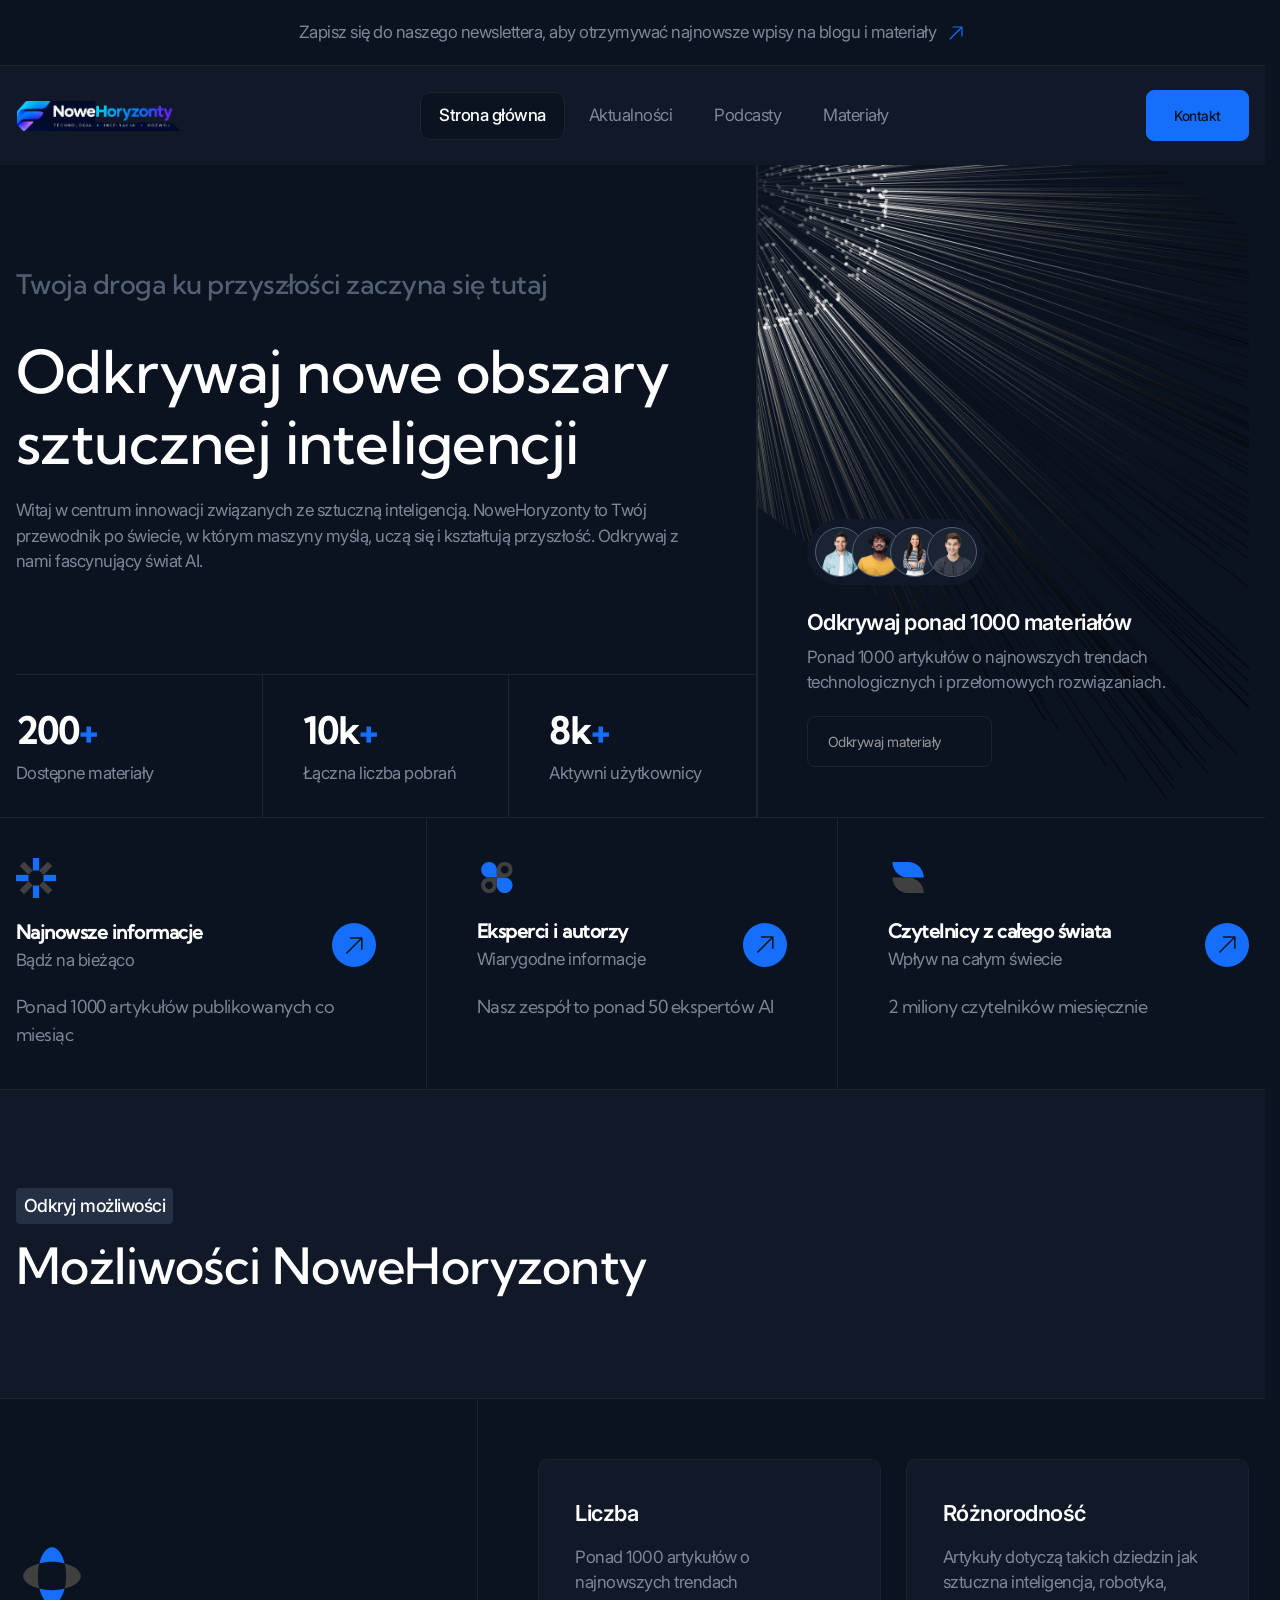
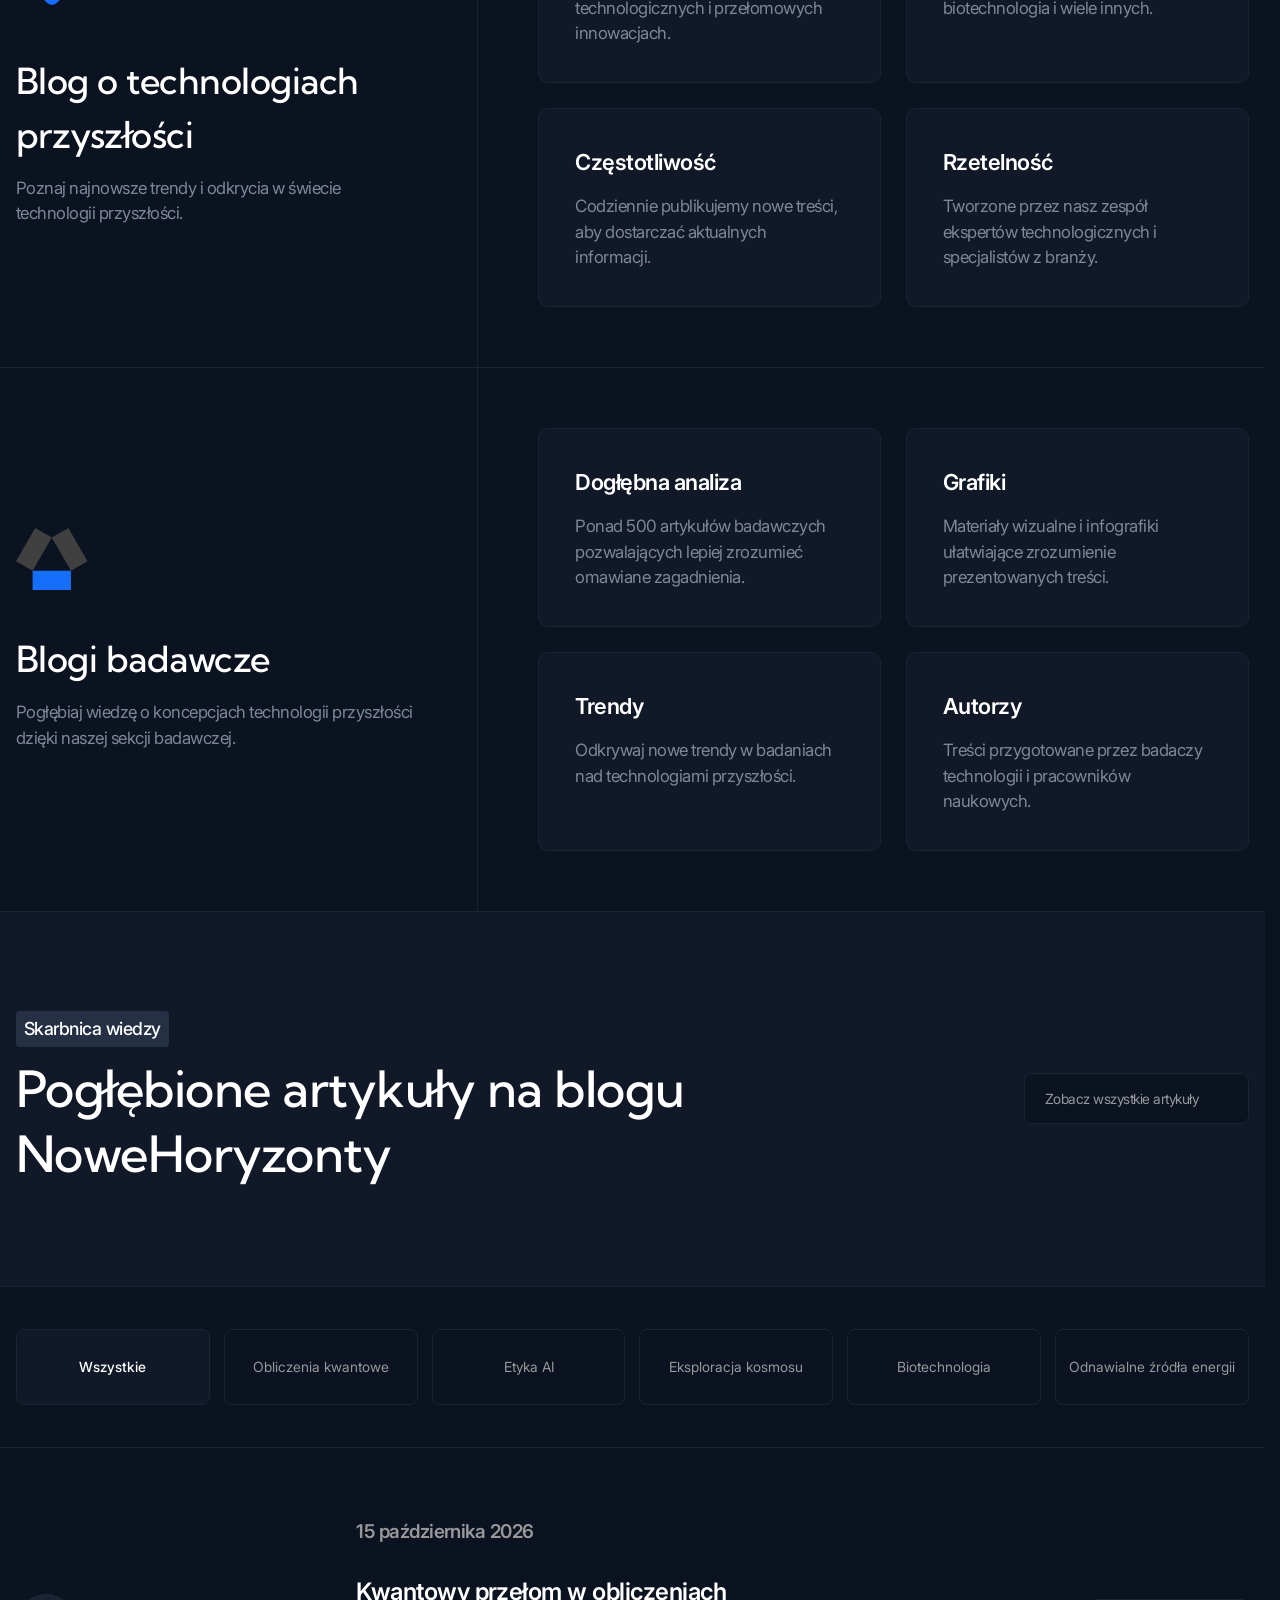
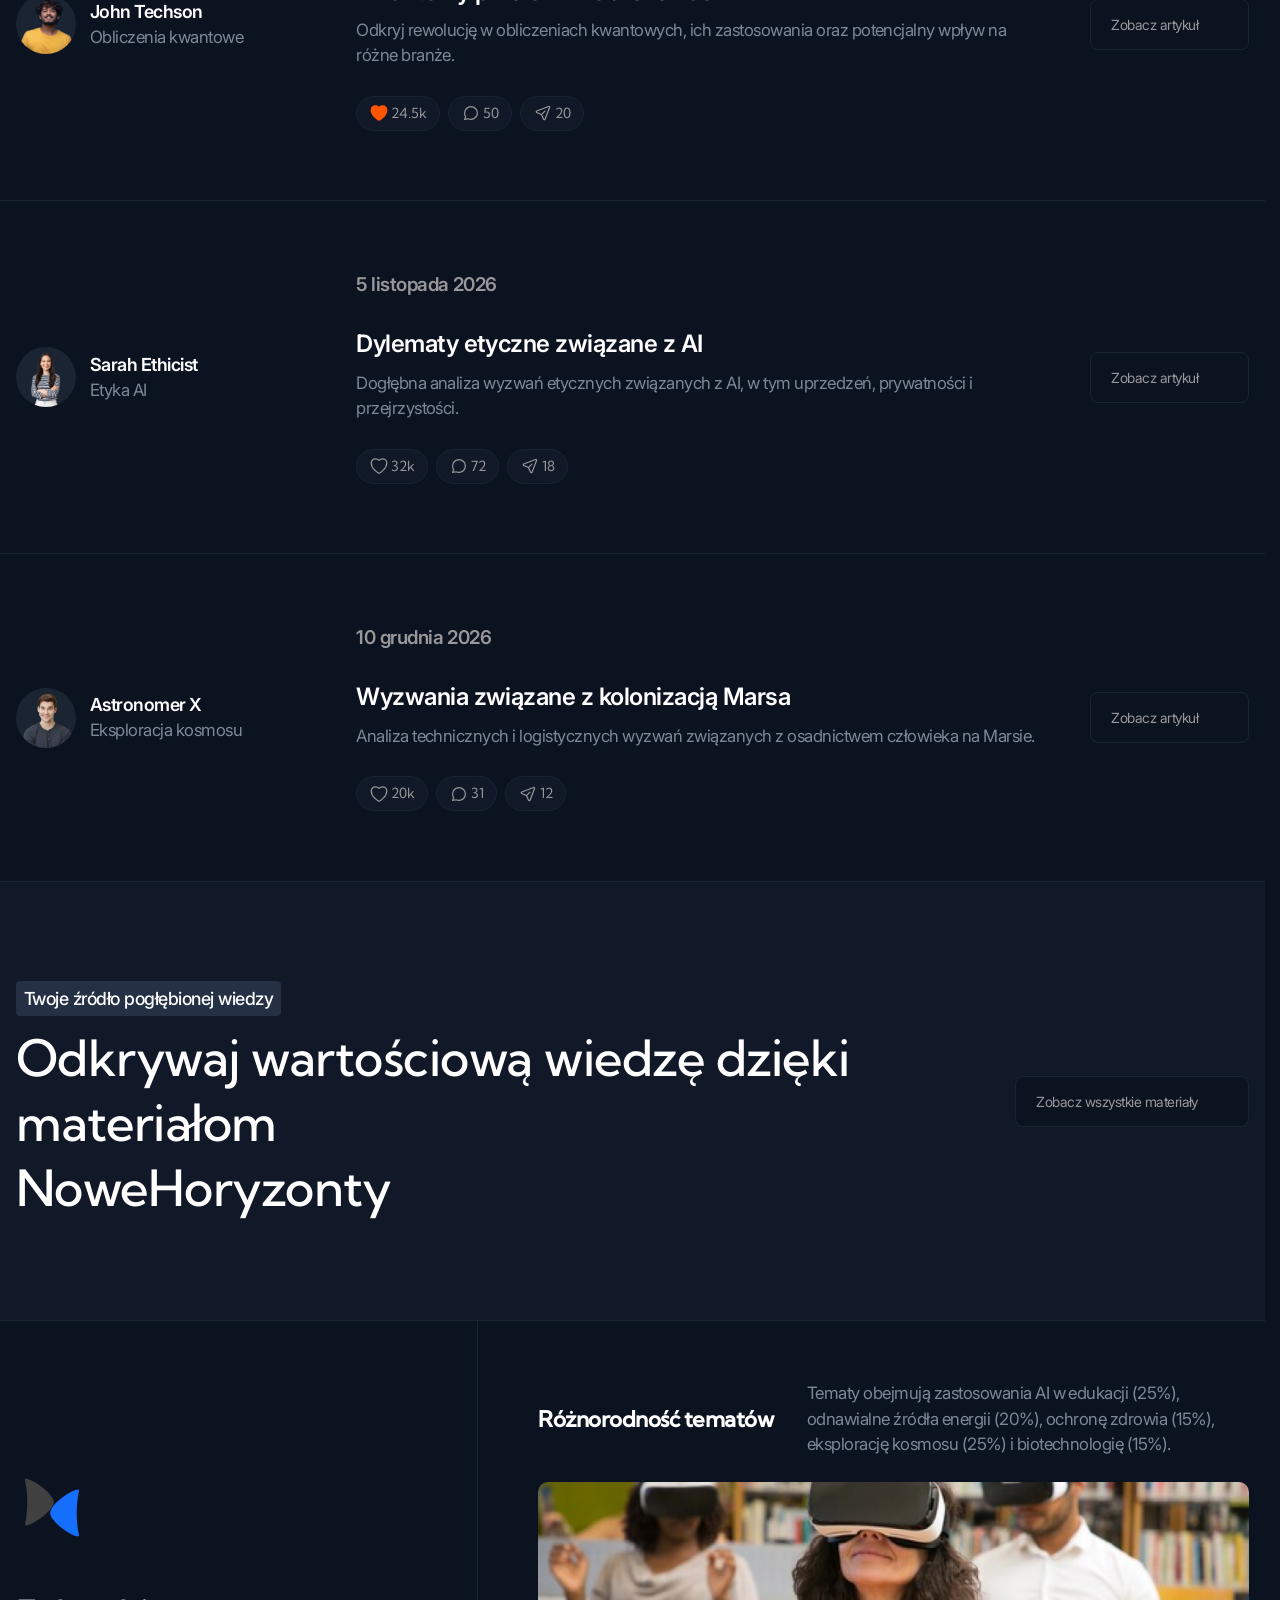
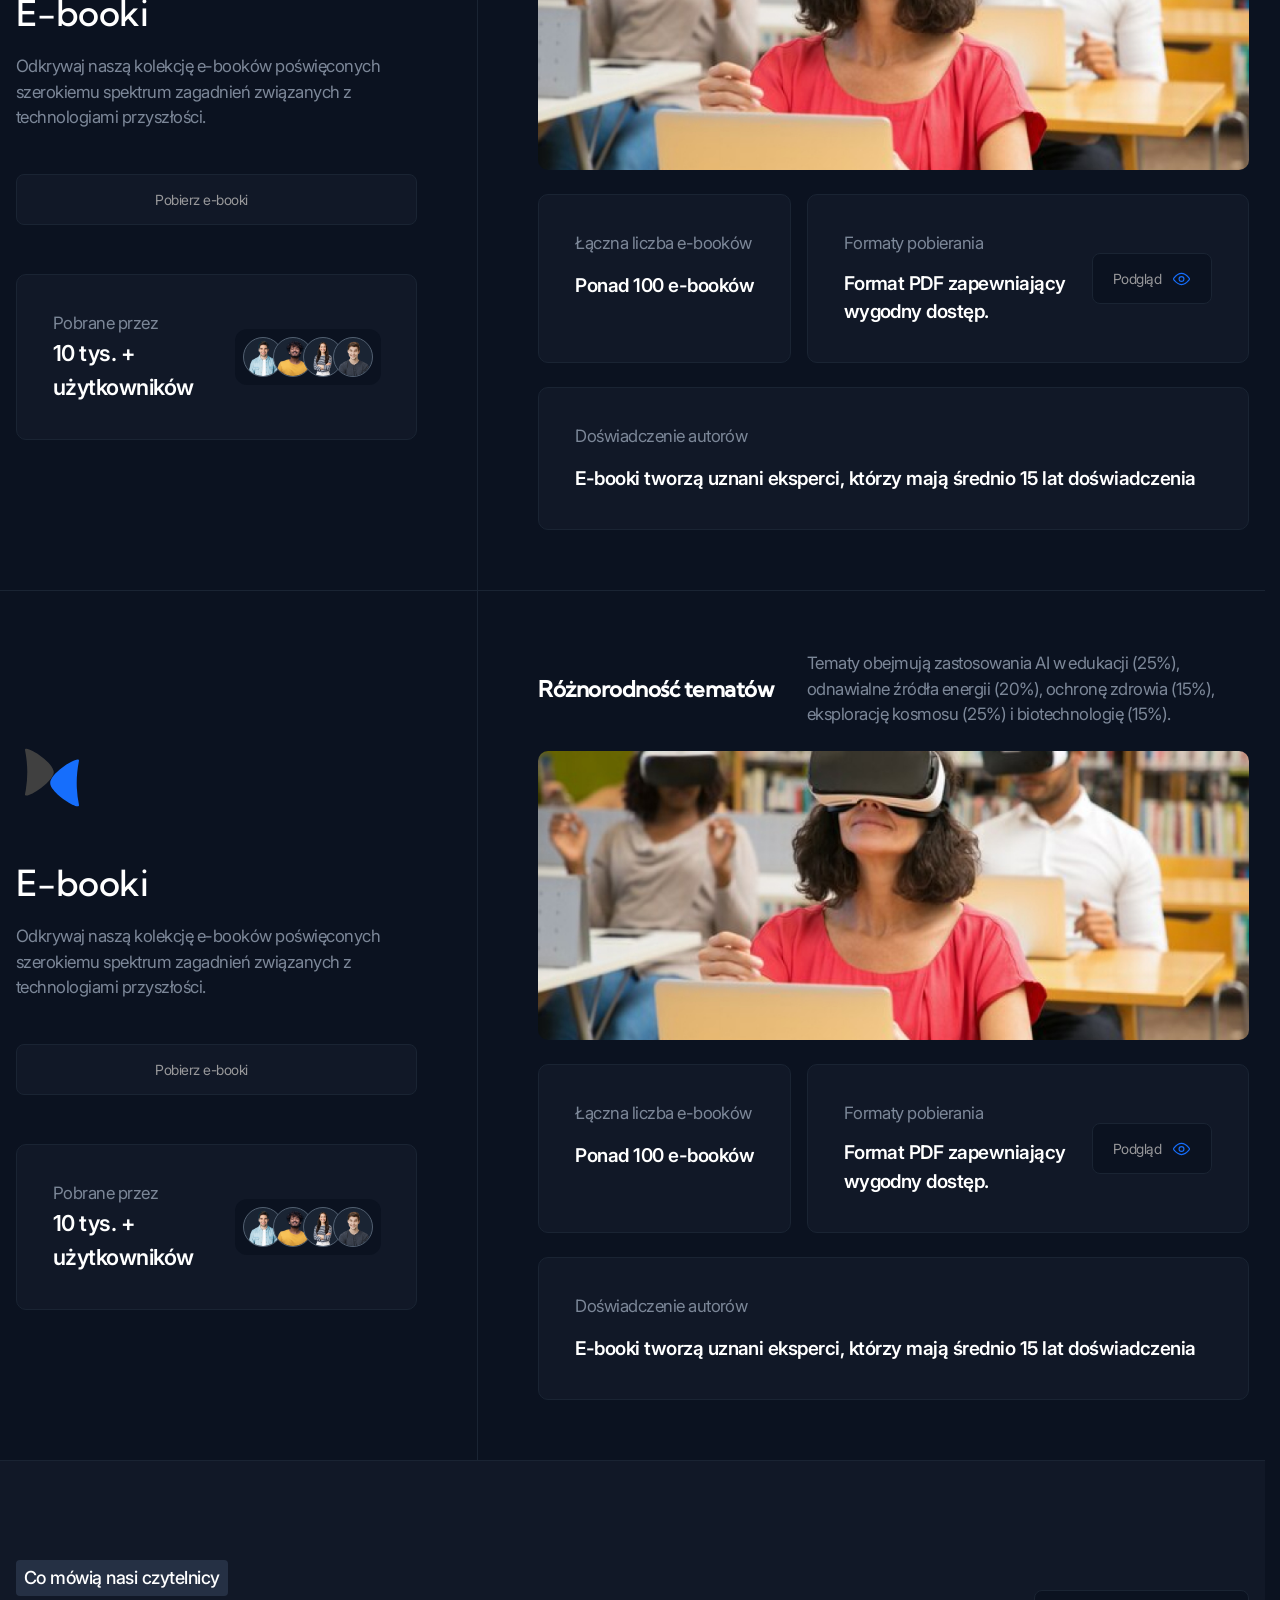
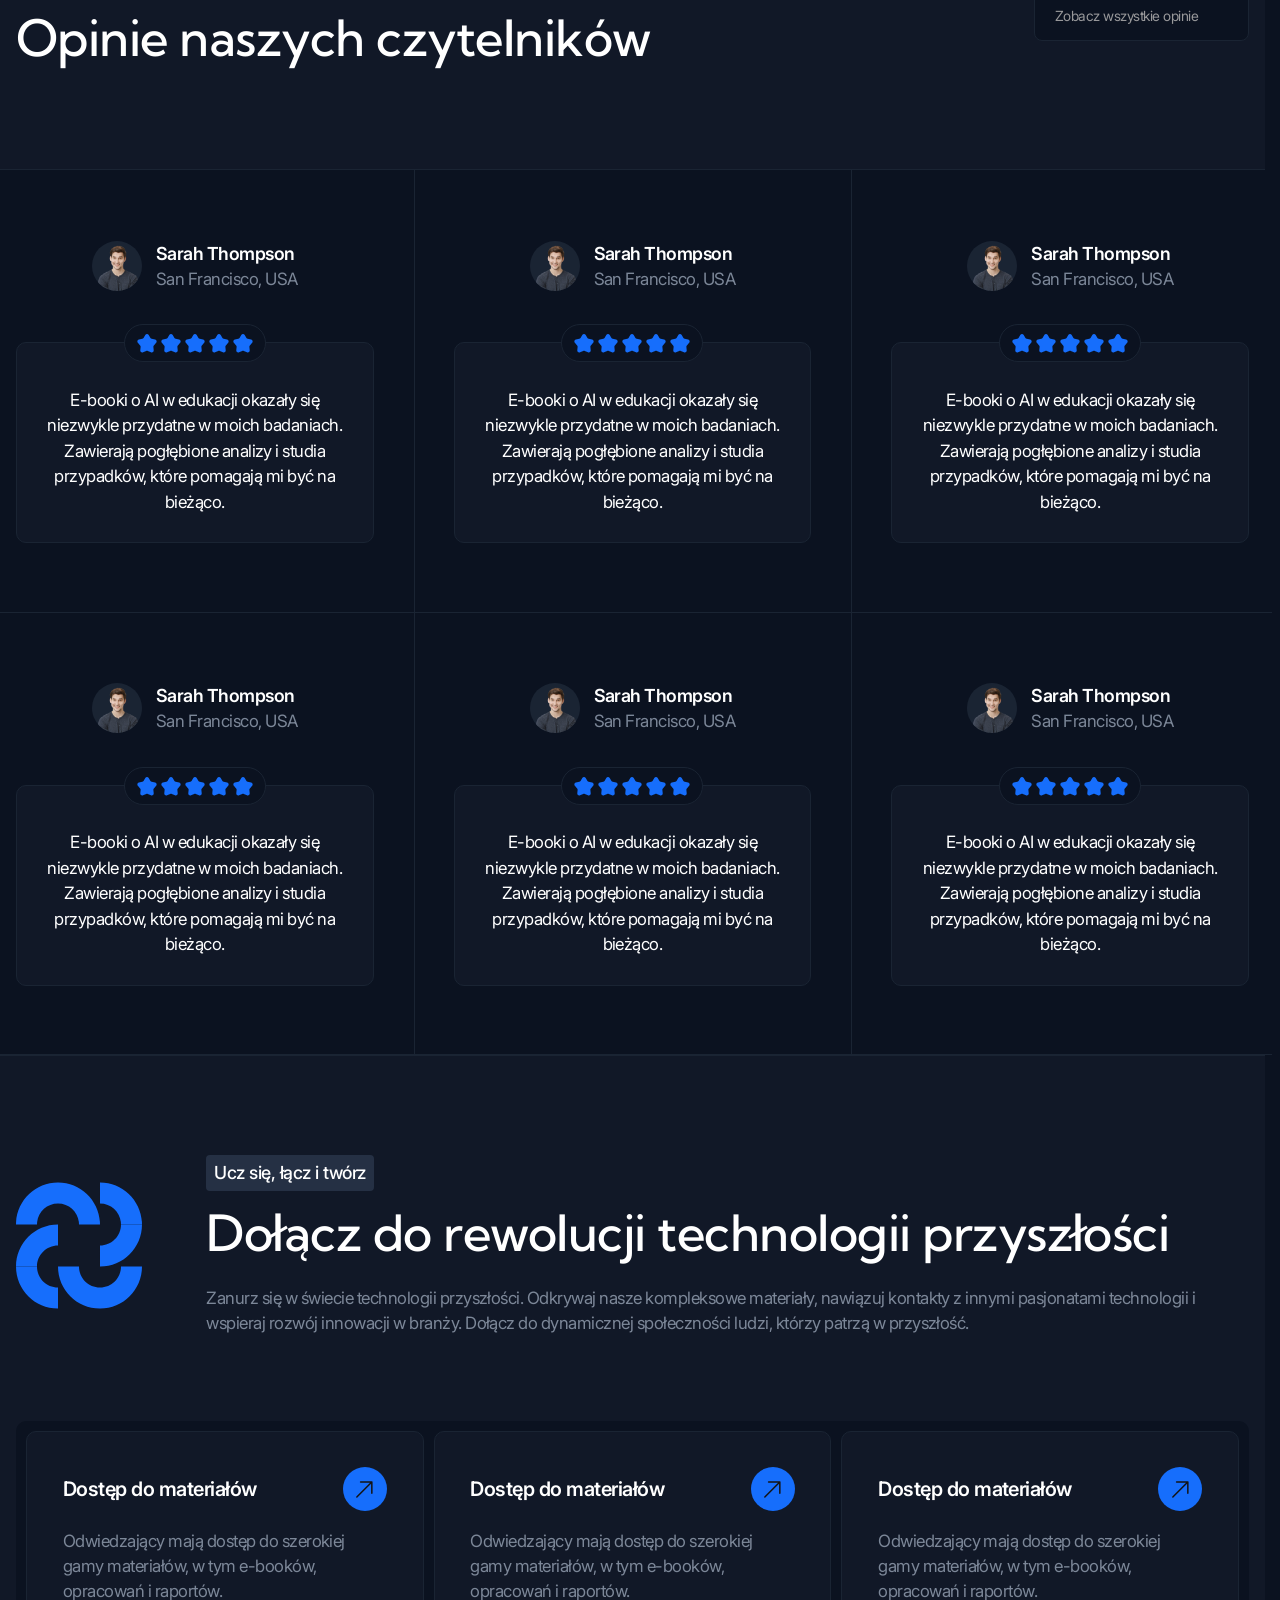
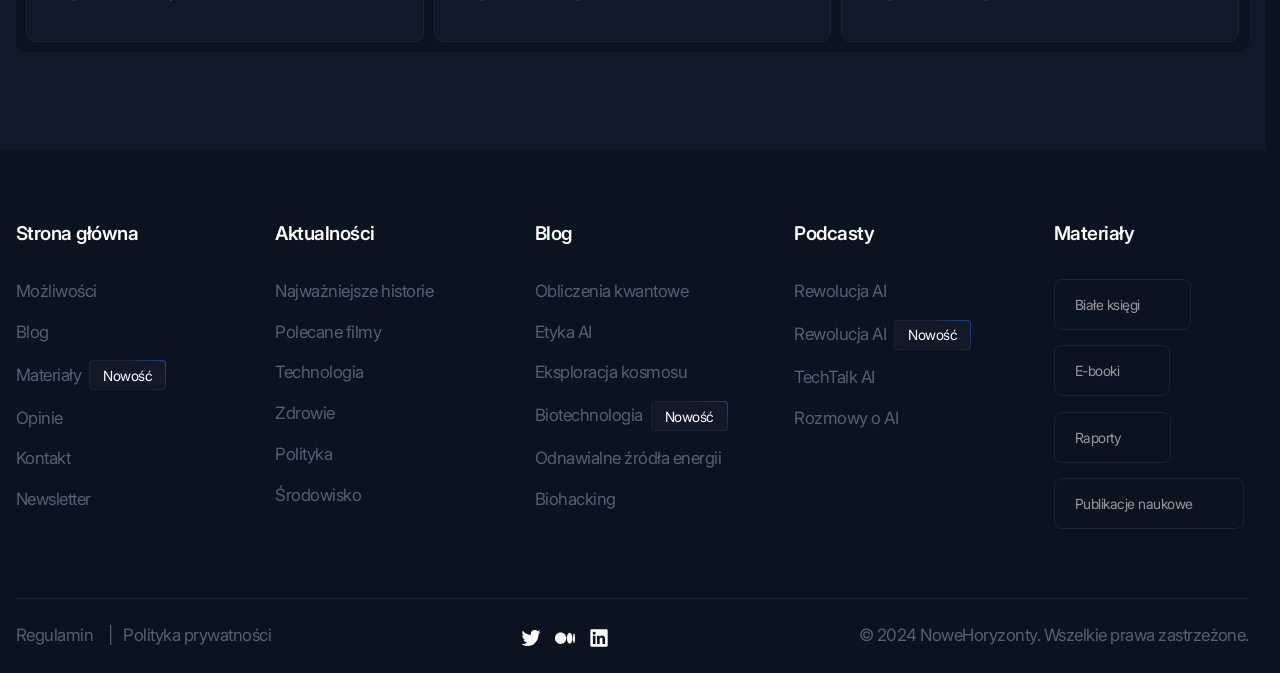
<file: webapp/index.html>
<!doctype html>
<html lang="pl">
<head>
    <meta charset="UTF-8">
    <meta name="viewport"
          content="width=device-width, user-scalable=no, initial-scale=1.0, maximum-scale=1.0, minimum-scale=1.0">
    <meta http-equiv="X-UA-Compatible" content="ie=edge">
    <title>NoweHoryzonty | Strona główna</title>
    <link rel="stylesheet" href="./styles/main.css" />
    <script src="./scripts/main.js" type="module"></script>

</head>
<body>

<div data-header></div>
<main>
    <section class="hero" aria-labelledby="hero-title">
        <div class="hero__main container">
            <div class="hero__body">
                <p class="hero__subtitle">Twoja droga ku przyszłości zaczyna się tutaj</p>
                <h1 class="hero__title" id="hero-title">Odkrywaj nowe obszary sztucznej inteligencji</h1>
                <div class="hero__description">
                    <p>Witaj w centrum innowacji związanych ze sztuczną inteligencją. NoweHoryzonty to Twój przewodnik po świecie, w którym maszyny myślą, uczą się i kształtują przyszłość. Odkrywaj z nami fascynujący świat AI.
                    </p>
                </div>
            </div>
            <div class="hero__metrics metrics full-vw-line full-vw-line--top full-vw-line--left">
                <dl class="metrics__list">
                    <div class="metrics__item">
                        <dt class="metrics__key">Dostępne materiały</dt>
                        <dd class="metrics__value h3">200<span class="metrics__sign">+</span></dd>
                    </div>
                    <div class="metrics__item">
                        <dt class="metrics__key">Łączna liczba pobrań</dt>
                        <dd class="metrics__value h3">10k<span class="metrics__sign">+</span></dd>
                    </div>
                    <div class="metrics__item">
                        <dt class="metrics__key">Aktywni użytkownicy</dt>
                        <dd class="metrics__value h3">8k<span class="metrics__sign">+</span></dd>
                    </div>
                </dl>
            </div>
            <div class="hero__resources-preview resources-preview">
                <div class="resources-preview__team team">
                    <img
                            class="team__person"
                            src="./images/team/1.png"
                            alt=""
                            width="60" height="60" loading="lazy"
                    />
                    <img
                            class="team__person"
                            src="./images/team/2.png"
                            alt=""
                            width="60" height="60" loading="lazy"
                    />
                    <img
                            class="team__person"
                            src="./images/team/3.png"
                            alt=""
                            width="60" height="60" loading="lazy"
                    />
                    <img
                            class="team__person"
                            src="./images/team/4.png"
                            alt=""
                            width="60" height="60" loading="lazy"
                    />
                </div>
                <div class="resources-preview__body">
                    <p class="resources-preview__title h5">Odkrywaj ponad 1000 materiałów</p>
                    <p class="resources-preview__subtitle">Ponad 1000 artykułów o najnowszych trendach technologicznych i przełomowych rozwiązaniach.
                    </p>
                </div>
                <a class="resources-preview__button button" href="/news.html">
                    <span class="icon icon--yellow-arrow">Odkrywaj materiały</span>
                </a>
            </div>
        </div>
        <div class="hero__advantages">
            <h2 class="visually-hidden">Nasze atuty</h2>
            <ul class="hero__advantages-list container">
                <li class="hero__advantages-item">
                    <div class="advantage-card">
                        <img
                                class="advantage-card__image"
                                src="./images/advantages/icon-1.svg"
                                alt=""
                                width="50" height="50" loading="lazy"
                        />
                        <a class="advantage-card__link circle-icon" href="/">
                            <h3 class="advantage-card__title h6">Najnowsze informacje</h3>
                            <p class="advantage-card__subtitle">Bądź na bieżąco</p>
                        </a>
                        <p class="advantage-card__details">Ponad 1000 artykułów publikowanych co miesiąc</p>
                    </div>
                </li>
                <li class="hero__advantages-item">
                    <div class="advantage-card">
                        <img
                                class="advantage-card__image"
                                src="./images/advantages/icon-2.svg"
                                alt=""
                                width="50" height="50" loading="lazy"
                        />
                        <a class="advantage-card__link circle-icon" href="/">
                            <h3 class="advantage-card__title h6">Eksperci i autorzy</h3>
                            <p class="advantage-card__subtitle">Wiarygodne informacje</p>
                        </a>
                        <p class="advantage-card__details">Nasz zespół to ponad 50 ekspertów AI</p>
                    </div>
                </li>
                <li class="hero__advantages-item">
                    <div class="advantage-card">
                        <img
                                class="advantage-card__image"
                                src="./images/advantages/icon-3.svg"
                                alt=""
                                width="50" height="50" loading="lazy"
                        />
                        <a class="advantage-card__link circle-icon" href="/">
                            <h3 class="advantage-card__title h6">Czytelnicy z całego świata</h3>
                            <p class="advantage-card__subtitle">Wpływ na całym świecie</p>
                        </a>
                        <p class="advantage-card__details">2 miliony czytelników miesięcznie</p>
                    </div>
                </li>
            </ul>
        </div>
    </section>

    <section class="section" aria-labelledby="features-title">
        <header class="section__header">
            <div class="section__header-inner container">
                <div class="section__header-info">
                    <p class="section__subtitle tag">Odkryj możliwości</p>
                    <h2 class="section__title" id="features-title">Możliwości NoweHoryzonty</h2>
                </div>
            </div>
        </header>
        <div class="section__body">
            <ul class="list">
                <li class="list__item">
                    <div class="card container">
                        <div class="card__preview">
                            <div class="card__preview-main">
                                <img
                                        class="card__preview-icon"
                                        src="./images/features/1.svg"
                                        alt=""
                                        width="80" height="80" loading="lazy"
                                />
                                <div class="card__preview-info">
                                    <h3 class="card__preview-title">Blog o technologiach przyszłości</h3>
                                    <div class="card__preview-description">
                                        <p>Poznaj najnowsze trendy i odkrycia w świecie technologii przyszłości.</p>
                                    </div>
                                </div>
                            </div>
                        </div>
                        <div class="card__body">
                            <div class="card__grid card__grid--2-cols">
                                <div class="card__cell tile">
                                    <h4 class="card__cell-title h5">Liczba</h4>
                                    <p class="card__cell-description">Ponad 1000 artykułów o najnowszych trendach technologicznych i przełomowych innowacjach.</p>
                                </div>
                                <div class="card__cell tile">
                                    <h4 class="card__cell-title h5">Różnorodność</h4>
                                    <p class="card__cell-description">Artykuły dotyczą takich dziedzin jak sztuczna inteligencja, robotyka, biotechnologia i wiele innych.
                                    </p>
                                </div>
                                <div class="card__cell tile">
                                    <h4 class="card__cell-title h5">Częstotliwość</h4>
                                    <p class="card__cell-description">Codziennie publikujemy nowe treści, aby dostarczać aktualnych informacji.</p>
                                </div>
                                <div class="card__cell tile">
                                    <h4 class="card__cell-title h5">Rzetelność</h4>
                                    <p class="card__cell-description">Tworzone przez nasz zespół ekspertów technologicznych i specjalistów z branży.</p>
                                </div>

                            </div>
                        </div>
                    </div>
                </li>
                
                <li class="list__item">
                    <div class="card container">
                        <div class="card__preview">
                            <div class="card__preview-main">
                                <img
                                        class="card__preview-icon"
                                        src="./images/features/2.svg"
                                        alt=""
                                        width="80" height="80" loading="lazy"
                                />
                                <div class="card__preview-info">
                                    <h3 class="card__preview-title">Blogi badawcze</h3>
                                    <div class="card__preview-description">
                                        <p>Pogłębiaj wiedzę o koncepcjach technologii przyszłości dzięki naszej sekcji badawczej.</p>
                                    </div>
                                </div>
                            </div>
                        </div>
                        <div class="card__body">
                            <div class="card__grid card__grid--2-cols">
                                <div class="card__cell tile">
                                    <h4 class="card__cell-title h5">Dogłębna analiza</h4>
                                    <p class="card__cell-description">Ponad 500 artykułów badawczych pozwalających lepiej zrozumieć omawiane zagadnienia.</p>
                                </div>
                                <div class="card__cell tile">
                                    <h4 class="card__cell-title h5">Grafiki</h4>
                                    <p class="card__cell-description">Materiały wizualne i infografiki ułatwiające zrozumienie prezentowanych treści.</p>
                                </div>
                                <div class="card__cell tile">
                                    <h4 class="card__cell-title h5">Trendy</h4>
                                    <p class="card__cell-description">Odkrywaj nowe trendy w badaniach nad technologiami przyszłości.</p>
                                </div>
                                <div class="card__cell tile">
                                    <h4 class="card__cell-title h5">Autorzy</h4>
                                    <p class="card__cell-description">Treści przygotowane przez badaczy technologii i pracowników naukowych.</p>
                                </div>
                            </div>
                        </div>
                    </div>
                </li>
            </ul>
        </div>
    </section>

    <section class="section" aria-labelledby="blog-title">
        <header class="section__header">
            <div class="section__header-inner container">
                <div class="section__header-info">
                    <p class="section__subtitle tag">Skarbnica wiedzy</p>
                    <h2 class="section__title" id="blog-title">Pogłębione artykuły na blogu NoweHoryzonty</h2>
                </div>
                <div class="section__actions">
                    <a class="section__link button" href="./blog.html">
                        <span class="icon icon--yellow-arrow">Zobacz wszystkie artykuły</span>
                    </a>
                </div>
            </div>
        </header>
        <div class="section__body tabs" data-js-tabs>
            <h3 class="visually-hidden" id="blog-category-title">
                Kategoria bloga
            </h3>
            <header class="tabs__header">
                <div
                        class="tabs__buttons container"
                        role="tablist"
                        aria-labelledby="blog-category-title"
                >
                    <button
                            class="tabs__button is-active"
                            id="tab-1"
                            type="button"
                            role="tab"
                            aria-controls="tabpanel-1"
                            data-js-tabs-button
                            aria-selected="true"
                    >
                        Wszystkie
                    </button>
                    <button
                            class="tabs__button"
                            id="tab-2"
                            type="button"
                            role="tab"
                            aria-controls="tabpanel-2"
                            data-js-tabs-button
                            aria-selected="false"
                            tabindex="-1"
                    >
                        Obliczenia kwantowe
                    </button>
                    <button
                            class="tabs__button"
                            id="tab-3"
                            type="button"
                            role="tab"
                            aria-controls="tabpanel-3"
                            data-js-tabs-button
                            aria-selected="false"
                            tabindex="-1"
                    >
                        Etyka AI
                    </button>
                    <button
                            class="tabs__button"
                            id="tab-4"
                            type="button"
                            role="tab"
                            aria-controls="tabpanel-4"
                            data-js-tabs-button
                            aria-selected="false"
                            tabindex="-1"
                    >
                        Eksploracja kosmosu
                    </button>
                    <button
                            class="tabs__button"
                            id="tab-5"
                            type="button"
                            role="tab"
                            aria-controls="tabpanel-5"
                            data-js-tabs-button
                            aria-selected="false"
                            tabindex="-1"
                    >
                        Biotechnologia
                    </button>
                    <button
                            class="tabs__button"
                            id="tab-6"
                            type="button"
                            role="tab"
                            aria-controls="tabpanel-6"
                            data-js-tabs-button
                            aria-selected="false"
                            tabindex="-1"
                    >
                        Odnawialne źródła energii
                    </button>
                </div>
            </header>
            <div class="tabs__body">
                <div
                        class="tabs__content is-active"
                        id="tabpanel-1"
                        aria-labelledby="tab-1"
                        tabindex="0"
                        data-js-tabs-content
                >
                    <ul class="list">
                        <li class="list__item">
                            <article class="blog-card container">
                                <div class="blog-card__author person-card">
                                    <img
                                            class="person-card__image"
                                            src="./images/blog/1.png"
                                            alt=""
                                            width="80" height="80" loading="lazy"
                                    />
                                    <div class="person-card__body">
                                        <p class="person-card__name">John Techson</p>
                                        <p class="person-card__department">Obliczenia kwantowe</p>
                                    </div>
                                </div>
                                <div class="blog-card__body">
                                    <time class="blog-card__date h6" datetime="2026-10-15">15 października 2026</time>
                                    <div class="blog-card__info">
                                        <h4 class="blog-card__title">Kwantowy przełom w obliczeniach</h4>
                                        <div class="blog-card__description">
                                            <p>Odkryj rewolucję w obliczeniach kwantowych, ich zastosowania oraz potencjalny wpływ na różne branże.</p>
                                        </div>
                                    </div>
                                    <div class="blog-card__actions blog-actions">
                                        <ul class="blog-actions__list">
                                            <li class="blog-actions__item">
                                                <button
                                                        class="blog-actions__button is-active"
                                                        type="button"
                                                        aria-label="Nie podoba mi się"
                                                        title="Nie podoba mi się"
                                                >
                            <span class="blog-actions__icon-wrapper">
                              <svg width="24" height="25" viewBox="0 0 24 25" fill="none" xmlns="http://www.w3.org/2000/svg">
                                <path d="M11.645 21.4107L11.6384 21.4071L11.6158 21.3949C11.5965 21.3844 11.5689 21.3693 11.5336 21.3496C11.4629 21.3101 11.3612 21.2524 11.233 21.1769C10.9765 21.0261 10.6132 20.8039 10.1785 20.515C9.31074 19.9381 8.15122 19.0901 6.9886 18.0063C4.68781 15.8615 2.25 12.6751 2.25 8.75C2.25 5.82194 4.7136 3.5 7.6875 3.5C9.43638 3.5 11.0023 4.29909 12 5.5516C12.9977 4.29909 14.5636 3.5 16.3125 3.5C19.2864 3.5 21.75 5.82194 21.75 8.75C21.75 12.6751 19.3122 15.8615 17.0114 18.0063C15.8488 19.0901 14.6893 19.9381 13.8215 20.515C13.3868 20.8039 13.0235 21.0261 12.767 21.1769C12.6388 21.2524 12.5371 21.3101 12.4664 21.3496C12.4311 21.3693 12.4035 21.3844 12.3842 21.3949L12.3616 21.4071L12.355 21.4107L12.3523 21.4121C12.1323 21.5289 11.8677 21.5289 11.6477 21.4121L11.645 21.4107Z" stroke="#666666" stroke-width="1.5" stroke-linejoin="round"/>
                              </svg>
                            </span>
                                                    <span>24.5k</span>
                                                </button>
                                            </li>
                                            <li class="blog-actions__item">
                                                <button
                                                        class="blog-actions__button"
                                                        type="button"
                                                        aria-label="Dyskutuj"
                                                        title="Dyskutuj"
                                                >
                            <span class="blog-actions__icon-wrapper">
                              <svg width="24" height="25" viewBox="0 0 24 25" fill="none" xmlns="http://www.w3.org/2000/svg">
                                <path d="M8.48581 19.6888C9.54657 20.2083 10.7392 20.5 12 20.5C16.4183 20.5 20 16.9183 20 12.5C20 8.08172 16.4183 4.5 12 4.5C7.58172 4.5 4 8.08172 4 12.5C4 14.1401 4.49356 15.665 5.34026 16.9341M8.48581 19.6888L4 20.5L5.34026 16.9341M8.48581 19.6888L8.49231 19.6877M5.34026 16.9341L5.34154 16.9308" stroke="#666666" stroke-width="1.5" stroke-linecap="round" stroke-linejoin="round"/>
                              </svg>
                            </span>
                                                    <span>50</span>
                                                </button>
                                            </li>
                                            <li class="blog-actions__item">
                                                <button
                                                        class="blog-actions__button"
                                                        type="button"
                                                        aria-label="Udostępnij"
                                                        title="Udostępnij"
                                                >
                            <span class="blog-actions__icon-wrapper">
                              <svg width="24" height="25" viewBox="0 0 24 25" fill="none" xmlns="http://www.w3.org/2000/svg">
                                <path d="M10.0384 14.4616L4.1719 11.7951C3.36454 11.4281 3.39898 10.2697 4.22673 9.95134L18.8999 4.30781C19.7087 3.99675 20.5033 4.79139 20.1922 5.60013L14.5487 20.2733C14.2303 21.1011 13.072 21.1355 12.705 20.3281L10.0384 14.4616ZM10.0384 14.4616L14.4231 10.077" stroke="#666666" stroke-width="1.5" stroke-linecap="round" stroke-linejoin="round"/>
                              </svg>
                            </span>
                                                    <span>20</span>
                                                </button>
                                            </li>
                                        </ul>
                                    </div>
                                </div>
                                <a class="blog-card__link button" href="/">
                                    <span class="icon icon--yellow-arrow">Zobacz artykuł</span>
                                </a>
                            </article>
                        </li>
                        <li class="list__item">
                            <article class="blog-card container">
                                <div class="blog-card__author person-card">
                                    <img
                                            class="person-card__image"
                                            src="./images/blog/2.png"
                                            alt=""
                                            width="80" height="80" loading="lazy"
                                    />
                                    <div class="person-card__body">
                                        <p class="person-card__name">Sarah Ethicist</p>
                                        <p class="person-card__department">Etyka AI</p>
                                    </div>
                                </div>
                                <div class="blog-card__body">
                                    <time class="blog-card__date h6" datetime="2026-11-05">5 listopada 2026</time>
                                    <div class="blog-card__info">
                                        <h4 class="blog-card__title">Dylematy etyczne związane z AI</h4>
                                        <div class="blog-card__description">
                                            <p>Dogłębna analiza wyzwań etycznych związanych z AI, w tym uprzedzeń, prywatności i przejrzystości.</p>
                                        </div>
                                    </div>
                                    <div class="blog-card__actions blog-actions">
                                        <ul class="blog-actions__list">
                                            <li class="blog-actions__item">
                                                <button
                                                        class="blog-actions__button"
                                                        type="button"
                                                        aria-label="Lubię to"
                                                        title="Lubię to"
                                                >
                            <span class="blog-actions__icon-wrapper">
                              <svg width="24" height="25" viewBox="0 0 24 25" fill="none" xmlns="http://www.w3.org/2000/svg">
                                <path d="M11.645 21.4107L11.6384 21.4071L11.6158 21.3949C11.5965 21.3844 11.5689 21.3693 11.5336 21.3496C11.4629 21.3101 11.3612 21.2524 11.233 21.1769C10.9765 21.0261 10.6132 20.8039 10.1785 20.515C9.31074 19.9381 8.15122 19.0901 6.9886 18.0063C4.68781 15.8615 2.25 12.6751 2.25 8.75C2.25 5.82194 4.7136 3.5 7.6875 3.5C9.43638 3.5 11.0023 4.29909 12 5.5516C12.9977 4.29909 14.5636 3.5 16.3125 3.5C19.2864 3.5 21.75 5.82194 21.75 8.75C21.75 12.6751 19.3122 15.8615 17.0114 18.0063C15.8488 19.0901 14.6893 19.9381 13.8215 20.515C13.3868 20.8039 13.0235 21.0261 12.767 21.1769C12.6388 21.2524 12.5371 21.3101 12.4664 21.3496C12.4311 21.3693 12.4035 21.3844 12.3842 21.3949L12.3616 21.4071L12.355 21.4107L12.3523 21.4121C12.1323 21.5289 11.8677 21.5289 11.6477 21.4121L11.645 21.4107Z" stroke="#666666" stroke-width="1.5" stroke-linejoin="round"/>
                              </svg>
                            </span>
                                                    <span>32k</span>
                                                </button>
                                            </li>
                                            <li class="blog-actions__item">
                                                <button
                                                        class="blog-actions__button"
                                                        type="button"
                                                        aria-label="Dyskutuj"
                                                        title="Dyskutuj"
                                                >
                            <span class="blog-actions__icon-wrapper">
                              <svg width="24" height="25" viewBox="0 0 24 25" fill="none" xmlns="http://www.w3.org/2000/svg">
                                <path d="M8.48581 19.6888C9.54657 20.2083 10.7392 20.5 12 20.5C16.4183 20.5 20 16.9183 20 12.5C20 8.08172 16.4183 4.5 12 4.5C7.58172 4.5 4 8.08172 4 12.5C4 14.1401 4.49356 15.665 5.34026 16.9341M8.48581 19.6888L4 20.5L5.34026 16.9341M8.48581 19.6888L8.49231 19.6877M5.34026 16.9341L5.34154 16.9308" stroke="#666666" stroke-width="1.5" stroke-linecap="round" stroke-linejoin="round"/>
                              </svg>
                            </span>
                                                    <span>72</span>
                                                </button>
                                            </li>
                                            <li class="blog-actions__item">
                                                <button
                                                        class="blog-actions__button"
                                                        type="button"
                                                        aria-label="Udostępnij"
                                                        title="Udostępnij"
                                                >
                            <span class="blog-actions__icon-wrapper">
                              <svg width="24" height="25" viewBox="0 0 24 25" fill="none" xmlns="http://www.w3.org/2000/svg">
                                <path d="M10.0384 14.4616L4.1719 11.7951C3.36454 11.4281 3.39898 10.2697 4.22673 9.95134L18.8999 4.30781C19.7087 3.99675 20.5033 4.79139 20.1922 5.60013L14.5487 20.2733C14.2303 21.1011 13.072 21.1355 12.705 20.3281L10.0384 14.4616ZM10.0384 14.4616L14.4231 10.077" stroke="#666666" stroke-width="1.5" stroke-linecap="round" stroke-linejoin="round"/>
                              </svg>
                            </span>
                                                    <span>18</span>
                                                </button>
                                            </li>
                                        </ul>
                                    </div>
                                </div>
                                <a class="blog-card__link button" href="/">
                                    <span class="icon icon--yellow-arrow">Zobacz artykuł</span>
                                </a>
                            </article>
                        </li>
                        <li class="list__item">
                            <article class="blog-card container">
                                <div class="blog-card__author person-card">
                                    <img
                                            class="person-card__image"
                                            src="./images/blog/3.png"
                                            alt=""
                                            width="80" height="80" loading="lazy"
                                    />
                                    <div class="person-card__body">
                                        <p class="person-card__name">Astronomer X</p>
                                        <p class="person-card__department">Eksploracja kosmosu</p>
                                    </div>
                                </div>
                                <div class="blog-card__body">
                                    <time class="blog-card__date h6" datetime="2026-12-10">10 grudnia 2026</time>
                                    <div class="blog-card__info">
                                        <h4 class="blog-card__title">Wyzwania związane z kolonizacją Marsa</h4>
                                        <div class="blog-card__description">
                                            <p>Analiza technicznych i logistycznych wyzwań związanych z osadnictwem człowieka na Marsie.</p>
                                        </div>
                                    </div>
                                    <div class="blog-card__actions blog-actions">
                                        <ul class="blog-actions__list">
                                            <li class="blog-actions__item">
                                                <button
                                                        class="blog-actions__button"
                                                        type="button"
                                                        aria-label="Lubię to"
                                                        title="Lubię to"
                                                >
                            <span class="blog-actions__icon-wrapper">
                              <svg width="24" height="25" viewBox="0 0 24 25" fill="none" xmlns="http://www.w3.org/2000/svg">
                                <path d="M11.645 21.4107L11.6384 21.4071L11.6158 21.3949C11.5965 21.3844 11.5689 21.3693 11.5336 21.3496C11.4629 21.3101 11.3612 21.2524 11.233 21.1769C10.9765 21.0261 10.6132 20.8039 10.1785 20.515C9.31074 19.9381 8.15122 19.0901 6.9886 18.0063C4.68781 15.8615 2.25 12.6751 2.25 8.75C2.25 5.82194 4.7136 3.5 7.6875 3.5C9.43638 3.5 11.0023 4.29909 12 5.5516C12.9977 4.29909 14.5636 3.5 16.3125 3.5C19.2864 3.5 21.75 5.82194 21.75 8.75C21.75 12.6751 19.3122 15.8615 17.0114 18.0063C15.8488 19.0901 14.6893 19.9381 13.8215 20.515C13.3868 20.8039 13.0235 21.0261 12.767 21.1769C12.6388 21.2524 12.5371 21.3101 12.4664 21.3496C12.4311 21.3693 12.4035 21.3844 12.3842 21.3949L12.3616 21.4071L12.355 21.4107L12.3523 21.4121C12.1323 21.5289 11.8677 21.5289 11.6477 21.4121L11.645 21.4107Z" stroke="#666666" stroke-width="1.5" stroke-linejoin="round"/>
                              </svg>
                            </span>
                                                    <span>20k</span>
                                                </button>
                                            </li>
                                            <li class="blog-actions__item">
                                                <button
                                                        class="blog-actions__button"
                                                        type="button"
                                                        aria-label="Dyskutuj"
                                                        title="Dyskutuj"
                                                >
                            <span class="blog-actions__icon-wrapper">
                              <svg width="24" height="25" viewBox="0 0 24 25" fill="none" xmlns="http://www.w3.org/2000/svg">
                                <path d="M8.48581 19.6888C9.54657 20.2083 10.7392 20.5 12 20.5C16.4183 20.5 20 16.9183 20 12.5C20 8.08172 16.4183 4.5 12 4.5C7.58172 4.5 4 8.08172 4 12.5C4 14.1401 4.49356 15.665 5.34026 16.9341M8.48581 19.6888L4 20.5L5.34026 16.9341M8.48581 19.6888L8.49231 19.6877M5.34026 16.9341L5.34154 16.9308" stroke="#666666" stroke-width="1.5" stroke-linecap="round" stroke-linejoin="round"/>
                              </svg>
                            </span>
                                                    <span>31</span>
                                                </button>
                                            </li>
                                            <li class="blog-actions__item">
                                                <button
                                                        class="blog-actions__button"
                                                        type="button"
                                                        aria-label="Udostępnij"
                                                        title="Udostępnij"
                                                >
                            <span class="blog-actions__icon-wrapper">
                              <svg width="24" height="25" viewBox="0 0 24 25" fill="none" xmlns="http://www.w3.org/2000/svg">
                                <path d="M10.0384 14.4616L4.1719 11.7951C3.36454 11.4281 3.39898 10.2697 4.22673 9.95134L18.8999 4.30781C19.7087 3.99675 20.5033 4.79139 20.1922 5.60013L14.5487 20.2733C14.2303 21.1011 13.072 21.1355 12.705 20.3281L10.0384 14.4616ZM10.0384 14.4616L14.4231 10.077" stroke="#666666" stroke-width="1.5" stroke-linecap="round" stroke-linejoin="round"/>
                              </svg>
                            </span>
                                                    <span>12</span>
                                                </button>
                                            </li>
                                        </ul>
                                    </div>
                                </div>
                                <a class="blog-card__link button" href="/">
                                    <span class="icon icon--yellow-arrow">Zobacz artykuł</span>
                                </a>
                            </article>
                        </li>
                    </ul>
                </div>
                <div
                        class="tabs__content"
                        id="tabpanel-2"
                        aria-labelledby="tab-2"
                        tabindex="0"
                        data-js-tabs-content
                >
                    Lorem ipsum dolor sit amet, consectetur adipisicing elit. Impedit, pariatur?
                </div>
                <div
                        class="tabs__content"
                        id="tabpanel-3"
                        aria-labelledby="tab-3"
                        tabindex="0"
                        data-js-tabs-content
                >
                    Lorem ipsum dolor sit amet, consectetur adipisicing elit. Impedit, pariatur?
                </div>
                <div
                        class="tabs__content"
                        id="tabpanel-4"
                        aria-labelledby="tab-4"
                        tabindex="0"
                        data-js-tabs-content
                >
                    Lorem ipsum dolor sit amet, consectetur adipisicing elit. Impedit, pariatur?
                </div>
                <div
                        class="tabs__content"
                        id="tabpanel-5"
                        aria-labelledby="tab-5"
                        tabindex="0"
                        data-js-tabs-content
                >
                    Lorem ipsum dolor sit amet, consectetur adipisicing elit. Impedit, pariatur?
                </div>
                <div
                        class="tabs__content"
                        id="tabpanel-6"
                        aria-labelledby="tab-6"
                        tabindex="0"
                        data-js-tabs-content
                >
                    Lorem ipsum dolor sit amet, consectetur adipisicing elit. Impedit, pariatur?
                </div>
            </div>
        </div>
    </section>

    <section class="section" aria-labelledby="resources-title">
        <header class="section__header">
            <div class="section__header-inner container">
                <div class="section__header-info">
                    <p class="section__subtitle tag">Twoje źródło pogłębionej wiedzy</p>
                    <h2 class="section__title" id="resources-title">Odkrywaj wartościową wiedzę dzięki materiałom<br/> NoweHoryzonty</h2>
                </div>
                <div class="section__actions">
                    <a class="section__link button" href="/">
                        <span class="icon icon--yellow-arrow">Zobacz wszystkie materiały</span>
                    </a>
                </div>
            </div>
        </header>
        <div class="section__body">
            <ul class="list">
                <li class="list__item">
                    <div class="card container">
                        <div class="card__preview">
                            <div class="card__preview-main">
                                <img
                                        class="card__preview-icon"
                                        src="./images/resources/icon-1.svg"
                                        alt=""
                                        width="80" height="80" loading="lazy"
                                />
                                <div class="card__preview-info">
                                    <h3 class="card__preview-title">E-booki</h3>
                                    <div class="card__preview-description">
                                        <p>Odkrywaj naszą kolekcję e-booków poświęconych szerokiemu spektrum zagadnień związanych z technologiami przyszłości.</p>
                                    </div>
                                </div>
                                <a class="card__preview-link button button--dark-gray" href="/">
                                    <span class="icon icon--yellow-arrow">Pobierz e-booki</span>
                                </a>
                            </div>
                            <div class="card__preview-extra">
                                <div class="download-info tile">
                                    <div class="download-info__body">
                                        <p class="download-info__title">Pobrane przez</p>
                                        <p class="download-info__subtitle h5">10 tys. + użytkowników</p>
                                    </div>
                                    <div class="download-info__team team">
                                        <img
                                                class="team__person"
                                                src="./images/team/1.png"
                                                alt=""
                                                width="50" height="50" loading="lazy"
                                        />
                                        <img
                                                class="team__person"
                                                src="./images/team/2.png"
                                                alt=""
                                                width="50" height="50" loading="lazy"
                                        />
                                        <img
                                                class="team__person"
                                                src="./images/team/3.png"
                                                alt=""
                                                width="50" height="50" loading="lazy"
                                        />
                                        <img
                                                class="team__person"
                                                src="./images/team/4.png"
                                                alt=""
                                                width="50" height="50" loading="lazy"
                                        />
                                    </div>
                                </div>
                            </div>
                        </div>
                        <div class="card__body">
                            <div class="card__grid card__grid--2-cols-alt">
                                <div class="card__cell">
                                    <h3 class="card__cell-title h5">Różnorodność tematów</h3>
                                </div>
                                <div class="card__cell">
                                    <p class="card__cell-description">
                                        Tematy obejmują zastosowania AI w edukacji (25%), odnawialne źródła energii (20%), ochronę zdrowia (15%), eksplorację kosmosu (25%) i biotechnologię (15%).
                                    </p>
                                </div>
                                <div class="card__cell card__cell--wide">
                                    <img
                                            class="card__cell-image"
                                            src="./images/resources/details-1.jpg"
                                            alt=""
                                            width="917" height="332" loading="lazy"
                                    />
                                </div>
                                <div class="card__cell tile">
                                    <h4 class="card__cell-subtitle">Łączna liczba e-booków</h4>
                                    <p class="card__cell-description h6">Ponad 100 e-booków</p>
                                </div>
                                <div class="card__cell tile">
                                    <h4 class="card__cell-subtitle">Formaty pobierania</h4>
                                    <p class="card__cell-description h6">Format PDF zapewniający wygodny dostęp.</p>
                                    <a class="card__cell-link button" href="/">
                                        <span class="icon icon--yellow-eye">Podgląd</span>
                                    </a>
                                </div>
                                <div class="card__cell card__cell--wide tile">
                                    <h4 class="card__cell-subtitle">Doświadczenie autorów</h4>
                                    <p class="card__cell-description h6">E-booki tworzą uznani eksperci, którzy mają średnio 15 lat doświadczenia</p>
                                </div>
                            </div>
                        </div>
                    </div>
                </li>
                <li class="list__item">
                    <div class="card container">
                        <div class="card__preview">
                            <div class="card__preview-main">
                                <img
                                        class="card__preview-icon"
                                        src="./images/resources/icon-1.svg"
                                        alt=""
                                        width="80" height="80" loading="lazy"
                                />
                                <div class="card__preview-info">
                                    <h3 class="card__preview-title">E-booki</h3>
                                    <div class="card__preview-description">
                                        <p>Odkrywaj naszą kolekcję e-booków poświęconych szerokiemu spektrum zagadnień związanych z technologiami przyszłości.</p>
                                    </div>
                                </div>
                                <a class="card__preview-link button button--dark-gray" href="/">
                                    <span class="icon icon--yellow-arrow">Pobierz e-booki</span>
                                </a>
                            </div>
                            <div class="card__preview-extra">
                                <div class="download-info tile">
                                    <div class="download-info__body">
                                        <p class="download-info__title">Pobrane przez</p>
                                        <p class="download-info__subtitle h5">10 tys. + użytkowników</p>
                                    </div>
                                    <div class="download-info__team team">
                                        <img
                                                class="team__person"
                                                src="./images/team/1.png"
                                                alt=""
                                                width="50" height="50" loading="lazy"
                                        />
                                        <img
                                                class="team__person"
                                                src="./images/team/2.png"
                                                alt=""
                                                width="50" height="50" loading="lazy"
                                        />
                                        <img
                                                class="team__person"
                                                src="./images/team/3.png"
                                                alt=""
                                                width="50" height="50" loading="lazy"
                                        />
                                        <img
                                                class="team__person"
                                                src="./images/team/4.png"
                                                alt=""
                                                width="50" height="50" loading="lazy"
                                        />
                                    </div>
                                </div>
                            </div>
                        </div>
                        <div class="card__body">
                            <div class="card__grid card__grid--2-cols-alt">
                                <div class="card__cell">
                                    <h3 class="card__cell-title h5">Różnorodność tematów</h3>
                                </div>
                                <div class="card__cell">
                                    <p class="card__cell-description">
                                        Tematy obejmują zastosowania AI w edukacji (25%), odnawialne źródła energii (20%), ochronę zdrowia (15%), eksplorację kosmosu (25%) i biotechnologię (15%).
                                    </p>
                                </div>
                                <div class="card__cell card__cell--wide">
                                    <img
                                            class="card__cell-image"
                                            src="./images/resources/details-1.jpg"
                                            alt=""
                                            width="917" height="332" loading="lazy"
                                    />
                                </div>
                                <div class="card__cell tile">
                                    <h4 class="card__cell-subtitle">Łączna liczba e-booków</h4>
                                    <p class="card__cell-description h6">Ponad 100 e-booków</p>
                                </div>
                                <div class="card__cell tile">
                                    <h4 class="card__cell-subtitle">Formaty pobierania</h4>
                                    <p class="card__cell-description h6">Format PDF zapewniający wygodny dostęp.</p>
                                    <a class="card__cell-link button" href="/">
                                        <span class="icon icon--yellow-eye">Podgląd</span>
                                    </a>
                                </div>
                                <div class="card__cell card__cell--wide tile">
                                    <h4 class="card__cell-subtitle">Doświadczenie autorów</h4>
                                    <p class="card__cell-description h6">E-booki tworzą uznani eksperci, którzy mają średnio 15 lat doświadczenia</p>
                                </div>
                            </div>
                        </div>
                    </div>
                </li>
            </ul>
        </div>
    </section>

    <section class="section" aria-labelledby="reviews-title">
        <header class="section__header">
            <div class="section__header-inner container">
                <div class="section__header-info">
                    <p class="section__subtitle tag">Co mówią nasi czytelnicy</p>
                    <h2 class="section__title" id="reviews-title">Opinie naszych czytelników</h2>
                </div>
                <div class="section__actions">
                    <a class="section__link button" href="/">
                        <span class="icon icon--yellow-arrow">Zobacz wszystkie opinie</span>
                    </a>
                </div>
            </div>
        </header>
        <div class="section__body">
            <ul class="bordered-grid bordered-grid--3-cols container">
                <li class="bordered-grid__item">
                    <div class="review-card">
                        <div class="review-card__author person-card">
                            <img
                                    class="person-card__image"
                                    src="./images/blog/3.png"
                                    alt=""
                                    width="60" height="60" loading="lazy"
                            />
                            <div class="person-card__body">
                                <p class="person-card__name">Sarah Thompson</p>
                                <p class="person-card__department">San Francisco, USA</p>
                            </div>
                        </div>
                        <div class="review-card__body tile">
                            <div
                                    class="review-card__rating-view rating-view"
                                    aria-label="Ocena: 5 gwiazdek"
                                    title="Ocena: 5 gwiazdek"
                            >
                                <div class="rating-view__star is-active"></div>
                                <div class="rating-view__star is-active"></div>
                                <div class="rating-view__star is-active"></div>
                                <div class="rating-view__star is-active"></div>
                                <div class="rating-view__star is-active"></div>
                            </div>
                            <blockquote class="review-card__description">
                                <p>E-booki o AI w edukacji okazały się niezwykle przydatne w moich badaniach. Zawierają pogłębione analizy i studia przypadków, które pomagają mi być na bieżąco.</p>
                            </blockquote>
                        </div>
                    </div>
                </li>
                <li class="bordered-grid__item">
                    <div class="review-card">
                        <div class="review-card__author person-card">
                            <img
                                    class="person-card__image"
                                    src="./images/blog/3.png"
                                    alt=""
                                    width="60" height="60" loading="lazy"
                            />
                            <div class="person-card__body">
                                <p class="person-card__name">Sarah Thompson</p>
                                <p class="person-card__department">San Francisco, USA</p>
                            </div>
                        </div>
                        <div class="review-card__body tile">
                            <div
                                    class="review-card__rating-view rating-view"
                                    aria-label="Ocena: 5 gwiazdek"
                                    title="Ocena: 5 gwiazdek"
                            >
                                <div class="rating-view__star is-active"></div>
                                <div class="rating-view__star is-active"></div>
                                <div class="rating-view__star is-active"></div>
                                <div class="rating-view__star is-active"></div>
                                <div class="rating-view__star is-active"></div>
                            </div>
                            <blockquote class="review-card__description">
                                <p>E-booki o AI w edukacji okazały się niezwykle przydatne w moich badaniach. Zawierają pogłębione analizy i studia przypadków, które pomagają mi być na bieżąco.</p>
                            </blockquote>
                        </div>
                    </div>
                </li>
                <li class="bordered-grid__item">
                    <div class="review-card">
                        <div class="review-card__author person-card">
                            <img
                                    class="person-card__image"
                                    src="./images/blog/3.png"
                                    alt=""
                                    width="60" height="60" loading="lazy"
                            />
                            <div class="person-card__body">
                                <p class="person-card__name">Sarah Thompson</p>
                                <p class="person-card__department">San Francisco, USA</p>
                            </div>
                        </div>
                        <div class="review-card__body tile">
                            <div
                                    class="review-card__rating-view rating-view"
                                    aria-label="Ocena: 5 gwiazdek"
                                    title="Ocena: 5 gwiazdek"
                            >
                                <div class="rating-view__star is-active"></div>
                                <div class="rating-view__star is-active"></div>
                                <div class="rating-view__star is-active"></div>
                                <div class="rating-view__star is-active"></div>
                                <div class="rating-view__star is-active"></div>
                            </div>
                            <blockquote class="review-card__description">
                                <p>E-booki o AI w edukacji okazały się niezwykle przydatne w moich badaniach. Zawierają pogłębione analizy i studia przypadków, które pomagają mi być na bieżąco.</p>
                            </blockquote>
                        </div>
                    </div>
                </li>
                <li class="bordered-grid__item">
                    <div class="review-card">
                        <div class="review-card__author person-card">
                            <img
                                    class="person-card__image"
                                    src="./images/blog/3.png"
                                    alt=""
                                    width="60" height="60" loading="lazy"
                            />
                            <div class="person-card__body">
                                <p class="person-card__name">Sarah Thompson</p>
                                <p class="person-card__department">San Francisco, USA</p>
                            </div>
                        </div>
                        <div class="review-card__body tile">
                            <div
                                    class="review-card__rating-view rating-view"
                                    aria-label="Ocena: 5 gwiazdek"
                                    title="Ocena: 5 gwiazdek"
                            >
                                <div class="rating-view__star is-active"></div>
                                <div class="rating-view__star is-active"></div>
                                <div class="rating-view__star is-active"></div>
                                <div class="rating-view__star is-active"></div>
                                <div class="rating-view__star is-active"></div>
                            </div>
                            <blockquote class="review-card__description">
                                <p>E-booki o AI w edukacji okazały się niezwykle przydatne w moich badaniach. Zawierają pogłębione analizy i studia przypadków, które pomagają mi być na bieżąco.</p>
                            </blockquote>
                        </div>
                    </div>
                </li>
                <li class="bordered-grid__item">
                    <div class="review-card">
                        <div class="review-card__author person-card">
                            <img
                                    class="person-card__image"
                                    src="./images/blog/3.png"
                                    alt=""
                                    width="60" height="60" loading="lazy"
                            />
                            <div class="person-card__body">
                                <p class="person-card__name">Sarah Thompson</p>
                                <p class="person-card__department">San Francisco, USA</p>
                            </div>
                        </div>
                        <div class="review-card__body tile">
                            <div
                                    class="review-card__rating-view rating-view"
                                    aria-label="Ocena: 5 gwiazdek"
                                    title="Ocena: 5 gwiazdek"
                            >
                                <div class="rating-view__star is-active"></div>
                                <div class="rating-view__star is-active"></div>
                                <div class="rating-view__star is-active"></div>
                                <div class="rating-view__star is-active"></div>
                                <div class="rating-view__star is-active"></div>
                            </div>
                            <blockquote class="review-card__description">
                                <p>E-booki o AI w edukacji okazały się niezwykle przydatne w moich badaniach. Zawierają pogłębione analizy i studia przypadków, które pomagają mi być na bieżąco.</p>
                            </blockquote>
                        </div>
                    </div>
                </li>
                <li class="bordered-grid__item">
                    <div class="review-card">
                        <div class="review-card__author person-card">
                            <img
                                    class="person-card__image"
                                    src="./images/blog/3.png"
                                    alt=""
                                    width="60" height="60" loading="lazy"
                            />
                            <div class="person-card__body">
                                <p class="person-card__name">Sarah Thompson</p>
                                <p class="person-card__department">San Francisco, USA</p>
                            </div>
                        </div>
                        <div class="review-card__body tile">
                            <div
                                    class="review-card__rating-view rating-view"
                                    aria-label="Ocena: 5 gwiazdek"
                                    title="Ocena: 5 gwiazdek"
                            >
                                <div class="rating-view__star is-active"></div>
                                <div class="rating-view__star is-active"></div>
                                <div class="rating-view__star is-active"></div>
                                <div class="rating-view__star is-active"></div>
                                <div class="rating-view__star is-active"></div>
                            </div>
                            <blockquote class="review-card__description">
                                <p>E-booki o AI w edukacji okazały się niezwykle przydatne w moich badaniach. Zawierają pogłębione analizy i studia przypadków, które pomagają mi być na bieżąco.</p>
                            </blockquote>
                        </div>
                    </div>
                </li>
            </ul>
        </div>
    </section>

    <section class="about" aria-labelledby="about-title">
        <div class="about__inner container">
            <header class="about__header">
                <img
                        class="about__icon"
                        src="./images/about/icon.svg"
                        alt=""
                        width="150" height="150" loading="lazy"
                />
                <div class="about__info">
                    <p class="about__subtitle tag">Ucz się, łącz i twórz</p>
                    <h2 class="about__title" id="about-title">Dołącz do rewolucji technologii przyszłości</h2>
                </div>
                <div class="about__description">
                    <p>Zanurz się w świecie technologii przyszłości. Odkrywaj nasze kompleksowe materiały, nawiązuj kontakty z innymi pasjonatami technologii i wspieraj rozwój innowacji w branży. Dołącz do dynamicznej społeczności ludzi, którzy patrzą w przyszłość.</p>
                </div>
            </header>
            <ul class="about__list">
                <li class="about__item">
                    <a class="about-card tile" href="/">
                        <h3 class="about-card__title circle-icon">Dostęp do materiałów</h3>
                        <div class="about-card__description">
                            <p>Odwiedzający mają dostęp do szerokiej gamy materiałów, w tym e-booków, opracowań i raportów.</p>
                        </div>
                    </a>
                </li>
                <li class="about__item">
                    <a class="about-card tile" href="/">
                        <h3 class="about-card__title circle-icon">Dostęp do materiałów</h3>
                        <div class="about-card__description">
                            <p>Odwiedzający mają dostęp do szerokiej gamy materiałów, w tym e-booków, opracowań i raportów.</p>
                        </div>
                    </a>
                </li>
                <li class="about__item">
                    <a class="about-card tile" href="/">
                        <h3 class="about-card__title circle-icon">Dostęp do materiałów</h3>
                        <div class="about-card__description">
                            <p>Odwiedzający mają dostęp do szerokiej gamy materiałów, w tym e-booków, opracowań i raportów.</p>
                        </div>
                    </a>
                </li>
            </ul>
        </div>
    </section>
</main>

<div data-footer></div>


</body>
</html>
</file>
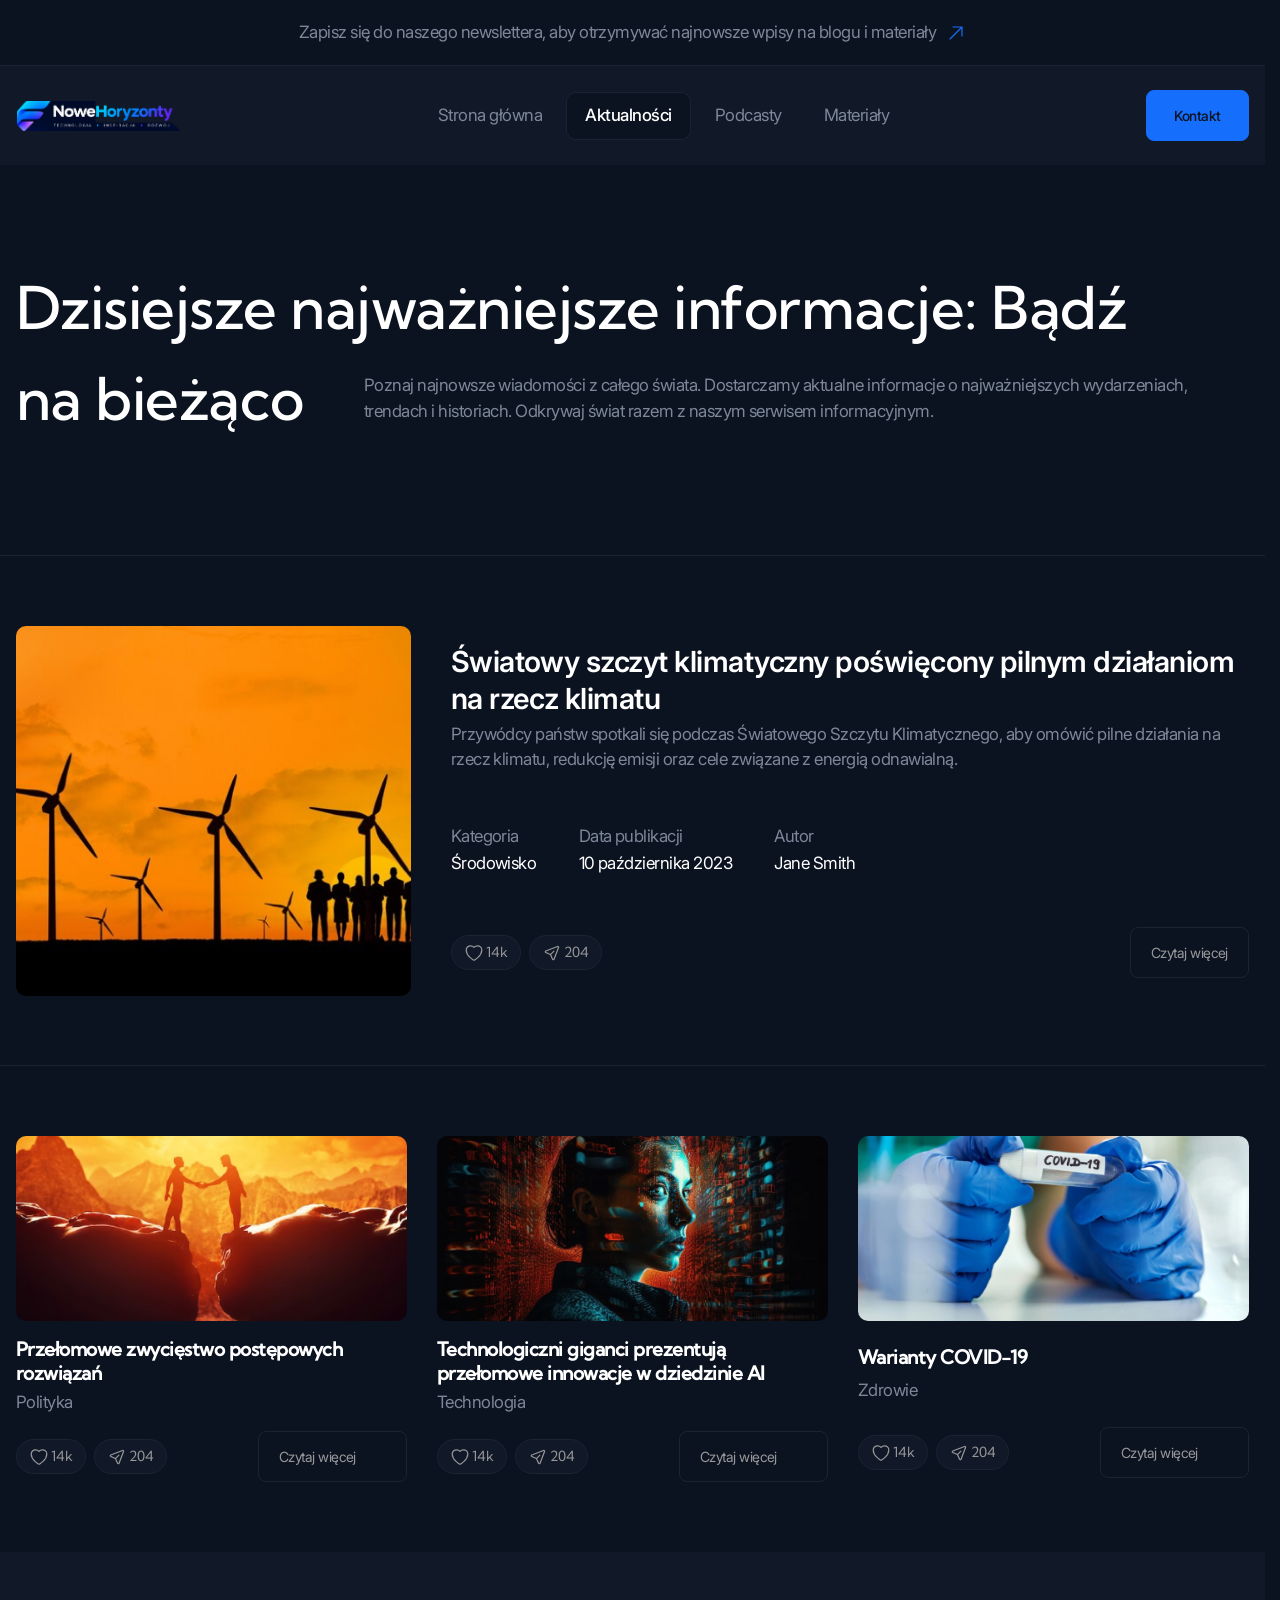
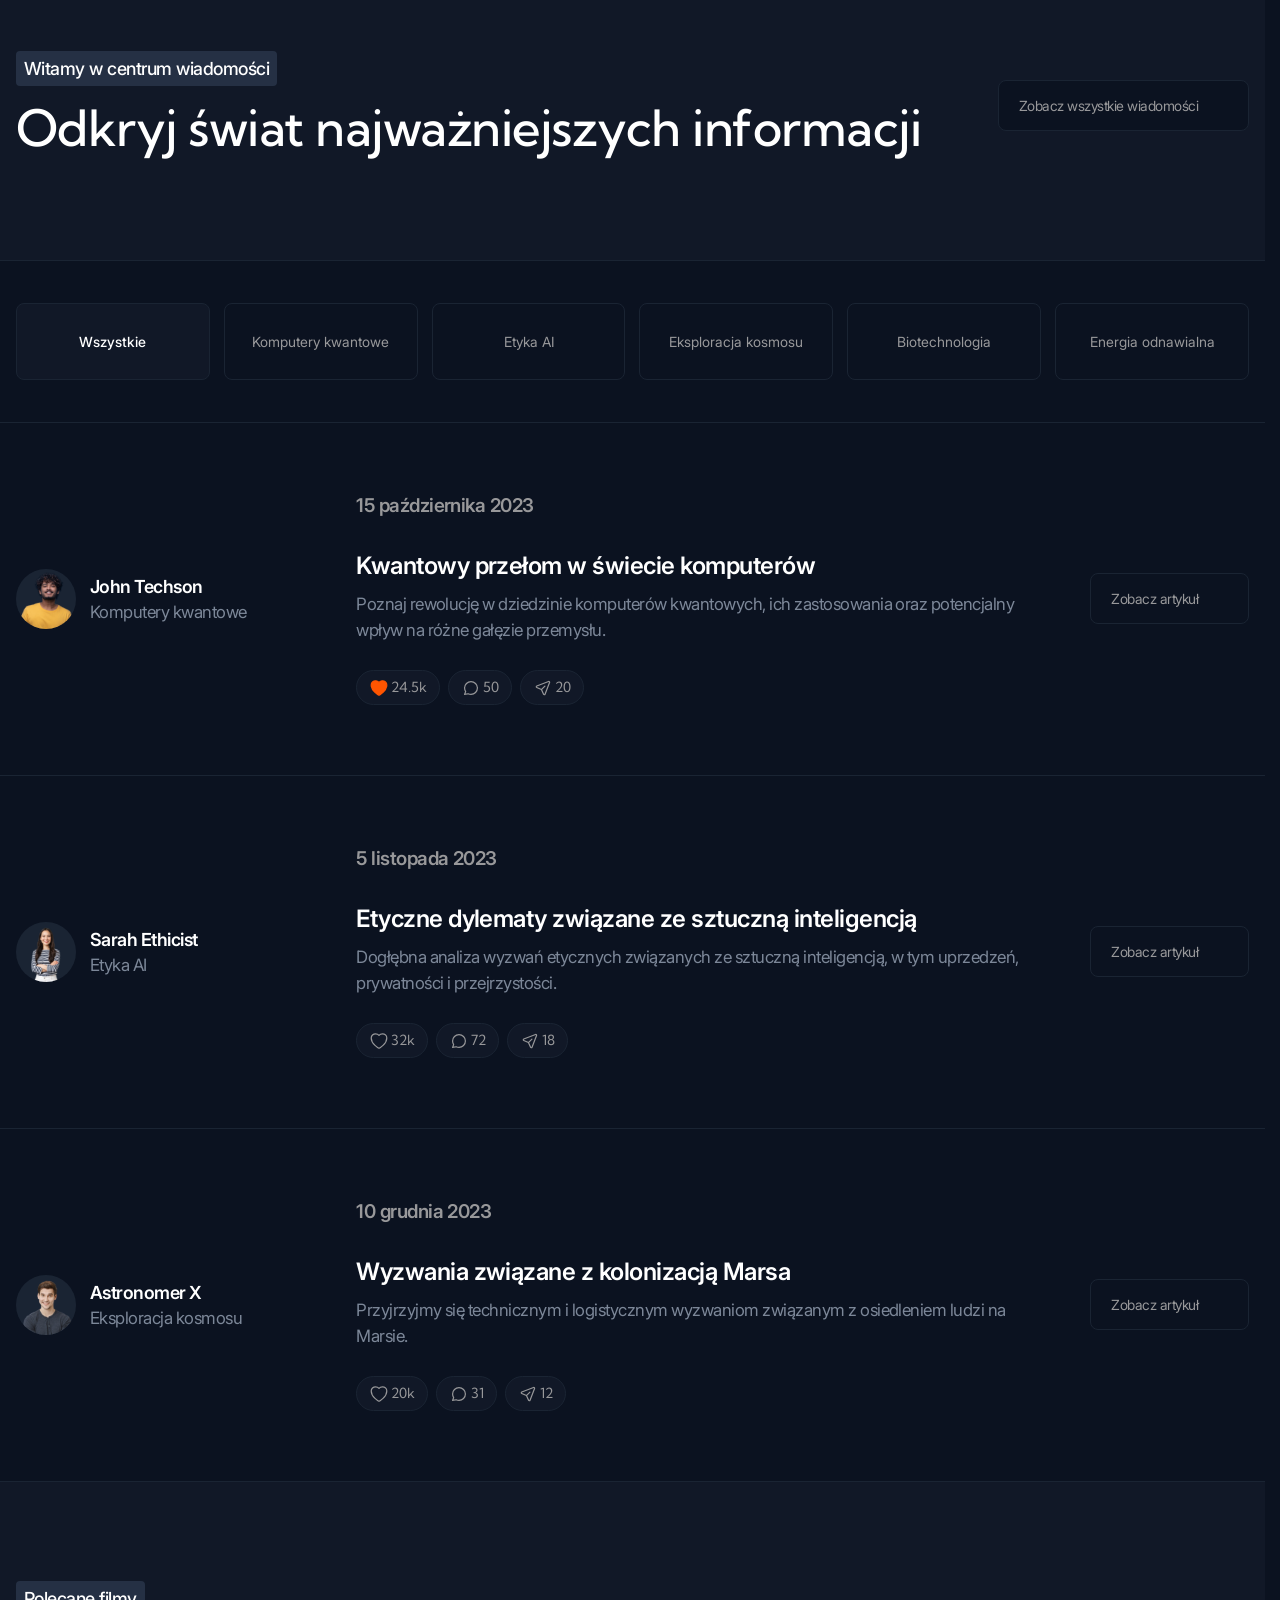
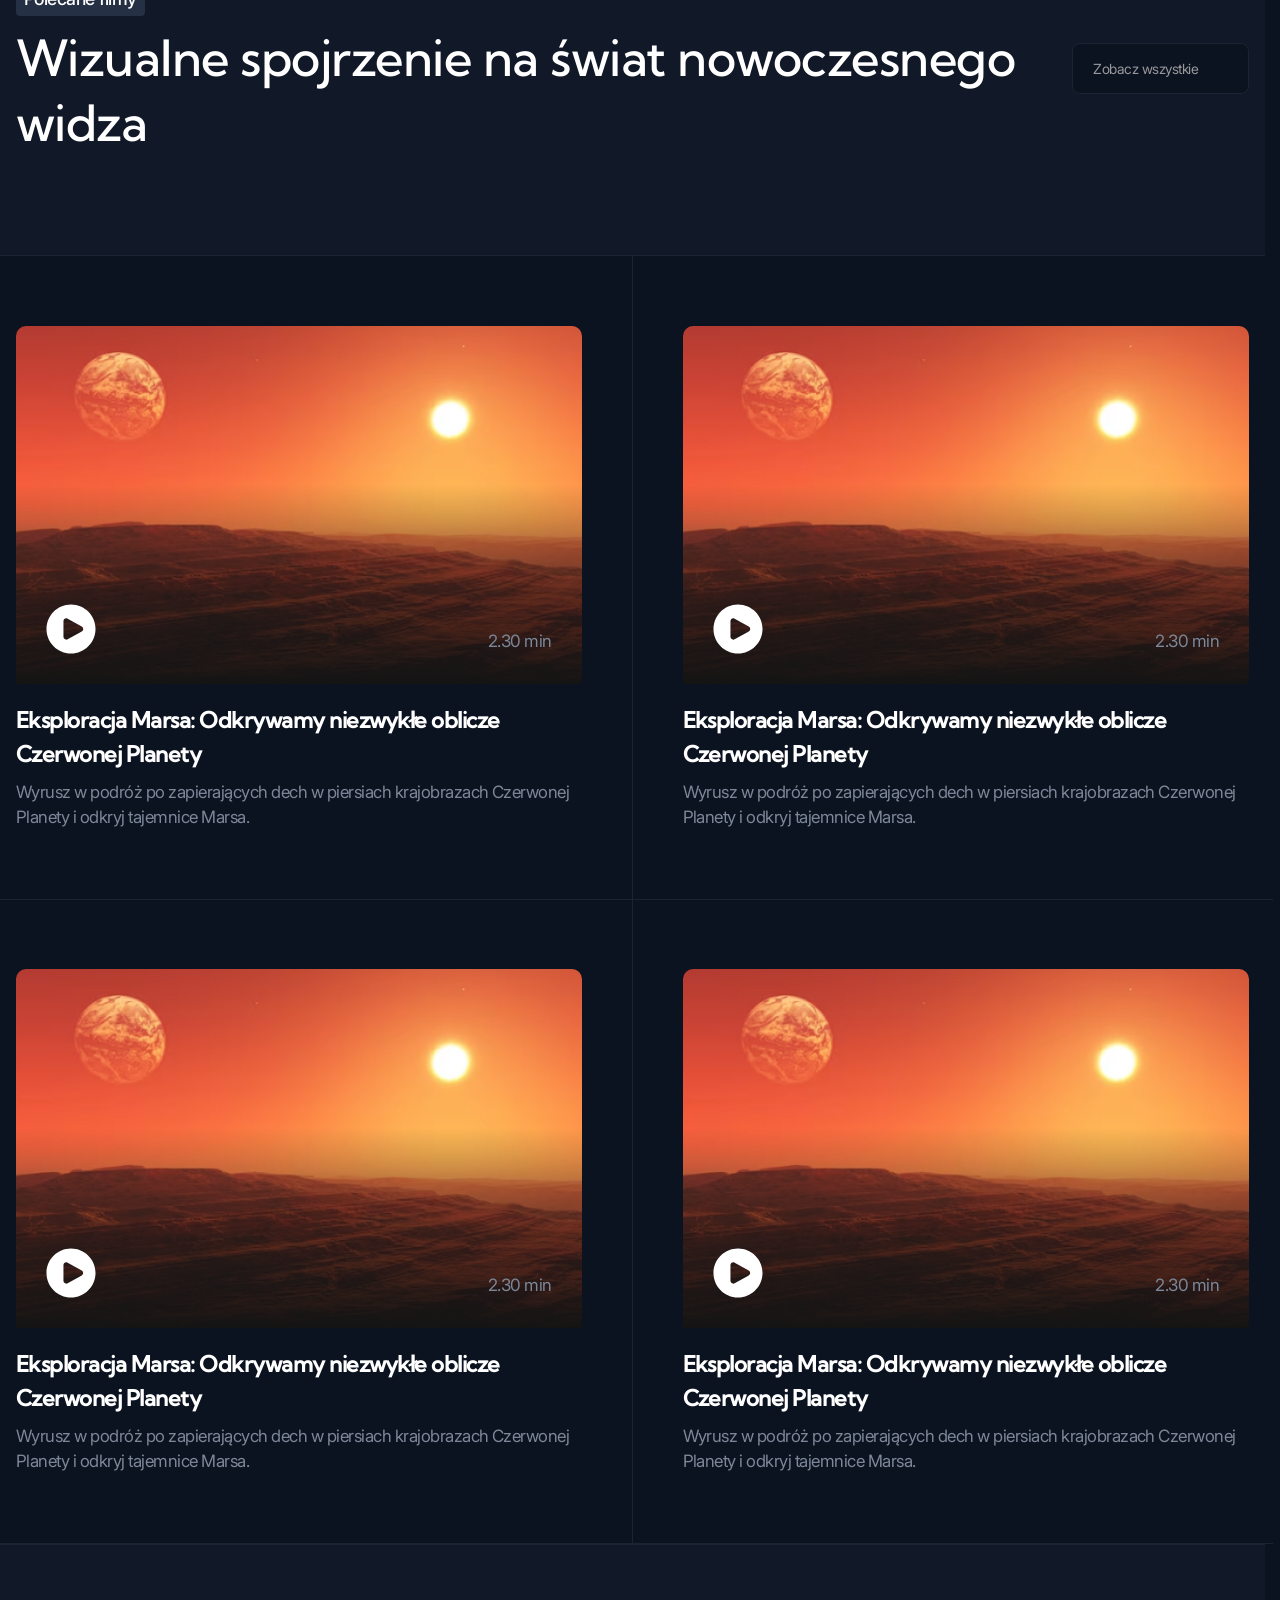
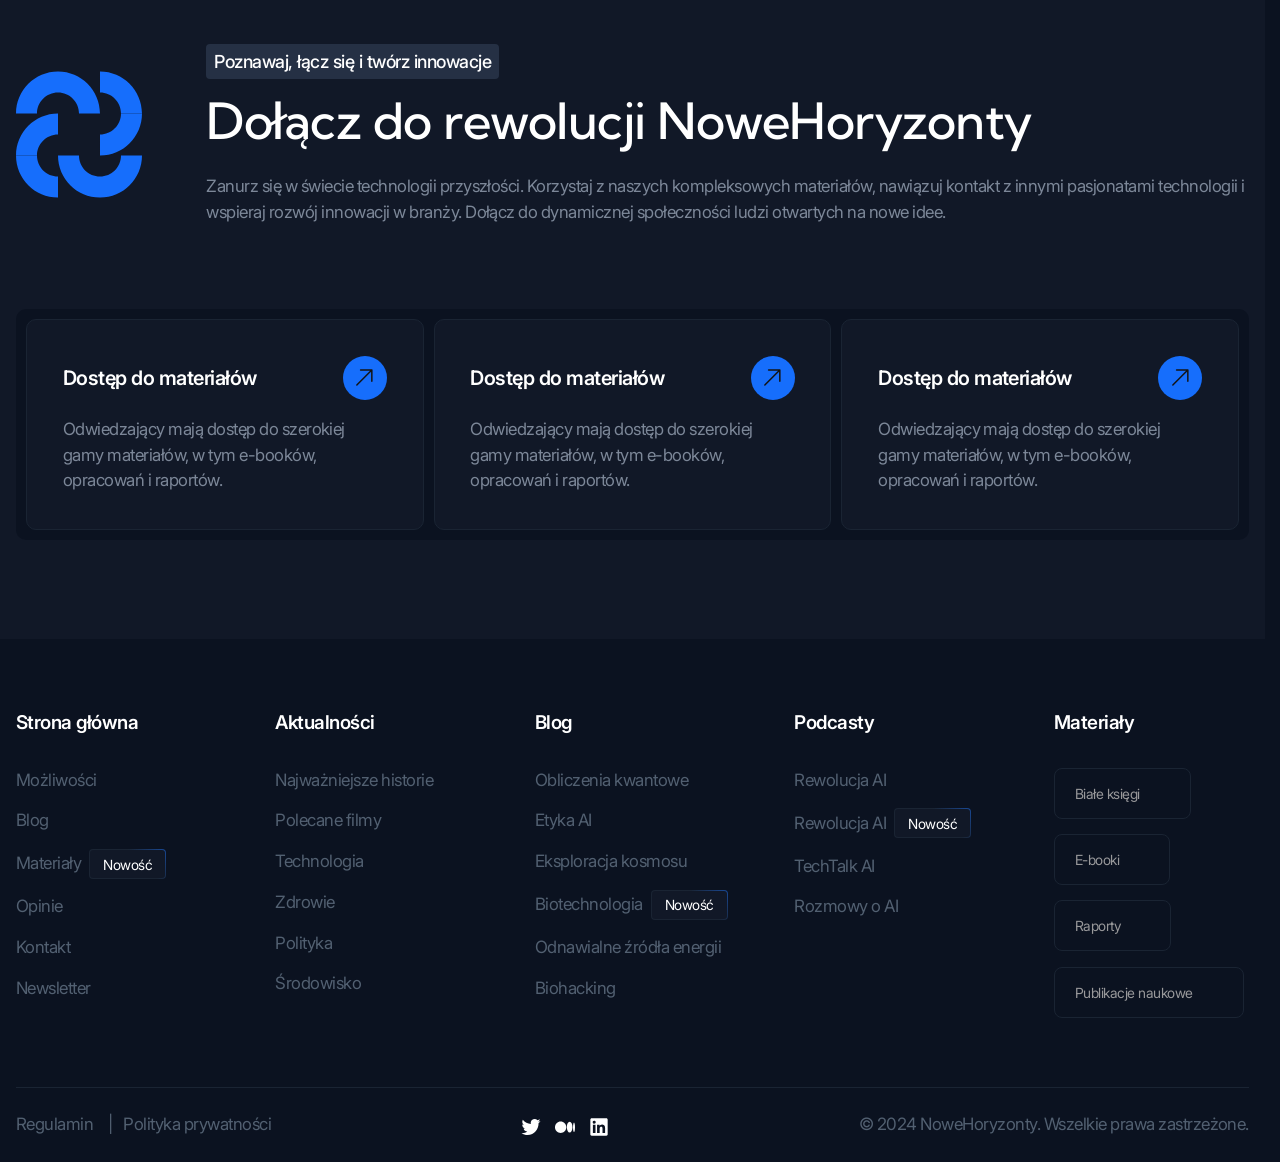
<file: webapp/news.html>
<!doctype html>
<html lang="en">
<head>
    <meta charset="UTF-8">
    <meta name="viewport"
          content="width=device-width, user-scalable=no, initial-scale=1.0, maximum-scale=1.0, minimum-scale=1.0">
    <meta http-equiv="X-UA-Compatible" content="ie=edge">
    <title>NoweHoryzonty | Aktualności</title>
    <link rel="stylesheet" href="./styles/main.css" />
    <script src="./scripts/main.js" type="module"></script>
</head>
<body>
<div data-header></div>

<main>
    <section class="hero-alt" aria-labelledby="news-title">
        <header class="hero-alt__header">
            <div class="hero-alt__header-inner container">
                <h1 class="hero-alt__title" id="news-title">
                    Dzisiejsze najważniejsze informacje: Bądź <span class="hero-alt__title-hidden-part">na bieżąco</span>
                </h1>
                <p class="hero-alt__subtitle h1 hidden-mobile" aria-hidden="true">
                    na bieżąco
                </p>
                <p class="hero-alt__description">Poznaj najnowsze wiadomości z całego świata. Dostarczamy aktualne informacje o najważniejszych wydarzeniach, trendach i historiach. Odkrywaj świat razem z naszym serwisem informacyjnym.</p>
            </div>
        </header>
        <div class="hero-alt__body">
            <ul class="list">
                <li class="list__item">
                    <article class="news-card container">
                        <img
                                class="news-card__image"
                                src="./images/news/1.jpg"
                                alt=""
                                width="515" height="427" loading="lazy"
                        />
                        <div class="news-card__body">
                            <h2 class="news-card__title">Światowy szczyt klimatyczny poświęcony pilnym działaniom na rzecz klimatu</h2>
                            <div class="news-card__description">
                                <p>Przywódcy państw spotkali się podczas Światowego Szczytu Klimatycznego, aby omówić pilne działania na rzecz klimatu, redukcję emisji oraz cele związane z energią odnawialną.</p>
                            </div>
                        </div>
                        <div class="news-card__summary summary">
                            <dl class="summary__list">
                                <div class="summary__item">
                                    <dt class="summary__key">Kategoria</dt>
                                    <dd class="summary__value">Środowisko</dd>
                                </div>
                                <div class="summary__item">
                                    <dt class="summary__key">Data publikacji</dt>
                                    <dd class="summary__value">
                                        <time datetime="2023-10-10">10 października 2023</time>
                                    </dd>
                                </div>
                                <div class="summary__item">
                                    <dt class="summary__key">Autor</dt>
                                    <dd class="summary__value">Jane Smith</dd>
                                </div>
                            </dl>
                        </div>
                        <div class="news-card__controls">
                            <div class="news-card__actions blog-actions">
                                <ul class="blog-actions__list">
                                    <li class="blog-actions__item">
                                        <button
                                                class="blog-actions__button"
                                                type="button"
                                                aria-label="Polub"
                                                title="Polub"
                                        >
                        <span class="blog-actions__icon-wrapper">
                              <svg width="24" height="25" viewBox="0 0 24 25" fill="none" xmlns="http://www.w3.org/2000/svg">
                                <path d="M11.645 21.4107L11.6384 21.4071L11.6158 21.3949C11.5965 21.3844 11.5689 21.3693 11.5336 21.3496C11.4629 21.3101 11.3612 21.2524 11.233 21.1769C10.9765 21.0261 10.6132 20.8039 10.1785 20.515C9.31074 19.9381 8.15122 19.0901 6.9886 18.0063C4.68781 15.8615 2.25 12.6751 2.25 8.75C2.25 5.82194 4.7136 3.5 7.6875 3.5C9.43638 3.5 11.0023 4.29909 12 5.5516C12.9977 4.29909 14.5636 3.5 16.3125 3.5C19.2864 3.5 21.75 5.82194 21.75 8.75C21.75 12.6751 19.3122 15.8615 17.0114 18.0063C15.8488 19.0901 14.6893 19.9381 13.8215 20.515C13.3868 20.8039 13.0235 21.0261 12.767 21.1769C12.6388 21.2524 12.5371 21.3101 12.4664 21.3496C12.4311 21.3693 12.4035 21.3844 12.3842 21.3949L12.3616 21.4071L12.355 21.4107L12.3523 21.4121C12.1323 21.5289 11.8677 21.5289 11.6477 21.4121L11.645 21.4107Z" stroke="#666666" stroke-width="1.5" stroke-linejoin="round"/>
                              </svg>
                            </span>
                                            <span>14k</span>
                                        </button>
                                    </li>
                                    <li class="blog-actions__item">
                                        <button
                                                class="blog-actions__button"
                                                type="button"
                                                aria-label="Udostępnij"
                                                title="Udostępnij"
                                        >
                        <span class="blog-actions__icon-wrapper">
                              <svg width="24" height="25" viewBox="0 0 24 25" fill="none" xmlns="http://www.w3.org/2000/svg">
                                <path d="M10.0384 14.4616L4.1719 11.7951C3.36454 11.4281 3.39898 10.2697 4.22673 9.95134L18.8999 4.30781C19.7087 3.99675 20.5033 4.79139 20.1922 5.60013L14.5487 20.2733C14.2303 21.1011 13.072 21.1355 12.705 20.3281L10.0384 14.4616ZM10.0384 14.4616L14.4231 10.077" stroke="#666666" stroke-width="1.5" stroke-linecap="round" stroke-linejoin="round"/>
                              </svg>
                            </span>
                                            <span>204</span>
                                        </button>
                                    </li>
                                </ul>
                            </div>
                            <a class="news-card__link button" href="/">Czytaj więcej</a>
                        </div>
                    </article>
                </li>
                <li class="list__item">
                    <div class="news container">
                        <ul class="news__list">
                            <li class="news__item">
                                <article class="news-card">
                                    <img
                                            class="news-card__image"
                                            src="./images/news/2.jpg"
                                            alt=""
                                            width="512" height="222" loading="lazy"
                                    />
                                    <div class="news-card__body">
                                        <h2 class="news-card__title h6">Przełomowe zwycięstwo postępowych rozwiązań</h2>
                                        <div class="news-card__description">
                                            <p>Polityka</p>
                                        </div>
                                    </div>
                                    <div class="news-card__controls">
                                        <div class="news-card__actions blog-actions">
                                            <ul class="blog-actions__list">
                                                <li class="blog-actions__item">
                                                    <button
                                                            class="blog-actions__button"
                                                            type="button"
                                                            aria-label="Polub"
                                                            title="Polub"
                                                    >
                        <span class="blog-actions__icon-wrapper">
                              <svg width="24" height="25" viewBox="0 0 24 25" fill="none" xmlns="http://www.w3.org/2000/svg">
                                <path d="M11.645 21.4107L11.6384 21.4071L11.6158 21.3949C11.5965 21.3844 11.5689 21.3693 11.5336 21.3496C11.4629 21.3101 11.3612 21.2524 11.233 21.1769C10.9765 21.0261 10.6132 20.8039 10.1785 20.515C9.31074 19.9381 8.15122 19.0901 6.9886 18.0063C4.68781 15.8615 2.25 12.6751 2.25 8.75C2.25 5.82194 4.7136 3.5 7.6875 3.5C9.43638 3.5 11.0023 4.29909 12 5.5516C12.9977 4.29909 14.5636 3.5 16.3125 3.5C19.2864 3.5 21.75 5.82194 21.75 8.75C21.75 12.6751 19.3122 15.8615 17.0114 18.0063C15.8488 19.0901 14.6893 19.9381 13.8215 20.515C13.3868 20.8039 13.0235 21.0261 12.767 21.1769C12.6388 21.2524 12.5371 21.3101 12.4664 21.3496C12.4311 21.3693 12.4035 21.3844 12.3842 21.3949L12.3616 21.4071L12.355 21.4107L12.3523 21.4121C12.1323 21.5289 11.8677 21.5289 11.6477 21.4121L11.645 21.4107Z" stroke="#666666" stroke-width="1.5" stroke-linejoin="round"/>
                              </svg>
                            </span>
                                                        <span>14k</span>
                                                    </button>
                                                </li>
                                                <li class="blog-actions__item">
                                                    <button
                                                            class="blog-actions__button"
                                                            type="button"
                                                            aria-label="Udostępnij"
                                                            title="Udostępnij"
                                                    >
                        <span class="blog-actions__icon-wrapper">
                              <svg width="24" height="25" viewBox="0 0 24 25" fill="none" xmlns="http://www.w3.org/2000/svg">
                                <path d="M10.0384 14.4616L4.1719 11.7951C3.36454 11.4281 3.39898 10.2697 4.22673 9.95134L18.8999 4.30781C19.7087 3.99675 20.5033 4.79139 20.1922 5.60013L14.5487 20.2733C14.2303 21.1011 13.072 21.1355 12.705 20.3281L10.0384 14.4616ZM10.0384 14.4616L14.4231 10.077" stroke="#666666" stroke-width="1.5" stroke-linecap="round" stroke-linejoin="round"/>
                              </svg>
                            </span>
                                                        <span>204</span>
                                                    </button>
                                                </li>
                                            </ul>
                                        </div>
                                        <a class="news-card__link button" href="/">
                                            <span class="icon icon--yellow-arrow">Czytaj więcej</span>
                                        </a>
                                    </div>
                                </article>
                            </li>
                            <li class="news__item">
                                <article class="news-card">
                                    <img
                                            class="news-card__image"
                                            src="./images/news/3.jpg"
                                            alt=""
                                            width="512" height="222" loading="lazy"
                                    />
                                    <div class="news-card__body">
                                        <h2 class="news-card__title h6">Technologiczni giganci prezentują przełomowe innowacje w dziedzinie AI</h2>
                                        <div class="news-card__description">
                                            <p>Technologia</p>
                                        </div>
                                    </div>
                                    <div class="news-card__controls">
                                        <div class="news-card__actions blog-actions">
                                            <ul class="blog-actions__list">
                                                <li class="blog-actions__item">
                                                    <button
                                                            class="blog-actions__button"
                                                            type="button"
                                                            aria-label="Polub"
                                                            title="Polub"
                                                    >
                        <span class="blog-actions__icon-wrapper">
                              <svg width="24" height="25" viewBox="0 0 24 25" fill="none" xmlns="http://www.w3.org/2000/svg">
                                <path d="M11.645 21.4107L11.6384 21.4071L11.6158 21.3949C11.5965 21.3844 11.5689 21.3693 11.5336 21.3496C11.4629 21.3101 11.3612 21.2524 11.233 21.1769C10.9765 21.0261 10.6132 20.8039 10.1785 20.515C9.31074 19.9381 8.15122 19.0901 6.9886 18.0063C4.68781 15.8615 2.25 12.6751 2.25 8.75C2.25 5.82194 4.7136 3.5 7.6875 3.5C9.43638 3.5 11.0023 4.29909 12 5.5516C12.9977 4.29909 14.5636 3.5 16.3125 3.5C19.2864 3.5 21.75 5.82194 21.75 8.75C21.75 12.6751 19.3122 15.8615 17.0114 18.0063C15.8488 19.0901 14.6893 19.9381 13.8215 20.515C13.3868 20.8039 13.0235 21.0261 12.767 21.1769C12.6388 21.2524 12.5371 21.3101 12.4664 21.3496C12.4311 21.3693 12.4035 21.3844 12.3842 21.3949L12.3616 21.4071L12.355 21.4107L12.3523 21.4121C12.1323 21.5289 11.8677 21.5289 11.6477 21.4121L11.645 21.4107Z" stroke="#666666" stroke-width="1.5" stroke-linejoin="round"/>
                              </svg>
                            </span>
                                                        <span>14k</span>
                                                    </button>
                                                </li>
                                                <li class="blog-actions__item">
                                                    <button
                                                            class="blog-actions__button"
                                                            type="button"
                                                            aria-label="Udostępnij"
                                                            title="Udostępnij"
                                                    >
                        <span class="blog-actions__icon-wrapper">
                              <svg width="24" height="25" viewBox="0 0 24 25" fill="none" xmlns="http://www.w3.org/2000/svg">
                                <path d="M10.0384 14.4616L4.1719 11.7951C3.36454 11.4281 3.39898 10.2697 4.22673 9.95134L18.8999 4.30781C19.7087 3.99675 20.5033 4.79139 20.1922 5.60013L14.5487 20.2733C14.2303 21.1011 13.072 21.1355 12.705 20.3281L10.0384 14.4616ZM10.0384 14.4616L14.4231 10.077" stroke="#666666" stroke-width="1.5" stroke-linecap="round" stroke-linejoin="round"/>
                              </svg>
                            </span>
                                                        <span>204</span>
                                                    </button>
                                                </li>
                                            </ul>
                                        </div>
                                        <a class="news-card__link button" href="/">
                                            <span class="icon icon--yellow-arrow">Czytaj więcej</span>
                                        </a>
                                    </div>
                                </article>
                            </li>
                            <li class="news__item">
                                <article class="news-card">
                                    <img
                                            class="news-card__image"
                                            src="./images/news/4.jpg"
                                            alt=""
                                            width="512" height="222" loading="lazy"
                                    />
                                    <div class="news-card__body">
                                        <h2 class="news-card__title h6">Warianty COVID-19</h2>
                                        <div class="news-card__description">
                                            <p>Zdrowie</p>
                                        </div>
                                    </div>
                                    <div class="news-card__controls">
                                        <div class="news-card__actions blog-actions">
                                            <ul class="blog-actions__list">
                                                <li class="blog-actions__item">
                                                    <button
                                                            class="blog-actions__button"
                                                            type="button"
                                                            aria-label="Polub"
                                                            title="Polub"
                                                    >
                        <span class="blog-actions__icon-wrapper">
                              <svg width="24" height="25" viewBox="0 0 24 25" fill="none" xmlns="http://www.w3.org/2000/svg">
                                <path d="M11.645 21.4107L11.6384 21.4071L11.6158 21.3949C11.5965 21.3844 11.5689 21.3693 11.5336 21.3496C11.4629 21.3101 11.3612 21.2524 11.233 21.1769C10.9765 21.0261 10.6132 20.8039 10.1785 20.515C9.31074 19.9381 8.15122 19.0901 6.9886 18.0063C4.68781 15.8615 2.25 12.6751 2.25 8.75C2.25 5.82194 4.7136 3.5 7.6875 3.5C9.43638 3.5 11.0023 4.29909 12 5.5516C12.9977 4.29909 14.5636 3.5 16.3125 3.5C19.2864 3.5 21.75 5.82194 21.75 8.75C21.75 12.6751 19.3122 15.8615 17.0114 18.0063C15.8488 19.0901 14.6893 19.9381 13.8215 20.515C13.3868 20.8039 13.0235 21.0261 12.767 21.1769C12.6388 21.2524 12.5371 21.3101 12.4664 21.3496C12.4311 21.3693 12.4035 21.3844 12.3842 21.3949L12.3616 21.4071L12.355 21.4107L12.3523 21.4121C12.1323 21.5289 11.8677 21.5289 11.6477 21.4121L11.645 21.4107Z" stroke="#666666" stroke-width="1.5" stroke-linejoin="round"/>
                              </svg>
                            </span>
                                                        <span>14k</span>
                                                    </button>
                                                </li>
                                                <li class="blog-actions__item">
                                                    <button
                                                            class="blog-actions__button"
                                                            type="button"
                                                            aria-label="Udostępnij"
                                                            title="Udostępnij"
                                                    >
                        <span class="blog-actions__icon-wrapper">
                              <svg width="24" height="25" viewBox="0 0 24 25" fill="none" xmlns="http://www.w3.org/2000/svg">
                                <path d="M10.0384 14.4616L4.1719 11.7951C3.36454 11.4281 3.39898 10.2697 4.22673 9.95134L18.8999 4.30781C19.7087 3.99675 20.5033 4.79139 20.1922 5.60013L14.5487 20.2733C14.2303 21.1011 13.072 21.1355 12.705 20.3281L10.0384 14.4616ZM10.0384 14.4616L14.4231 10.077" stroke="#666666" stroke-width="1.5" stroke-linecap="round" stroke-linejoin="round"/>
                              </svg>
                            </span>
                                                        <span>204</span>
                                                    </button>
                                                </li>
                                            </ul>
                                        </div>
                                        <a class="news-card__link button" href="/">
                                            <span class="icon icon--yellow-arrow">Czytaj więcej</span>
                                        </a>
                                    </div>
                                </article>
                            </li>
                        </ul>
                    </div>
                </li>
            </ul>
        </div>
    </section>

    <section class="section" aria-labelledby="news-tabs-title">
        <header class="section__header">
            <div class="section__header-inner container">
                <div class="section__header-info">
                    <p class="section__subtitle tag">Witamy w centrum wiadomości</p>
                    <h2 class="section__title" id="news-tabs-title">Odkryj świat najważniejszych informacji</h2>
                </div>
                <div class="section__actions">
                    <a class="section__link button" href="./news.html">
                        <span class="icon icon--yellow-arrow">Zobacz wszystkie wiadomości</span>
                    </a>
                </div>
            </div>
        </header>
        <div class="section__body tabs" data-js-tabs>
            <h3 class="visually-hidden" id="blog-category-title">
                Kategoria bloga
            </h3>
            <header class="tabs__header">
                <div
                        class="tabs__buttons container"
                        role="tablist"
                        aria-labelledby="blog-category-title"
                >
                    <button
                            class="tabs__button is-active"
                            id="tab-1"
                            type="button"
                            role="tab"
                            aria-controls="tabpanel-1"
                            data-js-tabs-button
                            aria-selected="true"
                    >
                        Wszystkie
                    </button>
                    <button
                            class="tabs__button"
                            id="tab-2"
                            type="button"
                            role="tab"
                            aria-controls="tabpanel-2"
                            data-js-tabs-button
                            aria-selected="false"
                            tabindex="-1"
                    >
                        Komputery kwantowe
                    </button>
                    <button
                            class="tabs__button"
                            id="tab-3"
                            type="button"
                            role="tab"
                            aria-controls="tabpanel-3"
                            data-js-tabs-button
                            aria-selected="false"
                            tabindex="-1"
                    >
                        Etyka AI
                    </button>
                    <button
                            class="tabs__button"
                            id="tab-4"
                            type="button"
                            role="tab"
                            aria-controls="tabpanel-4"
                            data-js-tabs-button
                            aria-selected="false"
                            tabindex="-1"
                    >
                        Eksploracja kosmosu
                    </button>
                    <button
                            class="tabs__button"
                            id="tab-5"
                            type="button"
                            role="tab"
                            aria-controls="tabpanel-5"
                            data-js-tabs-button
                            aria-selected="false"
                            tabindex="-1"
                    >
                        Biotechnologia
                    </button>
                    <button
                            class="tabs__button"
                            id="tab-6"
                            type="button"
                            role="tab"
                            aria-controls="tabpanel-6"
                            data-js-tabs-button
                            aria-selected="false"
                            tabindex="-1"
                    >
                        Energia odnawialna
                    </button>
                </div>
            </header>
            <div class="tabs__body">
                <div
                        class="tabs__content is-active"
                        id="tabpanel-1"
                        aria-labelledby="tab-1"
                        tabindex="0"
                        data-js-tabs-content
                >
                    <ul class="list">
                        <li class="list__item">
                            <article class="blog-card container">
                                <div class="blog-card__author person-card">
                                    <img
                                            class="person-card__image"
                                            src="./images/blog/1.png"
                                            alt=""
                                            width="80" height="80" loading="lazy"
                                    />
                                    <div class="person-card__body">
                                        <p class="person-card__name">John Techson</p>
                                        <p class="person-card__department">Komputery kwantowe</p>
                                    </div>
                                </div>
                                <div class="blog-card__body">
                                    <time class="blog-card__date h6" datetime="2023-10-15">15 października 2023</time>
                                    <div class="blog-card__info">
                                        <h4 class="blog-card__title">Kwantowy przełom w świecie komputerów</h4>
                                        <div class="blog-card__description">
                                            <p>Poznaj rewolucję w dziedzinie komputerów kwantowych, ich zastosowania oraz potencjalny wpływ na różne gałęzie przemysłu.</p>
                                        </div>
                                    </div>
                                    <div class="blog-card__actions blog-actions">
                                        <ul class="blog-actions__list">
                                            <li class="blog-actions__item">
                                                <button
                                                        class="blog-actions__button is-active"
                                                        type="button"
                                                        aria-label="Nie lubię"
                                                        title="Nie lubię"
                                                >
                            <span class="blog-actions__icon-wrapper">
                              <svg width="24" height="25" viewBox="0 0 24 25" fill="none" xmlns="http://www.w3.org/2000/svg">
                                <path d="M11.645 21.4107L11.6384 21.4071L11.6158 21.3949C11.5965 21.3844 11.5689 21.3693 11.5336 21.3496C11.4629 21.3101 11.3612 21.2524 11.233 21.1769C10.9765 21.0261 10.6132 20.8039 10.1785 20.515C9.31074 19.9381 8.15122 19.0901 6.9886 18.0063C4.68781 15.8615 2.25 12.6751 2.25 8.75C2.25 5.82194 4.7136 3.5 7.6875 3.5C9.43638 3.5 11.0023 4.29909 12 5.5516C12.9977 4.29909 14.5636 3.5 16.3125 3.5C19.2864 3.5 21.75 5.82194 21.75 8.75C21.75 12.6751 19.3122 15.8615 17.0114 18.0063C15.8488 19.0901 14.6893 19.9381 13.8215 20.515C13.3868 20.8039 13.0235 21.0261 12.767 21.1769C12.6388 21.2524 12.5371 21.3101 12.4664 21.3496C12.4311 21.3693 12.4035 21.3844 12.3842 21.3949L12.3616 21.4071L12.355 21.4107L12.3523 21.4121C12.1323 21.5289 11.8677 21.5289 11.6477 21.4121L11.645 21.4107Z" stroke="#666666" stroke-width="1.5" stroke-linejoin="round"/>
                              </svg>
                            </span>
                                                    <span>24.5k</span>
                                                </button>
                                            </li>
                                            <li class="blog-actions__item">
                                                <button
                                                        class="blog-actions__button"
                                                        type="button"
                                                        aria-label="Skomentuj"
                                                        title="Skomentuj"
                                                >
                            <span class="blog-actions__icon-wrapper">
                              <svg width="24" height="25" viewBox="0 0 24 25" fill="none" xmlns="http://www.w3.org/2000/svg">
                                <path d="M8.48581 19.6888C9.54657 20.2083 10.7392 20.5 12 20.5C16.4183 20.5 20 16.9183 20 12.5C20 8.08172 16.4183 4.5 12 4.5C7.58172 4.5 4 8.08172 4 12.5C4 14.1401 4.49356 15.665 5.34026 16.9341M8.48581 19.6888L4 20.5L5.34026 16.9341M8.48581 19.6888L8.49231 19.6877M5.34026 16.9341L5.34154 16.9308" stroke="#666666" stroke-width="1.5" stroke-linecap="round" stroke-linejoin="round"/>
                              </svg>
                            </span>
                                                    <span>50</span>
                                                </button>
                                            </li>
                                            <li class="blog-actions__item">
                                                <button
                                                        class="blog-actions__button"
                                                        type="button"
                                                        aria-label="Udostępnij"
                                                        title="Udostępnij"
                                                >
                            <span class="blog-actions__icon-wrapper">
                              <svg width="24" height="25" viewBox="0 0 24 25" fill="none" xmlns="http://www.w3.org/2000/svg">
                                <path d="M10.0384 14.4616L4.1719 11.7951C3.36454 11.4281 3.39898 10.2697 4.22673 9.95134L18.8999 4.30781C19.7087 3.99675 20.5033 4.79139 20.1922 5.60013L14.5487 20.2733C14.2303 21.1011 13.072 21.1355 12.705 20.3281L10.0384 14.4616ZM10.0384 14.4616L14.4231 10.077" stroke="#666666" stroke-width="1.5" stroke-linecap="round" stroke-linejoin="round"/>
                              </svg>
                            </span>
                                                    <span>20</span>
                                                </button>
                                            </li>
                                        </ul>
                                    </div>
                                </div>
                                <a class="blog-card__link button" href="/">
                                    <span class="icon icon--yellow-arrow">Zobacz artykuł</span>
                                </a>
                            </article>
                        </li>
                        <li class="list__item">
                            <article class="blog-card container">
                                <div class="blog-card__author person-card">
                                    <img
                                            class="person-card__image"
                                            src="./images/blog/2.png"
                                            alt=""
                                            width="80" height="80" loading="lazy"
                                    />
                                    <div class="person-card__body">
                                        <p class="person-card__name">Sarah Ethicist</p>
                                        <p class="person-card__department">Etyka AI</p>
                                    </div>
                                </div>
                                <div class="blog-card__body">
                                    <time class="blog-card__date h6" datetime="2023-11-05">5 listopada 2023</time>
                                    <div class="blog-card__info">
                                        <h4 class="blog-card__title">Etyczne dylematy związane ze sztuczną inteligencją</h4>
                                        <div class="blog-card__description">
                                            <p>Dogłębna analiza wyzwań etycznych związanych ze sztuczną inteligencją, w tym uprzedzeń, prywatności i przejrzystości.</p>
                                        </div>
                                    </div>
                                    <div class="blog-card__actions blog-actions">
                                        <ul class="blog-actions__list">
                                            <li class="blog-actions__item">
                                                <button
                                                        class="blog-actions__button"
                                                        type="button"
                                                        aria-label="Polub"
                                                        title="Polub"
                                                >
                            <span class="blog-actions__icon-wrapper">
                              <svg width="24" height="25" viewBox="0 0 24 25" fill="none" xmlns="http://www.w3.org/2000/svg">
                                <path d="M11.645 21.4107L11.6384 21.4071L11.6158 21.3949C11.5965 21.3844 11.5689 21.3693 11.5336 21.3496C11.4629 21.3101 11.3612 21.2524 11.233 21.1769C10.9765 21.0261 10.6132 20.8039 10.1785 20.515C9.31074 19.9381 8.15122 19.0901 6.9886 18.0063C4.68781 15.8615 2.25 12.6751 2.25 8.75C2.25 5.82194 4.7136 3.5 7.6875 3.5C9.43638 3.5 11.0023 4.29909 12 5.5516C12.9977 4.29909 14.5636 3.5 16.3125 3.5C19.2864 3.5 21.75 5.82194 21.75 8.75C21.75 12.6751 19.3122 15.8615 17.0114 18.0063C15.8488 19.0901 14.6893 19.9381 13.8215 20.515C13.3868 20.8039 13.0235 21.0261 12.767 21.1769C12.6388 21.2524 12.5371 21.3101 12.4664 21.3496C12.4311 21.3693 12.4035 21.3844 12.3842 21.3949L12.3616 21.4071L12.355 21.4107L12.3523 21.4121C12.1323 21.5289 11.8677 21.5289 11.6477 21.4121L11.645 21.4107Z" stroke="#666666" stroke-width="1.5" stroke-linejoin="round"/>
                              </svg>
                            </span>
                                                    <span>32k</span>
                                                </button>
                                            </li>
                                            <li class="blog-actions__item">
                                                <button
                                                        class="blog-actions__button"
                                                        type="button"
                                                        aria-label="Skomentuj"
                                                        title="Skomentuj"
                                                >
                            <span class="blog-actions__icon-wrapper">
                              <svg width="24" height="25" viewBox="0 0 24 25" fill="none" xmlns="http://www.w3.org/2000/svg">
                                <path d="M8.48581 19.6888C9.54657 20.2083 10.7392 20.5 12 20.5C16.4183 20.5 20 16.9183 20 12.5C20 8.08172 16.4183 4.5 12 4.5C7.58172 4.5 4 8.08172 4 12.5C4 14.1401 4.49356 15.665 5.34026 16.9341M8.48581 19.6888L4 20.5L5.34026 16.9341M8.48581 19.6888L8.49231 19.6877M5.34026 16.9341L5.34154 16.9308" stroke="#666666" stroke-width="1.5" stroke-linecap="round" stroke-linejoin="round"/>
                              </svg>
                            </span>
                                                    <span>72</span>
                                                </button>
                                            </li>
                                            <li class="blog-actions__item">
                                                <button
                                                        class="blog-actions__button"
                                                        type="button"
                                                        aria-label="Udostępnij"
                                                        title="Udostępnij"
                                                >
                            <span class="blog-actions__icon-wrapper">
                              <svg width="24" height="25" viewBox="0 0 24 25" fill="none" xmlns="http://www.w3.org/2000/svg">
                                <path d="M10.0384 14.4616L4.1719 11.7951C3.36454 11.4281 3.39898 10.2697 4.22673 9.95134L18.8999 4.30781C19.7087 3.99675 20.5033 4.79139 20.1922 5.60013L14.5487 20.2733C14.2303 21.1011 13.072 21.1355 12.705 20.3281L10.0384 14.4616ZM10.0384 14.4616L14.4231 10.077" stroke="#666666" stroke-width="1.5" stroke-linecap="round" stroke-linejoin="round"/>
                              </svg>
                            </span>
                                                    <span>18</span>
                                                </button>
                                            </li>
                                        </ul>
                                    </div>
                                </div>
                                <a class="blog-card__link button" href="/">
                                    <span class="icon icon--yellow-arrow">Zobacz artykuł</span>
                                </a>
                            </article>
                        </li>
                        <li class="list__item">
                            <article class="blog-card container">
                                <div class="blog-card__author person-card">
                                    <img
                                            class="person-card__image"
                                            src="./images/blog/3.png"
                                            alt=""
                                            width="80" height="80" loading="lazy"
                                    />
                                    <div class="person-card__body">
                                        <p class="person-card__name">Astronomer X</p>
                                        <p class="person-card__department">Eksploracja kosmosu</p>
                                    </div>
                                </div>
                                <div class="blog-card__body">
                                    <time class="blog-card__date h6" datetime="2023-12-10">10 grudnia 2023</time>
                                    <div class="blog-card__info">
                                        <h4 class="blog-card__title">Wyzwania związane z kolonizacją Marsa</h4>
                                        <div class="blog-card__description">
                                            <p>Przyjrzyjmy się technicznym i logistycznym wyzwaniom związanym z osiedleniem ludzi na Marsie.</p>
                                        </div>
                                    </div>
                                    <div class="blog-card__actions blog-actions">
                                        <ul class="blog-actions__list">
                                            <li class="blog-actions__item">
                                                <button
                                                        class="blog-actions__button"
                                                        type="button"
                                                        aria-label="Polub"
                                                        title="Polub"
                                                >
                            <span class="blog-actions__icon-wrapper">
                              <svg width="24" height="25" viewBox="0 0 24 25" fill="none" xmlns="http://www.w3.org/2000/svg">
                                <path d="M11.645 21.4107L11.6384 21.4071L11.6158 21.3949C11.5965 21.3844 11.5689 21.3693 11.5336 21.3496C11.4629 21.3101 11.3612 21.2524 11.233 21.1769C10.9765 21.0261 10.6132 20.8039 10.1785 20.515C9.31074 19.9381 8.15122 19.0901 6.9886 18.0063C4.68781 15.8615 2.25 12.6751 2.25 8.75C2.25 5.82194 4.7136 3.5 7.6875 3.5C9.43638 3.5 11.0023 4.29909 12 5.5516C12.9977 4.29909 14.5636 3.5 16.3125 3.5C19.2864 3.5 21.75 5.82194 21.75 8.75C21.75 12.6751 19.3122 15.8615 17.0114 18.0063C15.8488 19.0901 14.6893 19.9381 13.8215 20.515C13.3868 20.8039 13.0235 21.0261 12.767 21.1769C12.6388 21.2524 12.5371 21.3101 12.4664 21.3496C12.4311 21.3693 12.4035 21.3844 12.3842 21.3949L12.3616 21.4071L12.355 21.4107L12.3523 21.4121C12.1323 21.5289 11.8677 21.5289 11.6477 21.4121L11.645 21.4107Z" stroke="#666666" stroke-width="1.5" stroke-linejoin="round"/>
                              </svg>
                            </span>
                                                    <span>20k</span>
                                                </button>
                                            </li>
                                            <li class="blog-actions__item">
                                                <button
                                                        class="blog-actions__button"
                                                        type="button"
                                                        aria-label="Skomentuj"
                                                        title="Skomentuj"
                                                >
                            <span class="blog-actions__icon-wrapper">
                              <svg width="24" height="25" viewBox="0 0 24 25" fill="none" xmlns="http://www.w3.org/2000/svg">
                                <path d="M8.48581 19.6888C9.54657 20.2083 10.7392 20.5 12 20.5C16.4183 20.5 20 16.9183 20 12.5C20 8.08172 16.4183 4.5 12 4.5C7.58172 4.5 4 8.08172 4 12.5C4 14.1401 4.49356 15.665 5.34026 16.9341M8.48581 19.6888L4 20.5L5.34026 16.9341M8.48581 19.6888L8.49231 19.6877M5.34026 16.9341L5.34154 16.9308" stroke="#666666" stroke-width="1.5" stroke-linecap="round" stroke-linejoin="round"/>
                              </svg>
                            </span>
                                                    <span>31</span>
                                                </button>
                                            </li>
                                            <li class="blog-actions__item">
                                                <button
                                                        class="blog-actions__button"
                                                        type="button"
                                                        aria-label="Udostępnij"
                                                        title="Udostępnij"
                                                >
                            <span class="blog-actions__icon-wrapper">
                              <svg width="24" height="25" viewBox="0 0 24 25" fill="none" xmlns="http://www.w3.org/2000/svg">
                                <path d="M10.0384 14.4616L4.1719 11.7951C3.36454 11.4281 3.39898 10.2697 4.22673 9.95134L18.8999 4.30781C19.7087 3.99675 20.5033 4.79139 20.1922 5.60013L14.5487 20.2733C14.2303 21.1011 13.072 21.1355 12.705 20.3281L10.0384 14.4616ZM10.0384 14.4616L14.4231 10.077" stroke="#666666" stroke-width="1.5" stroke-linecap="round" stroke-linejoin="round"/>
                              </svg>
                            </span>
                                                    <span>12</span>
                                                </button>
                                            </li>
                                        </ul>
                                    </div>
                                </div>
                                <a class="blog-card__link button" href="/">
                                    <span class="icon icon--yellow-arrow">Zobacz artykuł</span>
                                </a>
                            </article>
                        </li>
                    </ul>
                </div>
                <div
                        class="tabs__content"
                        id="tabpanel-2"
                        aria-labelledby="tab-2"
                        tabindex="0"
                        data-js-tabs-content
                >
                    Lorem ipsum dolor sit amet, consectetur adipisicing elit. Impedit, pariatur?
                </div>
                <div
                        class="tabs__content"
                        id="tabpanel-3"
                        aria-labelledby="tab-3"
                        tabindex="0"
                        data-js-tabs-content
                >
                    Lorem ipsum dolor sit amet, consectetur adipisicing elit. Impedit, pariatur?
                </div>
                <div
                        class="tabs__content"
                        id="tabpanel-4"
                        aria-labelledby="tab-4"
                        tabindex="0"
                        data-js-tabs-content
                >
                    Lorem ipsum dolor sit amet, consectetur adipisicing elit. Impedit, pariatur?
                </div>
                <div
                        class="tabs__content"
                        id="tabpanel-5"
                        aria-labelledby="tab-5"
                        tabindex="0"
                        data-js-tabs-content
                >
                    Lorem ipsum dolor sit amet, consectetur adipisicing elit. Impedit, pariatur?
                </div>
                <div
                        class="tabs__content"
                        id="tabpanel-6"
                        aria-labelledby="tab-6"
                        tabindex="0"
                        data-js-tabs-content
                >
                    Lorem ipsum dolor sit amet, consectetur adipisicing elit. Impedit, pariatur?
                </div>
            </div>
        </div>
    </section>

    <section class="section" aria-labelledby="videos-title">
        <header class="section__header">
            <div class="section__header-inner container">
                <div class="section__header-info">
                    <p class="section__subtitle tag">Polecane filmy</p>
                    <h2 class="section__title" id="videos-title">Wizualne spojrzenie na świat nowoczesnego widza</h2>
                </div>
                <div class="section__actions">
                    <a class="section__link button" href="/">
                        <span class="icon icon--yellow-arrow">Zobacz wszystkie</span>
                    </a>
                </div>
            </div>
        </header>
        <div class="section__body">
            <ul class="bordered-grid bordered-grid--2-cols container">
                <li class="bordered-grid__item">
                    <div class="video-card">
                        <div class="video-card__player video-player" data-js-video-player>
                            <video
                                    class="video-player__video"
                                    src="./videos/example.mp4"
                                    width="718" height="412"
                                    poster="./images/videos/poster-1.jpg"
                                    data-js-video-player-video
                            ></video>
                            <div class="video-player__panel is-active" data-js-video-player-panel>
                                <button
                                        class="video-player__play-button"
                                        type="button"
                                        aria-label="Odtwórz film"
                                        title="Odtwórz film"
                                        data-js-video-player-play-button
                                >
                                    <svg width="58" height="58" viewBox="0 0 58 58" fill="none" xmlns="http://www.w3.org/2000/svg">
                                        <path fill-rule="evenodd" clip-rule="evenodd" d="M0.5625 29C0.5625 13.2944 13.2944 0.5625 29 0.5625C44.7056 0.5625 57.4375 13.2944 57.4375 29C57.4375 44.7056 44.7056 57.4375 29 57.4375C13.2944 57.4375 0.5625 44.7056 0.5625 29ZM41.4663 26.1318C43.7167 27.382 43.7167 30.6183 41.4663 31.8685L25.1248 40.9471C22.9377 42.1621 20.25 40.5807 20.25 38.0788V19.9215C20.25 17.4196 22.9377 15.8381 25.1248 17.0531L41.4663 26.1318Z" fill="white"/>
                                    </svg>
                                </button>
                                <div class="video-player__duration">2.30 min</div>
                            </div>
                        </div>
                        <div class="video-card__body">
                            <h3 class="video-card__title h5">Eksploracja Marsa: Odkrywamy niezwykłe oblicze Czerwonej Planety</h3>
                            <div class="video-card__description">
                                <p>Wyrusz w podróż po zapierających dech w piersiach krajobrazach Czerwonej Planety i odkryj tajemnice Marsa.</p>
                            </div>
                        </div>
                    </div>
                </li>
                <li class="bordered-grid__item">
                    <div class="video-card">
                        <div class="video-card__player video-player" data-js-video-player>
                            <video
                                    class="video-player__video"
                                    src="./videos/example.mp4"
                                    width="718" height="412"
                                    poster="./images/videos/poster-1.jpg"
                                    data-js-video-player-video
                            ></video>
                            <div class="video-player__panel is-active" data-js-video-player-panel>
                                <button
                                        class="video-player__play-button"
                                        type="button"
                                        aria-label="Odtwórz film"
                                        title="Odtwórz film"
                                        data-js-video-player-play-button
                                >
                                    <svg width="58" height="58" viewBox="0 0 58 58" fill="none" xmlns="http://www.w3.org/2000/svg">
                                        <path fill-rule="evenodd" clip-rule="evenodd" d="M0.5625 29C0.5625 13.2944 13.2944 0.5625 29 0.5625C44.7056 0.5625 57.4375 13.2944 57.4375 29C57.4375 44.7056 44.7056 57.4375 29 57.4375C13.2944 57.4375 0.5625 44.7056 0.5625 29ZM41.4663 26.1318C43.7167 27.382 43.7167 30.6183 41.4663 31.8685L25.1248 40.9471C22.9377 42.1621 20.25 40.5807 20.25 38.0788V19.9215C20.25 17.4196 22.9377 15.8381 25.1248 17.0531L41.4663 26.1318Z" fill="white"/>
                                    </svg>
                                </button>
                                <div class="video-player__duration">2.30 min</div>
                            </div>
                        </div>
                        <div class="video-card__body">
                            <h3 class="video-card__title h5">Eksploracja Marsa: Odkrywamy niezwykłe oblicze Czerwonej Planety</h3>
                            <div class="video-card__description">
                                <p>Wyrusz w podróż po zapierających dech w piersiach krajobrazach Czerwonej Planety i odkryj tajemnice Marsa.</p>
                            </div>
                        </div>
                    </div>
                </li>
                <li class="bordered-grid__item">
                    <div class="video-card">
                        <div class="video-card__player video-player" data-js-video-player>
                            <video
                                    class="video-player__video"
                                    src="./videos/example.mp4"
                                    width="718" height="412"
                                    poster="./images/videos/poster-1.jpg"
                                    data-js-video-player-video
                            ></video>
                            <div class="video-player__panel is-active" data-js-video-player-panel>
                                <button
                                        class="video-player__play-button"
                                        type="button"
                                        aria-label="Odtwórz film"
                                        title="Odtwórz film"
                                        data-js-video-player-play-button
                                >
                                    <svg width="58" height="58" viewBox="0 0 58 58" fill="none" xmlns="http://www.w3.org/2000/svg">
                                        <path fill-rule="evenodd" clip-rule="evenodd" d="M0.5625 29C0.5625 13.2944 13.2944 0.5625 29 0.5625C44.7056 0.5625 57.4375 13.2944 57.4375 29C57.4375 44.7056 44.7056 57.4375 29 57.4375C13.2944 57.4375 0.5625 44.7056 0.5625 29ZM41.4663 26.1318C43.7167 27.382 43.7167 30.6183 41.4663 31.8685L25.1248 40.9471C22.9377 42.1621 20.25 40.5807 20.25 38.0788V19.9215C20.25 17.4196 22.9377 15.8381 25.1248 17.0531L41.4663 26.1318Z" fill="white"/>
                                    </svg>
                                </button>
                                <div class="video-player__duration">2.30 min</div>
                            </div>
                        </div>
                        <div class="video-card__body">
                            <h3 class="video-card__title h5">Eksploracja Marsa: Odkrywamy niezwykłe oblicze Czerwonej Planety</h3>
                            <div class="video-card__description">
                                <p>Wyrusz w podróż po zapierających dech w piersiach krajobrazach Czerwonej Planety i odkryj tajemnice Marsa.</p>
                            </div>
                        </div>
                    </div>
                </li>
                <li class="bordered-grid__item">
                    <div class="video-card">
                        <div class="video-card__player video-player" data-js-video-player>
                            <video
                                    class="video-player__video"
                                    src="./videos/example.mp4"
                                    width="718" height="412"
                                    poster="./images/videos/poster-1.jpg"
                                    data-js-video-player-video
                            ></video>
                            <div class="video-player__panel is-active" data-js-video-player-panel>
                                <button
                                        class="video-player__play-button"
                                        type="button"
                                        aria-label="Odtwórz film"
                                        title="Odtwórz film"
                                        data-js-video-player-play-button
                                >
                                    <svg width="58" height="58" viewBox="0 0 58 58" fill="none" xmlns="http://www.w3.org/2000/svg">                       <path fill-rule="evenodd" clip-rule="evenodd" d="M0.5625 29C0.5625 13.2944 13.2944 0.5625 29 0.5625C44.7056 0.5625 57.4375 13.2944 57.4375 29C57.4375 44.7056 44.7056 57.4375 29 57.4375C13.2944 57.4375 0.5625 44.7056 0.5625 29ZM41.4663 26.1318C43.7167 27.382 43.7167 30.6183 41.4663 31.8685L25.1248 40.9471C22.9377 42.1621 20.25 40.5807 20.25 38.0788V19.9215C20.25 17.4196 22.9377 15.8381 25.1248 17.0531L41.4663 26.1318Z" fill="white"/>                     </svg>
                                </button>                   <div class="video-player__duration">2.30 min</div>                 </div>
                        </div>
                        <div class="video-card__body">                 <h3 class="video-card__title h5">Eksploracja Marsa: Odkrywamy niezwykłe oblicze Czerwonej Planety</h3>                 <div class="video-card__description">                   <p>Wyrusz w podróż po zapierających dech w piersiach krajobrazach Czerwonej Planety i odkryj tajemnice Marsa.</p>                 </div>
                        </div>
                    </div>
                </li>
            </ul>
        </div>
    </section>

    <section class="about" aria-labelledby="about-title">
        <div class="about__inner container">
            <header class="about__header">
                <img
                        class="about__icon"
                        src="./images/about/icon.svg"
                        alt=""
                        width="150" height="150" loading="lazy"
                />
                <div class="about__info">
                    <p class="about__subtitle tag">Poznawaj, łącz się i twórz innowacje</p>
                    <h2 class="about__title" id="about-title">Dołącz do rewolucji NoweHoryzonty</h2>
                </div>
                <div class="about__description">
                    <p>Zanurz się w świecie technologii przyszłości. Korzystaj z naszych kompleksowych materiałów, nawiązuj kontakt z innymi pasjonatami technologii i wspieraj rozwój innowacji w branży. Dołącz do dynamicznej społeczności ludzi otwartych na nowe idee.</p>
                </div>
            </header>
            <ul class="about__list">
                <li class="about__item">
                    <a class="about-card tile" href="/">
                        <h3 class="about-card__title circle-icon">Dostęp do materiałów</h3>
                        <div class="about-card__description">
                            <p>Odwiedzający mają dostęp do szerokiej gamy materiałów, w tym e-booków, opracowań i raportów.</p>
                        </div>
                    </a>
                </li>
                <li class="about__item">
                    <a class="about-card tile" href="/">
                        <h3 class="about-card__title circle-icon">Dostęp do materiałów</h3>
                        <div class="about-card__description">
                            <p>Odwiedzający mają dostęp do szerokiej gamy materiałów, w tym e-booków, opracowań i raportów.</p>
                        </div>
                    </a>
                </li>
                <li class="about__item">
                    <a class="about-card tile" href="/">
                        <h3 class="about-card__title circle-icon">Dostęp do materiałów</h3>
                        <div class="about-card__description">
                            <p>Odwiedzający mają dostęp do szerokiej gamy materiałów, w tym e-booków, opracowań i raportów.</p>
                        </div>
                    </a>
                </li>
            </ul>
        </div>
    </section>
</main>
<div data-footer></div>
</body>
</html>
</file>
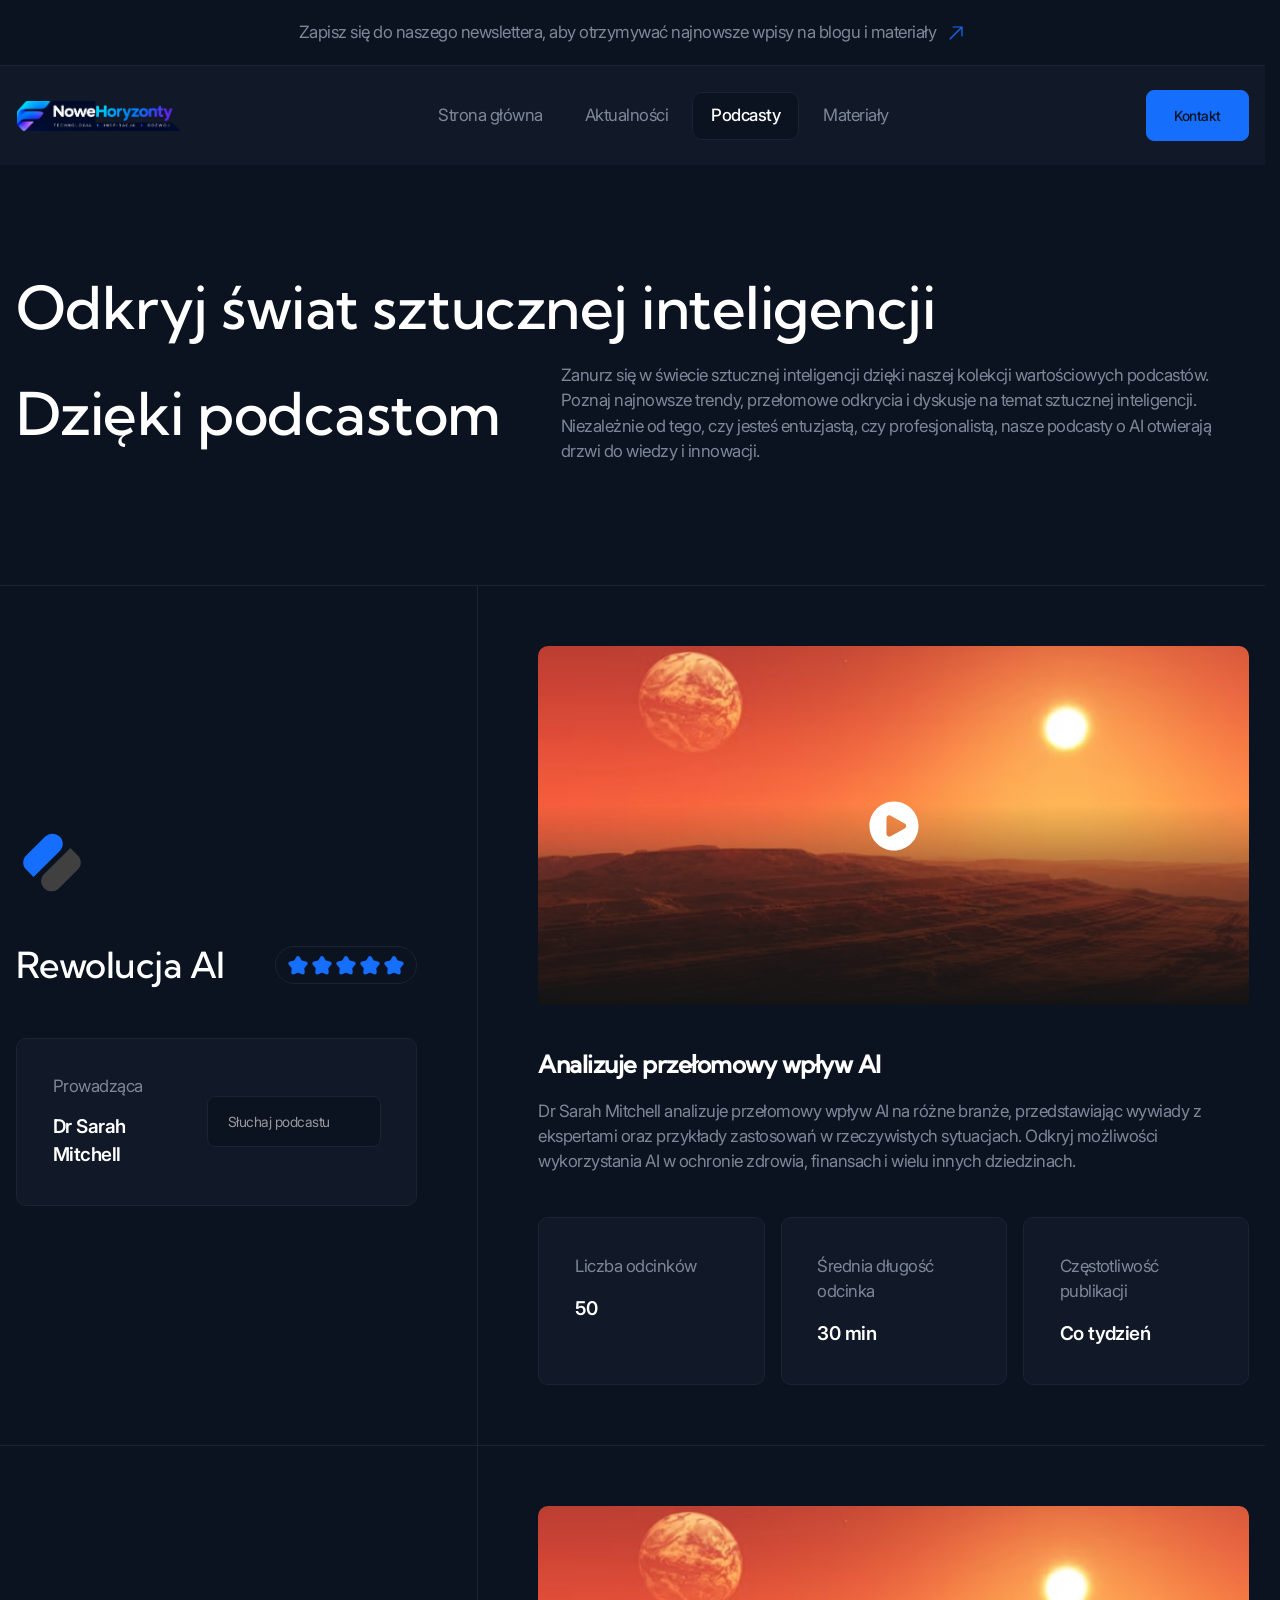
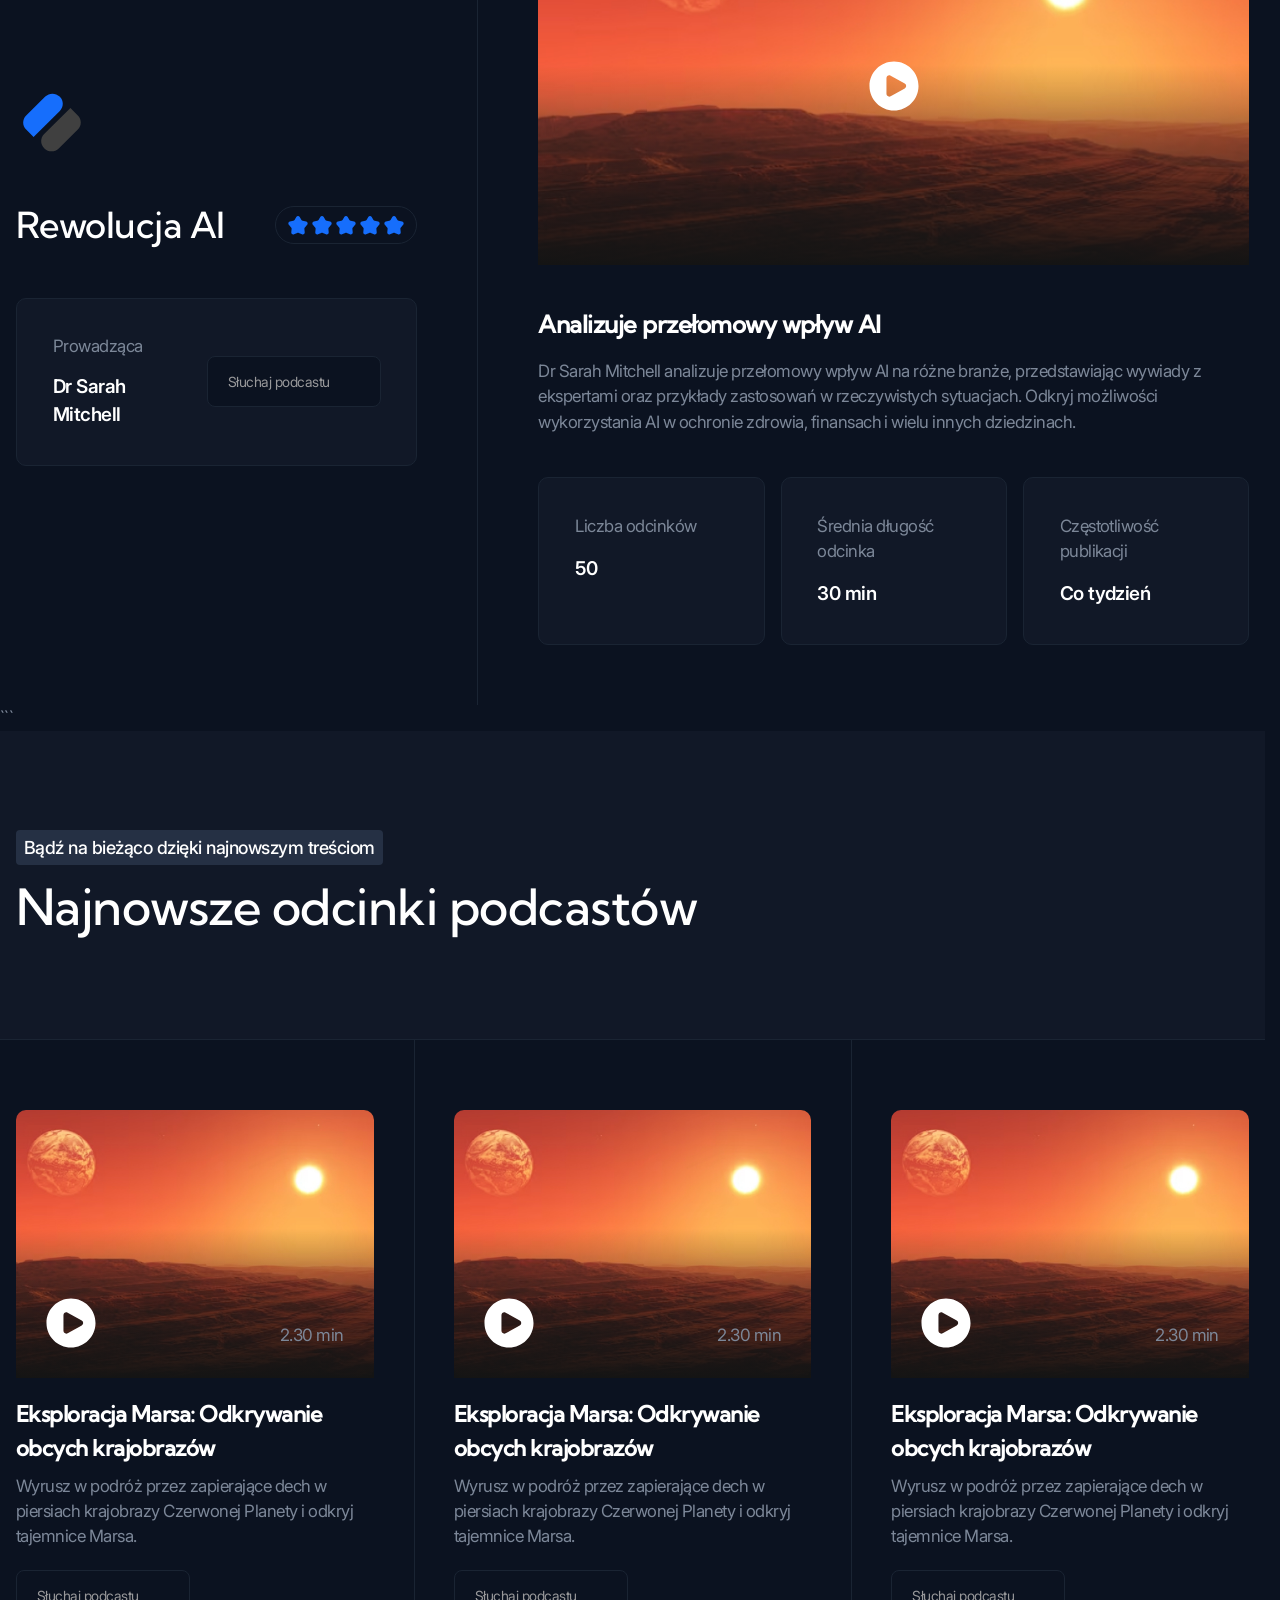
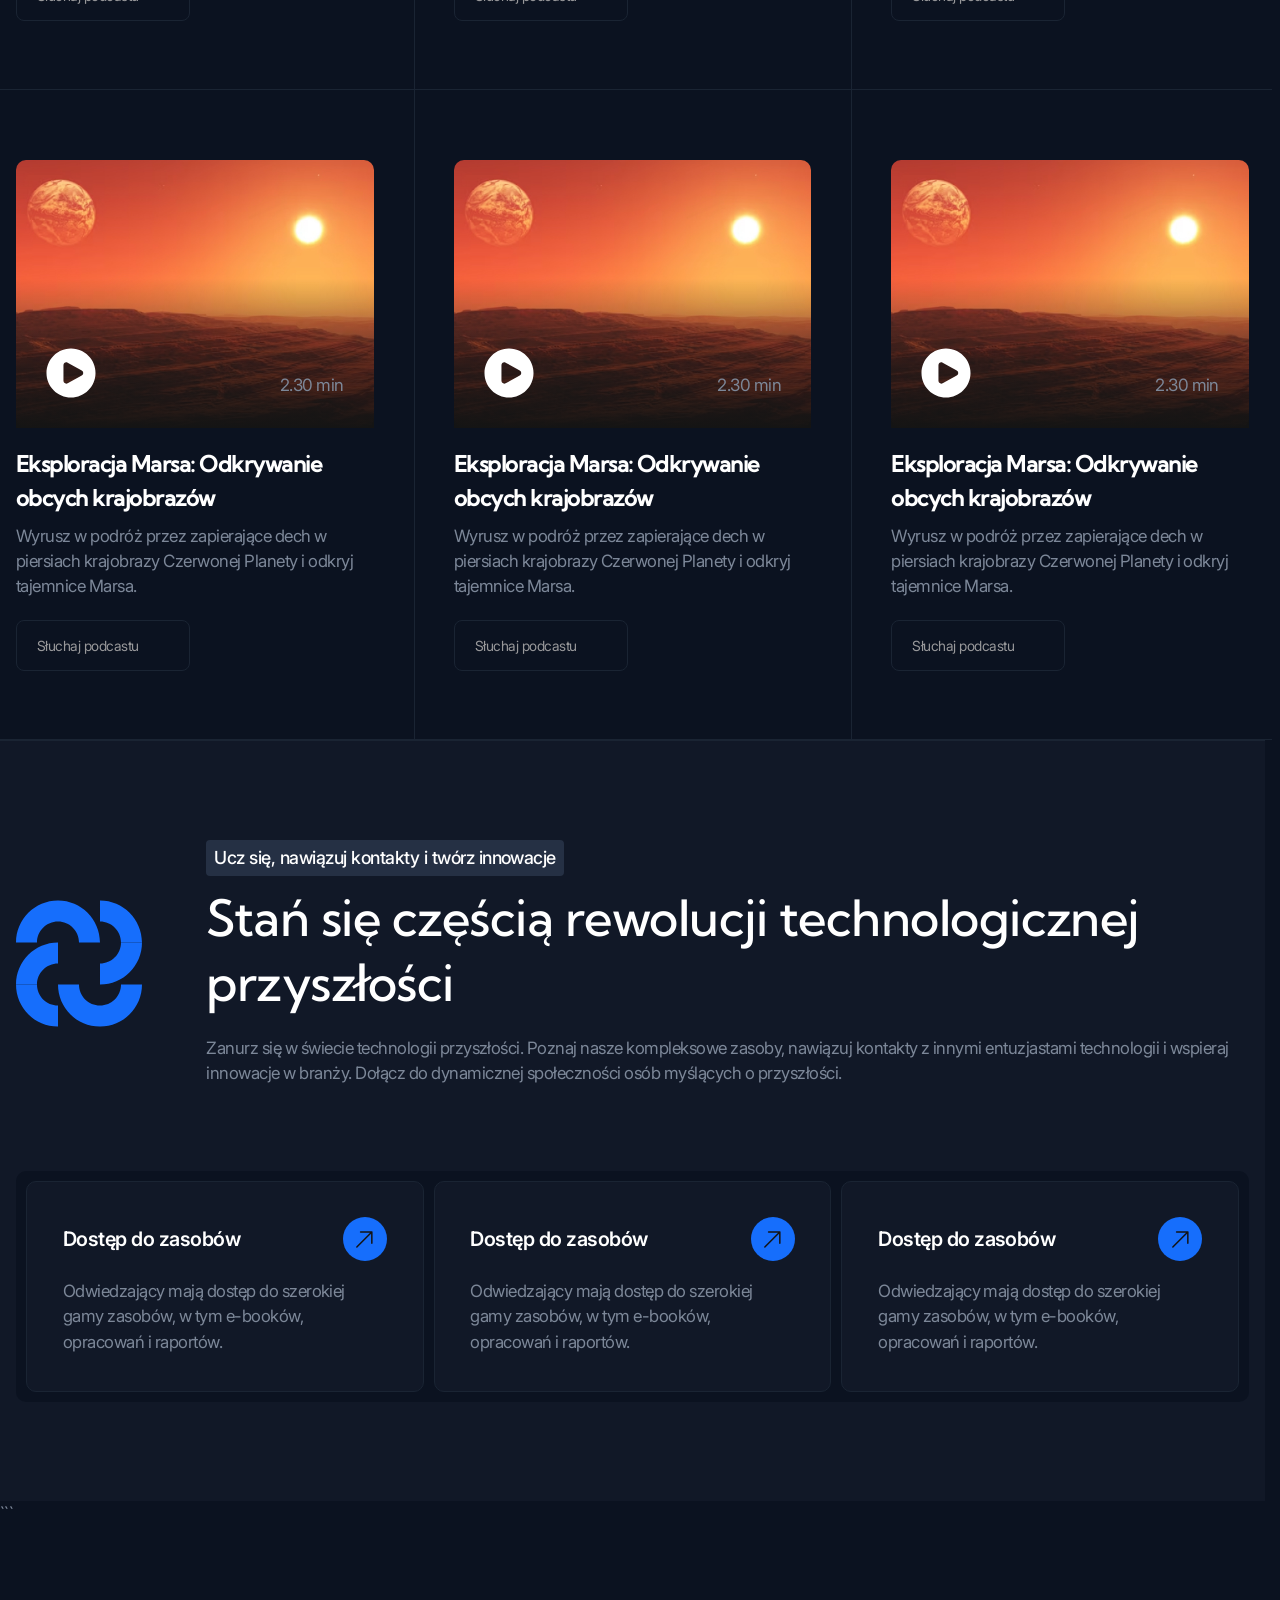
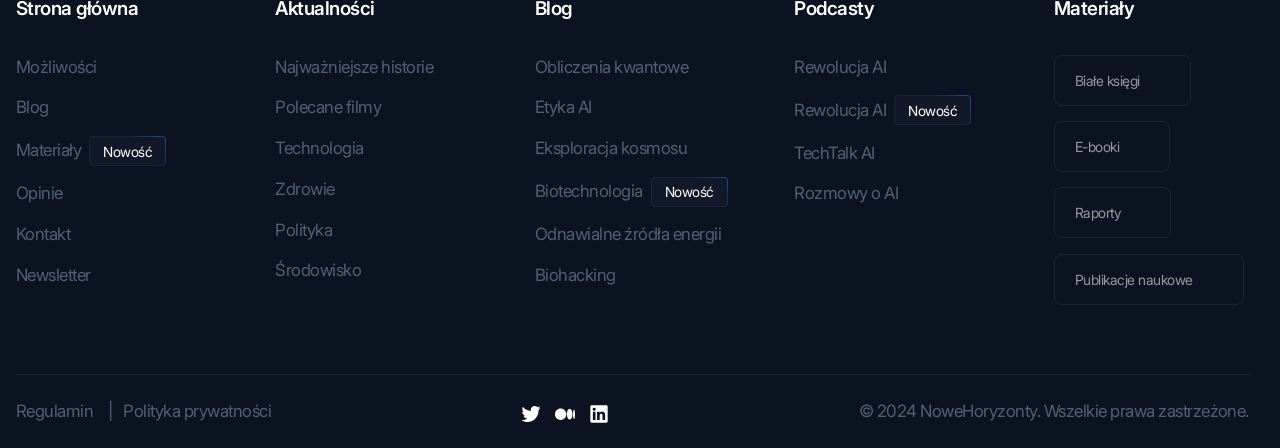
<file: webapp/podcasts.html>
<!doctype html>

<html lang="en">
<head>
    <meta charset="UTF-8">
    <meta name="viewport"
          content="width=device-width, user-scalable=no, initial-scale=1.0, maximum-scale=1.0, minimum-scale=1.0">
    <meta http-equiv="X-UA-Compatible" content="ie=edge">
    <title>NoweHoryzonty | Podcasty</title>
    <link rel="stylesheet" href="./styles/main.css" />
    <script src="./scripts/main.js" type="module"></script>
</head>
<body>
<div data-header></div>

<main>
    <section class="hero-alt" aria-labelledby="podcasts-title">
        <header class="hero-alt__header">
            <div class="hero-alt__header-inner container">
                <h1 class="hero-alt__title" id="podcasts-title">
                    Odkryj świat sztucznej inteligencji <span class="hero-alt__title-hidden-part">dzięki podcastom</span>
                </h1>
                <p class="hero-alt__subtitle h1 hidden-mobile" aria-hidden="true">
                    Dzięki podcastom
                </p>
                <p class="hero-alt__description">Zanurz się w świecie sztucznej inteligencji dzięki naszej kolekcji wartościowych podcastów. Poznaj najnowsze trendy, przełomowe odkrycia i dyskusje na temat sztucznej inteligencji. Niezależnie od tego, czy jesteś entuzjastą, czy profesjonalistą, nasze podcasty o AI otwierają drzwi do wiedzy i innowacji.</p>
            </div>
        </header>
        <div class="hero-alt__body">
            <ul class="list">
                <li class="list__item">
                    <div class="card container">
                        <div class="card__preview">
                            <div class="card__preview-main">
                                <img
                                        class="card__preview-icon"
                                        src="./images/podcasts/icon-1.svg"
                                        alt=""
                                        width="80" height="80" loading="lazy"
                                />
                                <div class="card__preview-info">
                                    <h2 class="card__preview-title h3">Rewolucja AI</h2>
                                    <div
                                            class="card__rating-view rating-view"
                                            aria-label="Ocena 5 gwiazdek"
                                            title="Ocena 5 gwiazdek"
                                    >
                                        <div class="rating-view__star is-active"></div>
                                        <div class="rating-view__star is-active"></div>
                                        <div class="rating-view__star is-active"></div>
                                        <div class="rating-view__star is-active"></div>
                                        <div class="rating-view__star is-active"></div>
                                    </div>
                                </div>
                            </div>
                            <div class="card__preview-extra">
                                <div class="card__cell tile">
                                    <h3 class="card__cell-subtitle">Prowadząca</h3>
                                    <p class="card__cell-description h6">Dr Sarah Mitchell</p>
                                    <a class="card__cell-link button" href="/">
                                        <span class="icon icon--yellow-arrow">Słuchaj podcastu</span>
                                    </a>
                                </div>
                            </div>
                        </div>
                        <div class="card__body">
                            <div class="card__grid card__grid--3-cols">
                                <div class="card__cell card__cell--wide">
                                    <div class="video-player" data-js-video-player>
                                        <video
                                                class="video-player__video"
                                                src="./videos/example.mp4"
                                                width="917" height="412"
                                                poster="./images/videos/poster-1.jpg"
                                                data-js-video-player-video
                                        ></video>
                                        <div
                                                class="video-player__panel video-player__panel--center is-active"
                                                data-js-video-player-panel
                                        >
                                            <button
                                                    class="video-player__play-button"
                                                    type="button"
                                                    aria-label="Odtwórz wideo"
                                                    title="Odtwórz wideo"
                                                    data-js-video-player-play-button
                                            >
                                                <svg width="58" height="58" viewBox="0 0 58 58" fill="none" xmlns="http://www.w3.org/2000/svg">
                                                    <path fill-rule="evenodd" clip-rule="evenodd" d="M0.5625 29C0.5625 13.2944 13.2944 0.5625 29 0.5625C44.7056 0.5625 57.4375 13.2944 57.4375 29C57.4375 44.7056 44.7056 57.4375 29 57.4375C13.2944 57.4375 0.5625 44.7056 0.5625 29ZM41.4663 26.1318C43.7167 27.382 43.7167 30.6183 41.4663 31.8685L25.1248 40.9471C22.9377 42.1621 20.25 40.5807 20.25 38.0788V19.9215C20.25 17.4196 22.9377 15.8381 25.1248 17.0531L41.4663 26.1318Z" fill="white"/>
                                                </svg>
                                            </button>
                                        </div>
                                    </div>
                                </div>
                                <div class="card__cell card__cell--wide">
                                    <h3 class="card__cell-title h4">Analizuje przełomowy wpływ AI</h3>
                                    <p class="card__cell-description">Dr Sarah Mitchell analizuje przełomowy wpływ AI na różne branże, przedstawiając wywiady z ekspertami oraz przykłady zastosowań w rzeczywistych sytuacjach. Odkryj możliwości wykorzystania AI w ochronie zdrowia, finansach i wielu innych dziedzinach.</p>
                                </div>
                                <div class="card__cell tile">
                                    <p class="card__cell-title">Liczba odcinków</p>
                                    <p class="card__cell-description h6">50</p>
                                </div>
                                <div class="card__cell tile">
                                    <p class="card__cell-title">Średnia długość odcinka</p>
                                    <p class="card__cell-description h6">30 min</p>
                                </div>
                                <div class="card__cell tile">
                                    <p class="card__cell-title">Częstotliwość publikacji</p>
                                    <p class="card__cell-description h6">Co tydzień</p>
                                </div>
                            </div>
                        </div>
                    </div>
                </li>
                <li class="list__item">
                    <div class="card container">
                        <div class="card__preview">
                            <div class="card__preview-main">
                                <img
                                        class="card__preview-icon"
                                        src="./images/podcasts/icon-1.svg"
                                        alt=""
                                        width="80" height="80" loading="lazy"
                                />
                                <div class="card__preview-info">
                                    <h2 class="card__preview-title h3">Rewolucja AI</h2>
                                    <div
                                            class="card__rating-view rating-view"
                                            aria-label="Ocena 5 gwiazdek"
                                            title="Ocena 5 gwiazdek"
                                    >
                                        <div class="rating-view__star is-active"></div>
                                        <div class="rating-view__star is-active"></div>
                                        <div class="rating-view__star is-active"></div>
                                        <div class="rating-view__star is-active"></div>
                                        <div class="rating-view__star is-active"></div>
                                    </div>
                                </div>
                            </div>
                            <div class="card__preview-extra">
                                <div class="card__cell tile">
                                    <h3 class="card__cell-subtitle">Prowadząca</h3>
                                    <p class="card__cell-description h6">Dr Sarah Mitchell</p>
                                    <a class="card__cell-link button" href="/">
                                        <span class="icon icon--yellow-arrow">Słuchaj podcastu</span>
                                    </a>
                                </div>
                            </div>
                        </div>
                        <div class="card__body">
                            <div class="card__grid card__grid--3-cols">
                                <div class="card__cell card__cell--wide">
                                    <div class="video-player" data-js-video-player>
                                        <video
                                                class="video-player__video"
                                                src="./videos/example.mp4"
                                                width="917" height="412"
                                                poster="./images/videos/poster-1.jpg"
                                                data-js-video-player-video
                                        ></video>
                                        <div
                                                class="video-player__panel video-player__panel--center is-active"
                                                data-js-video-player-panel
                                        >
                                            <button
                                                    class="video-player__play-button"
                                                    type="button"
                                                    aria-label="Odtwórz wideo"
                                                    title="Odtwórz wideo"
                                                    data-js-video-player-play-button
                                            >
                                                <svg width="58" height="58" viewBox="0 0 58 58" fill="none" xmlns="http://www.w3.org/2000/svg">
                                                    <path fill-rule="evenodd" clip-rule="evenodd" d="M0.5625 29C0.5625 13.2944 13.2944 0.5625 29 0.5625C44.7056 0.5625 57.4375 13.2944 57.4375 29C57.4375 44.7056 44.7056 57.4375 29 57.4375C13.2944 57.4375 0.5625 44.7056 0.5625 29ZM41.4663 26.1318C43.7167 27.382 43.7167 30.6183 41.4663 31.8685L25.1248 40.9471C22.9377 42.1621 20.25 40.5807 20.25 38.0788V19.9215C20.25 17.4196 22.9377 15.8381 25.1248 17.0531L41.4663 26.1318Z" fill="white"/>
                                                </svg>
                                            </button>
                                        </div>
                                    </div>
                                </div>
                                <div class="card__cell card__cell--wide">
                                    <h3 class="card__cell-title h4">Analizuje przełomowy wpływ AI</h3>
                                    <p class="card__cell-description">Dr Sarah Mitchell analizuje przełomowy wpływ AI na różne branże, przedstawiając wywiady z ekspertami oraz przykłady zastosowań w rzeczywistych sytuacjach. Odkryj możliwości wykorzystania AI w ochronie zdrowia, finansach i wielu innych dziedzinach.</p>
                                </div>
                                <div class="card__cell tile">
                                    <p class="card__cell-title">Liczba odcinków</p>
                                    <p class="card__cell-description h6">50</p>
                                </div>
                                <div class="card__cell tile">
                                    <p class="card__cell-title">Średnia długość odcinka</p>
                                    <p class="card__cell-description h6">30 min</p>
                                </div>
                                <div class="card__cell tile">
                                    <p class="card__cell-title">Częstotliwość publikacji</p>
                                    <p class="card__cell-description h6">Co tydzień</p>
                                </div>
                            </div>
                        </div>
                    </div>
                </li>
            </ul>
        </div>
    </section>

    ```
    <section class="section" aria-labelledby="podcasts-videos-title">
        <header class="section__header">
            <div class="section__header-inner container">
                <div class="section__header-info">
                    <p class="section__subtitle tag">Bądź na bieżąco dzięki najnowszym treściom</p>
                    <h2 class="section__title" id="podcasts-videos-title">Najnowsze odcinki podcastów</h2>
                </div>
            </div>
        </header>
        <div class="section__body">
            <ul class="bordered-grid bordered-grid--3-cols container">
                <li class="bordered-grid__item">
                    <div class="video-card">
                        <div class="video-card__player video-player" data-js-video-player>
                            <video
                                    class="video-player__video video-player__video--small"
                                    src="./videos/example.mp4"
                                    width="470" height="390"
                                    poster="./images/videos/poster-1.jpg"
                                    data-js-video-player-video
                            ></video>
                            <div class="video-player__panel is-active" data-js-video-player-panel>
                                <button
                                        class="video-player__play-button"
                                        type="button"
                                        aria-label="Odtwórz wideo"
                                        title="Odtwórz wideo"
                                        data-js-video-player-play-button
                                >
                                    <svg width="58" height="58" viewBox="0 0 58 58" fill="none" xmlns="http://www.w3.org/2000/svg">
                                        <path fill-rule="evenodd" clip-rule="evenodd" d="M0.5625 29C0.5625 13.2944 13.2944 0.5625 29 0.5625C44.7056 0.5625 57.4375 13.2944 57.4375 29C57.4375 44.7056 44.7056 57.4375 29 57.4375C13.2944 57.4375 0.5625 44.7056 0.5625 29ZM41.4663 26.1318C43.7167 27.382 43.7167 30.6183 41.4663 31.8685L25.1248 40.9471C22.9377 42.1621 20.25 40.5807 20.25 38.0788V19.9215C20.25 17.4196 22.9377 15.8381 25.1248 17.0531L41.4663 26.1318Z" fill="white"/>
                                    </svg>
                                </button>
                                <div class="video-player__duration">2.30 min</div>
                            </div>
                        </div>
                        <div class="video-card__body">
                            <h3 class="video-card__title h5">Eksploracja Marsa: Odkrywanie obcych krajobrazów</h3>
                            <div class="video-card__description">
                                <p>Wyrusz w podróż przez zapierające dech w piersiach krajobrazy Czerwonej Planety i odkryj tajemnice Marsa.</p>
                            </div>
                        </div>
                        <a class="video-card__link button" href="/">
                            <span class="icon icon--yellow-arrow">Słuchaj podcastu</span>
                        </a>
                    </div>
                </li>
                <li class="bordered-grid__item">
                    <div class="video-card">
                        <div class="video-card__player video-player" data-js-video-player>
                            <video
                                    class="video-player__video video-player__video--small"
                                    src="./videos/example.mp4"
                                    width="470" height="390"
                                    poster="./images/videos/poster-1.jpg"
                                    data-js-video-player-video
                            ></video>
                            <div class="video-player__panel is-active" data-js-video-player-panel>
                                <button
                                        class="video-player__play-button"
                                        type="button"
                                        aria-label="Odtwórz wideo"
                                        title="Odtwórz wideo"
                                        data-js-video-player-play-button
                                >
                                    <svg width="58" height="58" viewBox="0 0 58 58" fill="none" xmlns="http://www.w3.org/2000/svg">
                                        <path fill-rule="evenodd" clip-rule="evenodd" d="M0.5625 29C0.5625 13.2944 13.2944 0.5625 29 0.5625C44.7056 0.5625 57.4375 13.2944 57.4375 29C57.4375 44.7056 44.7056 57.4375 29 57.4375C13.2944 57.4375 0.5625 44.7056 0.5625 29ZM41.4663 26.1318C43.7167 27.382 43.7167 30.6183 41.4663 31.8685L25.1248 40.9471C22.9377 42.1621 20.25 40.5807 20.25 38.0788V19.9215C20.25 17.4196 22.9377 15.8381 25.1248 17.0531L41.4663 26.1318Z" fill="white"/>
                                    </svg>
                                </button>
                                <div class="video-player__duration">2.30 min</div>
                            </div>
                        </div>
                        <div class="video-card__body">
                            <h3 class="video-card__title h5">Eksploracja Marsa: Odkrywanie obcych krajobrazów</h3>
                            <div class="video-card__description">
                                <p>Wyrusz w podróż przez zapierające dech w piersiach krajobrazy Czerwonej Planety i odkryj tajemnice Marsa.</p>
                            </div>
                        </div>
                        <a class="video-card__link button" href="/">
                            <span class="icon icon--yellow-arrow">Słuchaj podcastu</span>
                        </a>
                    </div>
                </li>
                <li class="bordered-grid__item">
                    <div class="video-card">
                        <div class="video-card__player video-player" data-js-video-player>
                            <video
                                    class="video-player__video video-player__video--small"
                                    src="./videos/example.mp4"
                                    width="470" height="390"
                                    poster="./images/videos/poster-1.jpg"
                                    data-js-video-player-video
                            ></video>
                            <div class="video-player__panel is-active" data-js-video-player-panel>
                                <button
                                        class="video-player__play-button"
                                        type="button"
                                        aria-label="Odtwórz wideo"
                                        title="Odtwórz wideo"
                                        data-js-video-player-play-button
                                >
                                    <svg width="58" height="58" viewBox="0 0 58 58" fill="none" xmlns="http://www.w3.org/2000/svg">
                                        <path fill-rule="evenodd" clip-rule="evenodd" d="M0.5625 29C0.5625 13.2944 13.2944 0.5625 29 0.5625C44.7056 0.5625 57.4375 13.2944 57.4375 29C57.4375 44.7056 44.7056 57.4375 29 57.4375C13.2944 57.4375 0.5625 44.7056 0.5625 29ZM41.4663 26.1318C43.7167 27.382 43.7167 30.6183 41.4663 31.8685L25.1248 40.9471C22.9377 42.1621 20.25 40.5807 20.25 38.0788V19.9215C20.25 17.4196 22.9377 15.8381 25.1248 17.0531L41.4663 26.1318Z" fill="white"/>
                                    </svg>
                                </button>
                                <div class="video-player__duration">2.30 min</div>
                            </div>
                        </div>
                        <div class="video-card__body">
                            <h3 class="video-card__title h5">Eksploracja Marsa: Odkrywanie obcych krajobrazów</h3>
                            <div class="video-card__description">
                                <p>Wyrusz w podróż przez zapierające dech w piersiach krajobrazy Czerwonej Planety i odkryj tajemnice Marsa.</p>
                            </div>
                        </div>
                        <a class="video-card__link button" href="/">
                            <span class="icon icon--yellow-arrow">Słuchaj podcastu</span>
                        </a>
                    </div>
                </li>
                <li class="bordered-grid__item">
                    <div class="video-card">
                        <div class="video-card__player video-player" data-js-video-player>
                            <video
                                    class="video-player__video video-player__video--small"
                                    src="./videos/example.mp4"
                                    width="470" height="390"
                                    poster="./images/videos/poster-1.jpg"
                                    data-js-video-player-video
                            ></video>
                            <div class="video-player__panel is-active" data-js-video-player-panel>
                                <button
                                        class="video-player__play-button"
                                        type="button"
                                        aria-label="Odtwórz wideo"
                                        title="Odtwórz wideo"
                                        data-js-video-player-play-button
                                >
                                    <svg width="58" height="58" viewBox="0 0 58 58" fill="none" xmlns="http://www.w3.org/2000/svg">
                                        <path fill-rule="evenodd" clip-rule="evenodd" d="M0.5625 29C0.5625 13.2944 13.2944 0.5625 29 0.5625C44.7056 0.5625 57.4375 13.2944 57.4375 29C57.4375 44.7056 44.7056 57.4375 29 57.4375C13.2944 57.4375 0.5625 44.7056 0.5625 29ZM41.4663 26.1318C43.7167 27.382 43.7167 30.6183 41.4663 31.8685L25.1248 40.9471C22.9377 42.1621 20.25 40.5807 20.25 38.0788V19.9215C20.25 17.4196 22.9377 15.8381 25.1248 17.0531L41.4663 26.1318Z" fill="white"/>
                                    </svg>
                                </button>
                                <div class="video-player__duration">2.30 min</div>
                            </div>
                        </div>
                        <div class="video-card__body">
                            <h3 class="video-card__title h5">Eksploracja Marsa: Odkrywanie obcych krajobrazów</h3>
                            <div class="video-card__description">
                                <p>Wyrusz w podróż przez zapierające dech w piersiach krajobrazy Czerwonej Planety i odkryj tajemnice Marsa.</p>
                            </div>
                        </div>
                        <a class="video-card__link button" href="/">
                            <span class="icon icon--yellow-arrow">Słuchaj podcastu</span>
                        </a>
                    </div>
                </li>
                <li class="bordered-grid__item">
                    <div class="video-card">
                        <div class="video-card__player video-player" data-js-video-player>
                            <video
                                    class="video-player__video video-player__video--small"
                                    src="./videos/example.mp4"
                                    width="470" height="390"
                                    poster="./images/videos/poster-1.jpg"
                                    data-js-video-player-video
                            ></video>
                            <div class="video-player__panel is-active" data-js-video-player-panel>
                                <button
                                        class="video-player__play-button"
                                        type="button"
                                        aria-label="Odtwórz wideo"
                                        title="Odtwórz wideo"
                                        data-js-video-player-play-button
                                >
                                    <svg width="58" height="58" viewBox="0 0 58 58" fill="none" xmlns="http://www.w3.org/2000/svg">
                                        <path fill-rule="evenodd" clip-rule="evenodd" d="M0.5625 29C0.5625 13.2944 13.2944 0.5625 29 0.5625C44.7056 0.5625 57.4375 13.2944 57.4375 29C57.4375 44.7056 44.7056 57.4375 29 57.4375C13.2944 57.4375 0.5625 44.7056 0.5625 29ZM41.4663 26.1318C43.7167 27.382 43.7167 30.6183 41.4663 31.8685L25.1248 40.9471C22.9377 42.1621 20.25 40.5807 20.25 38.0788V19.9215C20.25 17.4196 22.9377 15.8381 25.1248 17.0531L41.4663 26.1318Z" fill="white"/>
                                    </svg>
                                </button>
                                <div class="video-player__duration">2.30 min</div>
                            </div>
                        </div>
                        <div class="video-card__body">
                            <h3 class="video-card__title h5">Eksploracja Marsa: Odkrywanie obcych krajobrazów</h3>
                            <div class="video-card__description">
                                <p>Wyrusz w podróż przez zapierające dech w piersiach krajobrazy Czerwonej Planety i odkryj tajemnice Marsa.</p>
                            </div>
                        </div>
                        <a class="video-card__link button" href="/">
                            <span class="icon icon--yellow-arrow">Słuchaj podcastu</span>
                        </a>
                    </div>
                </li>
                <li class="bordered-grid__item">
                    <div class="video-card">
                        <div class="video-card__player video-player" data-js-video-player>
                            <video
                                    class="video-player__video video-player__video--small"
                                    src="./videos/example.mp4"
                                    width="470" height="390"
                                    poster="./images/videos/poster-1.jpg"
                                    data-js-video-player-video
                            ></video>
                            <div class="video-player__panel is-active" data-js-video-player-panel>
                                <button
                                        class="video-player__play-button"
                                        type="button"
                                        aria-label="Odtwórz wideo"
                                        title="Odtwórz wideo"
                                        data-js-video-player-play-button
                                >
                                    <svg width="58" height="58" viewBox="0 0 58 58" fill="none" xmlns="http://www.w3.org/2000/svg">
                                        <path fill-rule="evenodd" clip-rule="evenodd" d="M0.5625 29C0.5625 13.2944 13.2944 0.5625 29 0.5625C44.7056 0.5625 57.4375 13.2944 57.4375 29C57.4375 44.7056 44.7056 57.4375 29 57.4375C13.2944 57.4375 0.5625 44.7056 0.5625 29ZM41.4663 26.1318C43.7167 27.382 43.7167 30.6183 41.4663 31.8685L25.1248 40.9471C22.9377 42.1621 20.25 40.5807 20.25 38.0788V19.9215C20.25 17.4196 22.9377 15.8381 25.1248 17.0531L41.4663 26.1318Z" fill="white"/>
                                    </svg>
                                </button>
                                <div class="video-player__duration">2.30 min</div>
                            </div>
                        </div>
                        <div class="video-card__body">
                            <h3 class="video-card__title h5">Eksploracja Marsa: Odkrywanie obcych krajobrazów</h3>
                            <div class="video-card__description">
                                <p>Wyrusz w podróż przez zapierające dech w piersiach krajobrazy Czerwonej Planety i odkryj tajemnice Marsa.</p>
                            </div>
                        </div>
                        <a class="video-card__link button" href="/">
                            <span class="icon icon--yellow-arrow">Słuchaj podcastu</span>
                        </a>
                    </div>
                </li>
            </ul>
        </div>
    </section>

    <section class="about" aria-labelledby="about-title">
        <div class="about__inner container">
            <header class="about__header">
                <img
                        class="about__icon"
                        src="./images/about/icon.svg"
                        alt=""
                        width="150" height="150" loading="lazy"
                />
                <div class="about__info">
                    <p class="about__subtitle tag">Ucz się, nawiązuj kontakty i twórz innowacje</p>
                    <h2 class="about__title" id="about-title">Stań się częścią rewolucji technologicznej przyszłości</h2>
                </div>
                <div class="about__description">
                    <p>Zanurz się w świecie technologii przyszłości. Poznaj nasze kompleksowe zasoby, nawiązuj kontakty z innymi entuzjastami technologii i wspieraj innowacje w branży. Dołącz do dynamicznej społeczności osób myślących o przyszłości.</p>
                </div>
            </header>
            <ul class="about__list">
                <li class="about__item">
                    <a class="about-card tile" href="/">
                        <h3 class="about-card__title circle-icon">Dostęp do zasobów</h3>
                        <div class="about-card__description">
                            <p>Odwiedzający mają dostęp do szerokiej gamy zasobów, w tym e-booków, opracowań i raportów.</p>
                        </div>
                    </a>
                </li>
                <li class="about__item">
                    <a class="about-card tile" href="/">
                        <h3 class="about-card__title circle-icon">Dostęp do zasobów</h3>
                        <div class="about-card__description">
                            <p>Odwiedzający mają dostęp do szerokiej gamy zasobów, w tym e-booków, opracowań i raportów.</p>
                        </div>
                    </a>
                </li>
                <li class="about__item">
                    <a class="about-card tile" href="/">
                        <h3 class="about-card__title circle-icon">Dostęp do zasobów</h3>
                        <div class="about-card__description">
                            <p>Odwiedzający mają dostęp do szerokiej gamy zasobów, w tym e-booków, opracowań i raportów.</p>
                        </div>
                    </a>
                </li>
            </ul>
        </div>
    </section>
    ```

</main>

<div data-footer></div>
</body>
</html>
</file>
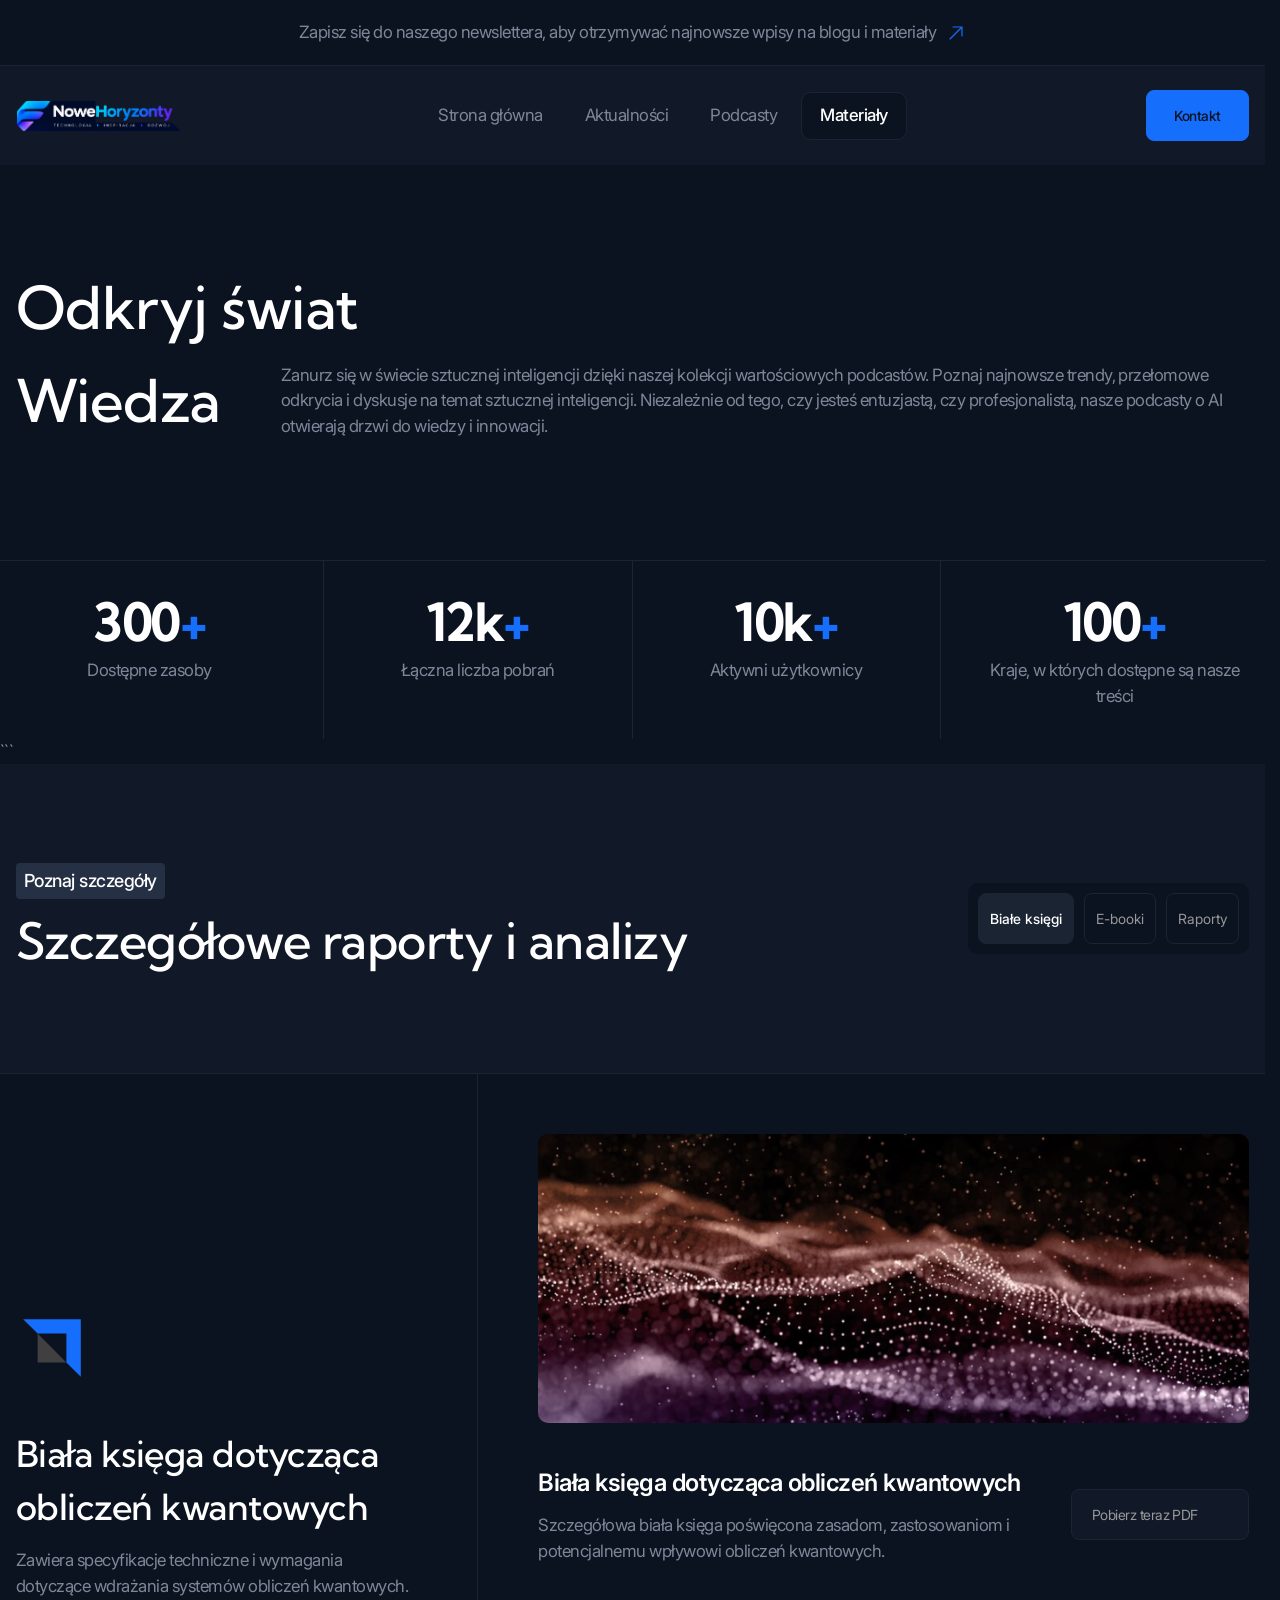
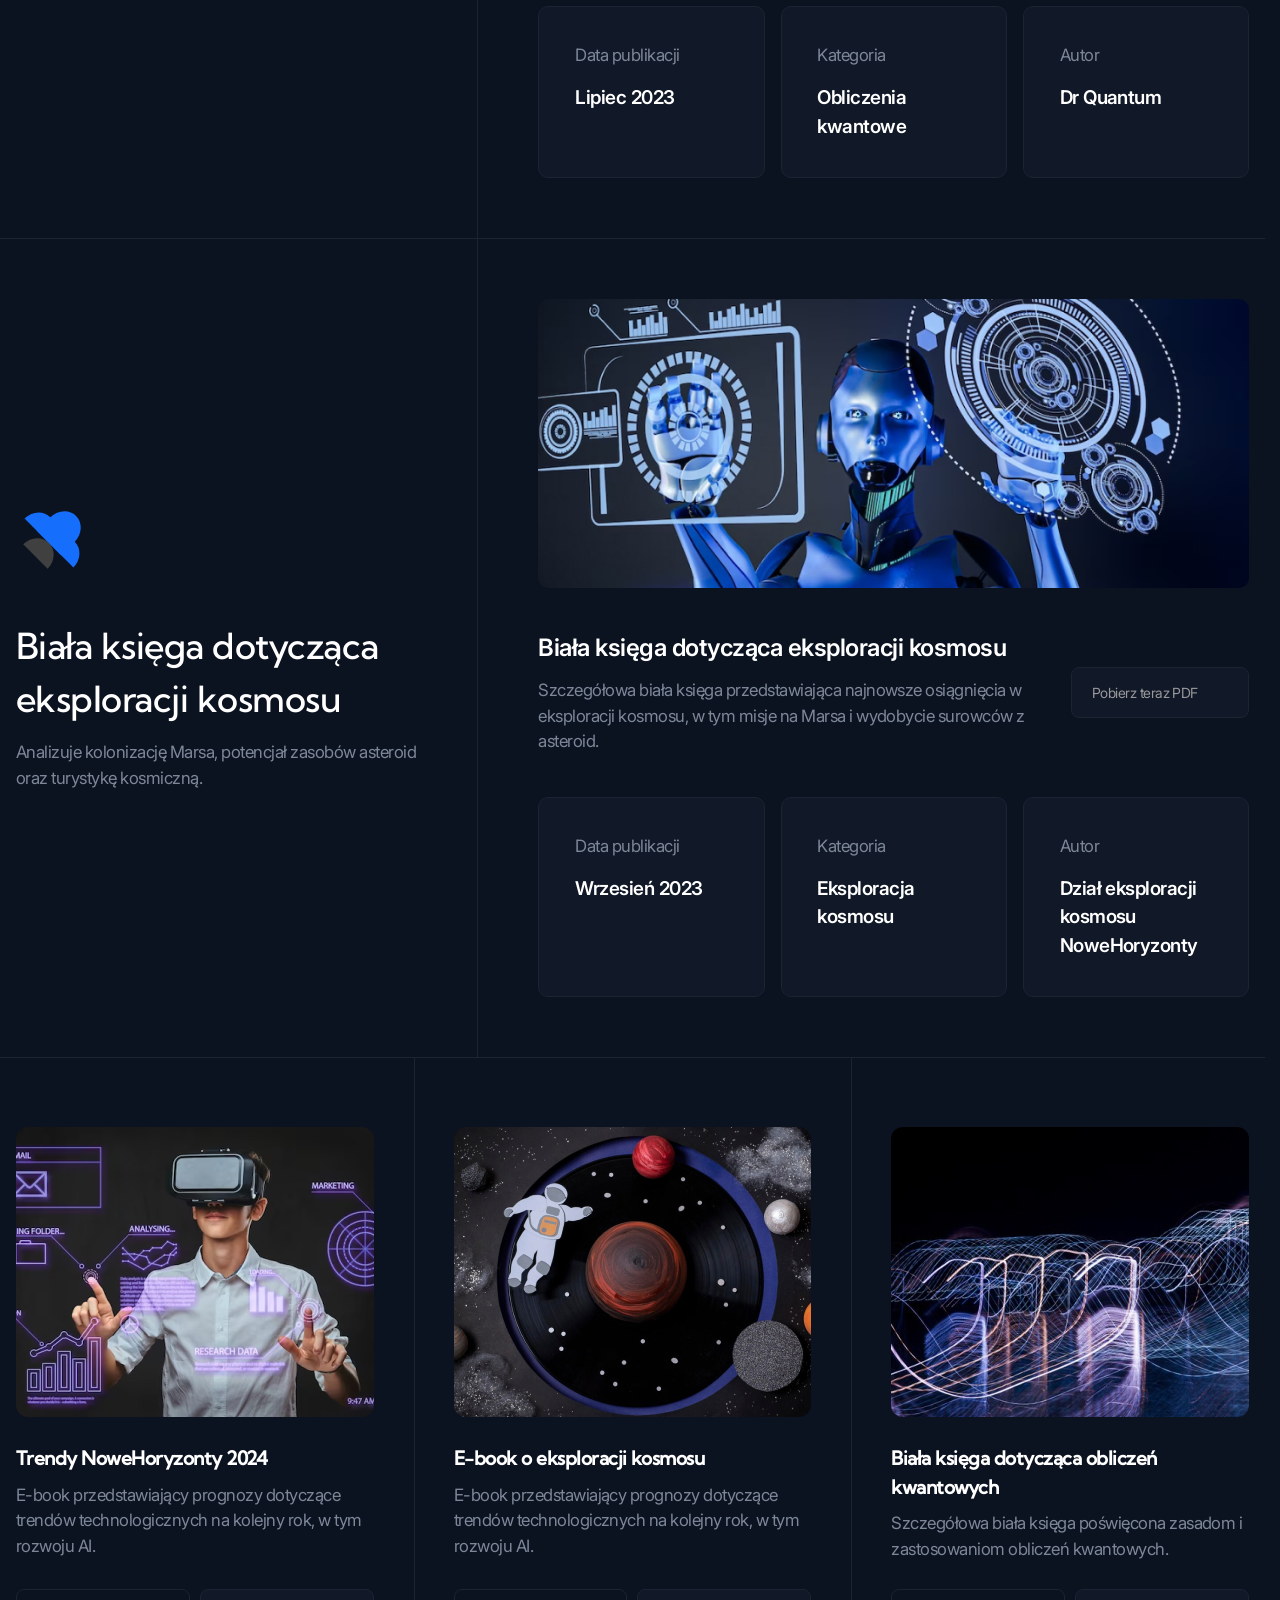
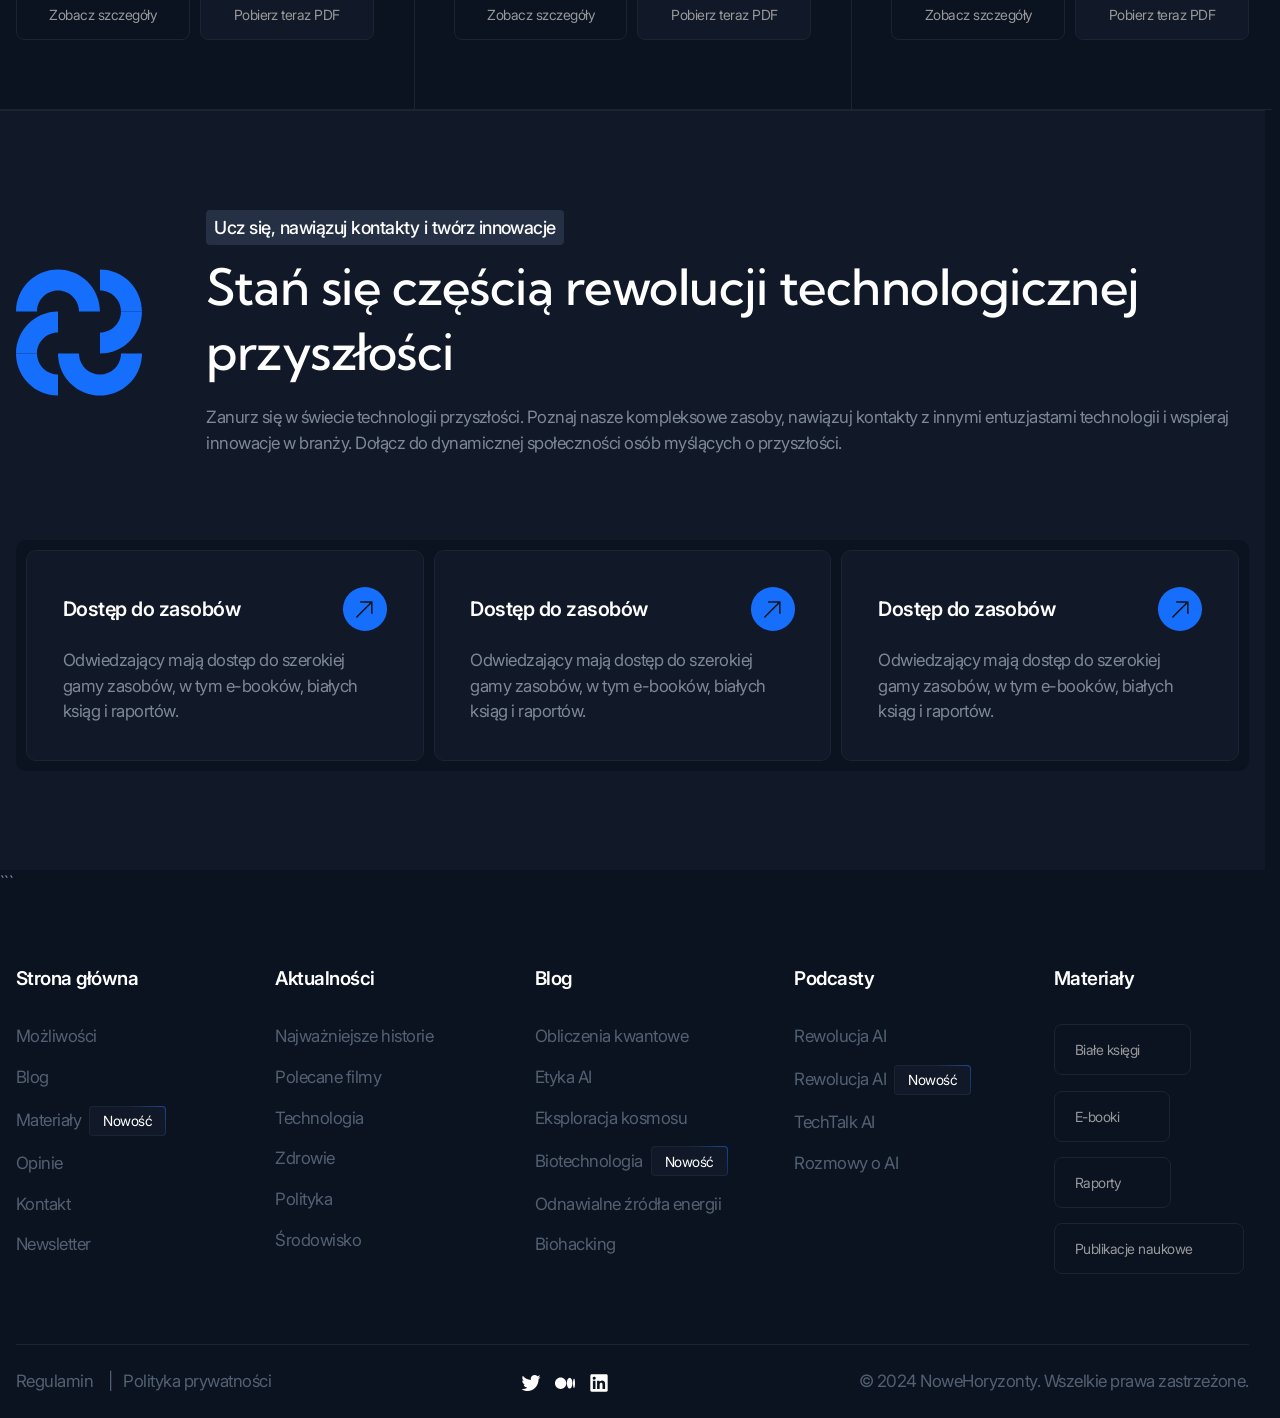
<file: webapp/resources.html>
<!doctype html>

<html lang="en">
<head>
    <meta charset="UTF-8">
    <meta name="viewport"
          content="width=device-width, user-scalable=no, initial-scale=1.0, maximum-scale=1.0, minimum-scale=1.0">
    <meta http-equiv="X-UA-Compatible" content="ie=edge">
    <title>NoweHoryzonty | Zasoby</title>
    <link rel="stylesheet" href="./styles/main.css" />
    <script src="./scripts/main.js" type="module"></script>
</head>
<body>
<div data-header></div>

<main>
    <section class="hero-alt" aria-labelledby="resources-title">
        <header class="hero-alt__header">
            <div class="hero-alt__header-inner container">
                <h1 class="hero-alt__title" id="resources-title">
                    Odkryj świat <span class="hero-alt__title-hidden-part">wiedzy</span>
                </h1>
                <p class="hero-alt__subtitle h1 hidden-mobile" aria-hidden="true">
                    Wiedza
                </p>
                <p class="hero-alt__description">Zanurz się w świecie sztucznej inteligencji dzięki naszej kolekcji wartościowych podcastów. Poznaj najnowsze trendy, przełomowe odkrycia i dyskusje na temat sztucznej inteligencji. Niezależnie od tego, czy jesteś entuzjastą, czy profesjonalistą, nasze podcasty o AI otwierają drzwi do wiedzy i innowacji.</p>
            </div>
        </header>
        <div class="hero-alt__body">
            <div class="metrics metrics--4-cols container">
                <dl class="metrics__list">
                    <div class="metrics__item">
                        <dt class="metrics__key">Dostępne zasoby</dt>
                        <dd class="metrics__value h2">300<span class="metrics__sign">+</span></dd>
                    </div>
                    <div class="metrics__item">
                        <dt class="metrics__key">Łączna liczba pobrań</dt>
                        <dd class="metrics__value h2">12k<span class="metrics__sign">+</span></dd>
                    </div>
                    <div class="metrics__item">
                        <dt class="metrics__key">Aktywni użytkownicy</dt>
                        <dd class="metrics__value h2">10k<span class="metrics__sign">+</span></dd>
                    </div>
                    <div class="metrics__item">
                        <dt class="metrics__key">Kraje, w których dostępne są nasze treści</dt>
                        <dd class="metrics__value h2">100<span class="metrics__sign">+</span></dd>
                    </div>
                </dl>
            </div>
        </div>
    </section>

    ```
    <section
            class="section tabs"
            aria-labelledby="reports-title"
            data-js-tabs
    >
        <header class="section__header">
            <div class="section__header-inner container">
                <div class="section__header-info">
                    <p class="section__subtitle tag">Poznaj szczegóły</p>
                    <h2 class="section__title" id="reports-title">Szczegółowe raporty i analizy</h2>
                </div>
                <div class="section__actions">
                    <div
                            class="tabs__buttons tabs__buttons--compact"
                            role="tablist"
                            aria-labelledby="reports-title"
                    >
                        <button
                                class="tabs__button is-active"
                                id="tab-1"
                                type="button"
                                role="tab"
                                aria-controls="tabpanel-1"
                                data-js-tabs-button
                                aria-selected="true"
                        >
                            Białe księgi
                        </button>
                        <button
                                class="tabs__button"
                                id="tab-2"
                                type="button"
                                role="tab"
                                aria-controls="tabpanel-2"
                                data-js-tabs-button
                                aria-selected="false"
                                tabindex="-1"
                        >
                            E-booki
                        </button>
                        <button
                                class="tabs__button"
                                id="tab-3"
                                type="button"
                                role="tab"
                                aria-controls="tabpanel-3"
                                data-js-tabs-button
                                aria-selected="false"
                                tabindex="-1"
                        >
                            Raporty
                        </button>
                    </div>
                </div>
            </div>
        </header>
        <div class="section__body">
            <div class="tabs__body">
                <div
                        class="tabs__content is-active"
                        id="tabpanel-1"
                        aria-labelledby="tab-1"
                        tabindex="0"
                        data-js-tabs-content
                >
                    <ul class="list">
                        <li class="list__item">
                            <div class="card container">
                                <div class="card__preview">
                                    <div class="card__preview-main">
                                        <img
                                                class="card__preview-icon"
                                                src="./images/reports/icon-1.svg"
                                                alt=""
                                                width="80" height="80" loading="lazy"
                                        />
                                        <div class="card__preview-info">
                                            <h3 class="card__preview-title">Biała księga dotycząca obliczeń kwantowych</h3>
                                            <div class="card__preview-description">
                                                <p>Zawiera specyfikacje techniczne i wymagania dotyczące wdrażania systemów obliczeń kwantowych.</p>
                                            </div>
                                        </div>
                                    </div>
                                </div>
                                <div class="card__body">
                                    <div class="card__grid card__grid--3-cols-alt">
                                        <div class="card__cell card__cell--wide">
                                            <img
                                                    class="card__cell-image"
                                                    src="./images/reports/details-1.jpg"
                                                    alt=""
                                                    width="917" height="332" loading="lazy"
                                            />
                                        </div>
                                        <div class="card__cell card__cell--wide">
                                            <h4 class="card__cell-title">Biała księga dotycząca obliczeń kwantowych</h4>
                                            <p class="card__cell-description">Szczegółowa biała księga poświęcona zasadom, zastosowaniom i potencjalnemu wpływowi obliczeń kwantowych.</p>
                                            <a class="card__cell-link button button--dark-gray" href="/" download>
                                                <span class="icon icon--yellow-arrow">Pobierz teraz PDF</span>
                                            </a>
                                        </div>
                                        <div class="card__cell tile">
                                            <p class="card__cell-title">Data publikacji</p>
                                            <p class="card__cell-description h6"><time datetime="2023-07">Lipiec 2023</time></p>
                                        </div>
                                        <div class="card__cell tile">
                                            <p class="card__cell-title">Kategoria</p>
                                            <p class="card__cell-description h6">Obliczenia kwantowe</p>
                                        </div>
                                        <div class="card__cell tile card__cell--wide-on-mobile-s">
                                            <p class="card__cell-title">Autor</p>
                                            <p class="card__cell-description h6">Dr Quantum</p>
                                        </div>
                                    </div>
                                </div>
                            </div>
                        </li>
                        <li class="list__item">
                            <div class="card container">
                                <div class="card__preview">
                                    <div class="card__preview-main">
                                        <img
                                                class="card__preview-icon"
                                                src="./images/reports/icon-2.svg"
                                                alt=""
                                                width="80" height="80" loading="lazy"
                                        />
                                        <div class="card__preview-info">
                                            <h3 class="card__preview-title">Biała księga dotycząca eksploracji kosmosu</h3>
                                            <div class="card__preview-description">
                                                <p>Analizuje kolonizację Marsa, potencjał zasobów asteroid oraz turystykę kosmiczną.</p>
                                            </div>
                                        </div>
                                    </div>
                                </div>
                                <div class="card__body">
                                    <div class="card__grid card__grid--3-cols-alt">
                                        <div class="card__cell card__cell--wide">
                                            <img
                                                    class="card__cell-image"
                                                    src="./images/reports/details-2.jpg"
                                                    alt=""
                                                    width="917" height="332" loading="lazy"
                                            />
                                        </div>
                                        <div class="card__cell card__cell--wide">
                                            <h4 class="card__cell-title">Biała księga dotycząca eksploracji kosmosu</h4>
                                            <p class="card__cell-description">Szczegółowa biała księga przedstawiająca najnowsze osiągnięcia w eksploracji kosmosu, w tym misje na Marsa i wydobycie surowców z asteroid.</p>
                                            <a class="card__cell-link button button--dark-gray" href="/" download>
                                                <span class="icon icon--yellow-arrow">Pobierz teraz PDF</span>
                                            </a>
                                        </div>
                                        <div class="card__cell tile">
                                            <p class="card__cell-title">Data publikacji</p>
                                            <p class="card__cell-description h6"><time datetime="2023-09">Wrzesień 2023</time></p>
                                        </div>
                                        <div class="card__cell tile">
                                            <p class="card__cell-title">Kategoria</p>
                                            <p class="card__cell-description h6">Eksploracja kosmosu</p>
                                        </div>
                                        <div class="card__cell tile card__cell--wide-on-mobile-s">
                                            <p class="card__cell-title">Autor</p>
                                            <p class="card__cell-description h6">Dział eksploracji kosmosu NoweHoryzonty</p>
                                        </div>
                                    </div>
                                </div>
                            </div>
                        </li>
                    </ul>
                    <ul class="bordered-grid bordered-grid--3-cols container">
                        <li class="bordered-grid__item">
                            <div class="report-card">
                                <img
                                        class="report-card__image"
                                        src="./images/reports/card-1.jpg"
                                        alt=""
                                        width="470" height="290" loading="lazy"
                                />
                                <div class="report-card__body">
                                    <h3 class="report-card__title h6">Trendy NoweHoryzonty 2024</h3>
                                    <div class="report-card__description">
                                        <p>E-book przedstawiający prognozy dotyczące trendów technologicznych na kolejny rok, w tym rozwoju AI.</p>
                                    </div>
                                </div>
                                <div class="report-card__actions">
                                    <a class="report-card__details-link button" href="/">
                                        Zobacz szczegóły
                                    </a>
                                    <a class="report-card__download-link button button--dark-gray" href="/" download>
                                        Pobierz teraz PDF
                                    </a>
                                </div>
                            </div>
                        </li>
                        <li class="bordered-grid__item">
                            <div class="report-card">
                                <img
                                        class="report-card__image"
                                        src="./images/reports/card-2.jpg"
                                        alt=""
                                        width="470" height="290" loading="lazy"
                                />
                                <div class="report-card__body">
                                    <h3 class="report-card__title h6">E-book o eksploracji kosmosu</h3>
                                    <div class="report-card__description">
                                        <p>E-book przedstawiający prognozy dotyczące trendów technologicznych na kolejny rok, w tym rozwoju AI.</p>
                                    </div>
                                </div>
                                <div class="report-card__actions">
                                    <a class="report-card__details-link button" href="/">
                                        Zobacz szczegóły
                                    </a>
                                    <a class="report-card__download-link button button--dark-gray" href="/" download>
                                        Pobierz teraz PDF
                                    </a>
                                </div>
                            </div>
                        </li>
                        <li class="bordered-grid__item">
                            <div class="report-card">
                                <img
                                        class="report-card__image"
                                        src="./images/reports/card-3.jpg"
                                        alt=""
                                        width="470" height="290" loading="lazy"
                                />
                                <div class="report-card__body">
                                    <h3 class="report-card__title h6">Biała księga dotycząca obliczeń kwantowych</h3>
                                    <div class="report-card__description">
                                        <p>Szczegółowa biała księga poświęcona zasadom i zastosowaniom obliczeń kwantowych.</p>
                                    </div>
                                </div>
                                <div class="report-card__actions">
                                    <a class="report-card__details-link button" href="/">
                                        Zobacz szczegóły
                                    </a>
                                    <a class="report-card__download-link button button--dark-gray" href="/" download>
                                        Pobierz teraz PDF
                                    </a>
                                </div>
                            </div>
                        </li>
                    </ul>
                </div>
                <div
                        class="tabs__content"
                        id="tabpanel-2"
                        aria-labelledby="tab-2"
                        tabindex="0"
                        data-js-tabs-content
                >
                    Lorem ipsum dolor sit amet, consectetur adipisicing elit. Impedit, pariatur?
                </div>
                <div
                        class="tabs__content"
                        id="tabpanel-3"
                        aria-labelledby="tab-3"
                        tabindex="0"
                        data-js-tabs-content
                >
                    Lorem ipsum dolor sit amet, consectetur adipisicing elit. Impedit, pariatur?
                </div>
            </div>
        </div>
    </section>

    <section class="about" aria-labelledby="about-title">
        <div class="about__inner container">
            <header class="about__header">
                <img
                        class="about__icon"
                        src="./images/about/icon.svg"
                        alt=""
                        width="150" height="150" loading="lazy"
                />
                <div class="about__info">
                    <p class="about__subtitle tag">Ucz się, nawiązuj kontakty i twórz innowacje</p>
                    <h2 class="about__title" id="about-title">Stań się częścią rewolucji technologicznej przyszłości</h2>
                </div>
                <div class="about__description">
                    <p>Zanurz się w świecie technologii przyszłości. Poznaj nasze kompleksowe zasoby, nawiązuj kontakty z innymi entuzjastami technologii i wspieraj innowacje w branży. Dołącz do dynamicznej społeczności osób myślących o przyszłości.</p>
                </div>
            </header>
            <ul class="about__list">
                <li class="about__item">
                    <a class="about-card tile" href="/">
                        <h3 class="about-card__title circle-icon">Dostęp do zasobów</h3>
                        <div class="about-card__description">
                            <p>Odwiedzający mają dostęp do szerokiej gamy zasobów, w tym e-booków, białych ksiąg i raportów.</p>
                        </div>
                    </a>
                </li>
                <li class="about__item">
                    <a class="about-card tile" href="/">
                        <h3 class="about-card__title circle-icon">Dostęp do zasobów</h3>
                        <div class="about-card__description">
                            <p>Odwiedzający mają dostęp do szerokiej gamy zasobów, w tym e-booków, białych ksiąg i raportów.</p>
                        </div>
                    </a>
                </li>
                <li class="about__item">
                    <a class="about-card tile" href="/">
                        <h3 class="about-card__title circle-icon">Dostęp do zasobów</h3>
                        <div class="about-card__description">
                            <p>Odwiedzający mają dostęp do szerokiej gamy zasobów, w tym e-booków, białych ksiąg i raportów.</p>
                        </div>
                    </a>
                </li>
            </ul>
        </div>
    </section>
    ```

</main>

<div data-footer></div>
</body>
</html>
</file>
<file: webapp/styles/main.css>
@charset "UTF-8";
/**
  Нормализация блочной модели
 */
*,
::before,
::after {
  box-sizing: border-box;
}

/**
  Убираем внутренние отступы слева тегам списков,
  у которых есть атрибут class
 */
:where(ul, ol):where([class]) {
  padding-left: 0;
}

/**
  Убираем внешние отступы body и двум другим тегам,
  у которых есть атрибут class
 */
body,
:where(blockquote, figure):where([class]) {
  margin: 0;
}

/**
  Убираем внешние отступы вертикали нужным тегам,
  у которых есть атрибут class
 */
:where(h1,
h2,
h3,
h4,
h5,
h6,
p,
ul,
ol,
dl):where([class]) {
  margin-block: 0;
}

:where(dd[class]) {
  margin-left: 0;
}

:where(fieldset[class]) {
  margin-left: 0;
  padding: 0;
  border: none;
}

/**
  Убираем стандартный маркер маркированному списку,
  у которого есть атрибут class
 */
:where(ul[class]) {
  list-style: none;
}

:where(address[class]) {
  font-style: normal;
}

/**
  Обнуляем вертикальные внешние отступы параграфа,
  объявляем локальную переменную для внешнего отступа вниз,
  чтобы избежать взаимодействие с более сложным селектором
 */
p {
  --paragraphMarginBottom: 24px;
  margin-block: 0;
}

/**
  Внешний отступ вниз для параграфа без атрибута class,
  который расположен не последним среди своих соседних элементов
 */
p:where(:not([class]):not(:last-child)) {
  margin-bottom: var(--paragraphMarginBottom);
}

/**
  Упрощаем работу с изображениями и видео
 */
img,
video {
  display: block;
  max-width: 100%;
  height: auto;
}

/**
  Наследуем свойства шрифт для полей ввода
 */
input,
textarea,
select,
button {
  font: inherit;
}

html {
  /**
    Пригодится в большинстве ситуаций
    (когда, например, нужно будет "прижать" футер к низу сайта)
   */
  height: 100%;
  /**
    Убираем скачок интерфейса по горизонтали
    при появлении / исчезновении скроллбара
   */
  scrollbar-gutter: stable;
}

/**
  Плавный скролл
 */
html,
:has(:target) {
  scroll-behavior: smooth;
}

body {
  /**
    Пригодится в большинстве ситуаций
    (когда, например, нужно будет "прижать" футер к низу сайта)
   */
  min-height: 100%;
  /**
    Унифицированный интерлиньяж
   */
  line-height: 1.5;
}

/**
  Нормализация высоты элемента ссылки при его инспектировании в DevTools
 */
a:where([class]) {
  display: inline-flex;
}

/**
  Курсор-рука при наведении на элемент
 */
button,
label {
  cursor: pointer;
}

/**
  Приводим к единому цвету svg-элементы
 */
[fill] {
  fill: currentColor;
}

[stroke] {
  stroke: currentColor;
}

/**
  Чиним баг задержки смены цвета при взаимодействии с svg-элементами
 */
svg * {
  transition-property: fill, stroke;
}

/**
  Удаляем все анимации и переходы для людей,
  которые предпочитают их не использовать
 */
@media (prefers-reduced-motion: reduce) {
  *,
  ::before,
  ::after {
    animation-duration: 0.01ms !important;
    animation-iteration-count: 1 !important;
    transition-duration: 0.01ms !important;
    scroll-behavior: auto !important;
  }
}
@font-face {
  font-family: "Kumbh Sans";
  src: url("../fonts/KumbhSans-Regular.woff2") format("woff2");
  font-weight: 400;
  font-style: normal;
  font-display: swap;
}
@font-face {
  font-family: "Kumbh Sans";
  src: url("../fonts/KumbhSans-Medium.woff2") format("woff2");
  font-weight: 500;
  font-style: normal;
  font-display: swap;
}
@font-face {
  font-family: "Inter";
  src: url("../fonts/Inter-Regular.woff2") format("woff2");
  font-weight: 400;
  font-style: normal;
  font-display: swap;
}
@font-face {
  font-family: "Inter";
  src: url("../fonts/Inter-Medium.woff2") format("woff2");
  font-weight: 500;
  font-style: normal;
  font-display: swap;
}
@font-face {
  font-family: "Inter";
  src: url("../fonts/Inter-SemiBold.woff2") format("woff2");
  font-weight: 600;
  font-style: normal;
  font-display: swap;
}
@font-face {
  font-family: "Inter";
  src: url("../fonts/Inter-Bold.woff2") format("woff2");
  font-weight: 700;
  font-style: normal;
  font-display: swap;
}
:root {
  --color-light: #FFFFFF;
  --color-dark: #0B1220;
  --color-dark-10: #111827;
  --color-dark-15: #1A2433;
  --color-dark-20: #253044;
  --color-dark-40: #526071;
  --color-gray-50: #7C8798;
  --color-gray-60: #98989A;
  --color-accent: #166efc;
  --color-red: #FF5500;
  --gradient: linear-gradient(
    45deg,
    var(--color-dark-15) 64%,
    var(--color-accent) 136%
  );
  --border: 0.0625rem solid var(--color-dark-15);
  --shadow: 0 0 0 0.1875rem #191919;
  --font-family-base: "Inter", sans-serif;
  --font-family-accent: "Kumbh Sans", sans-serif;
  --container-width: 100rem;
  --container-padding-x: 1rem;
  --transition-duration: 0.2s;
  --100vw: calc(100vw - var(--scrollbar-width));
}
@media (width <= 90.06125rem) {
  :root {
    --container-width: 80rem;
  }
}

.container {
  max-width: calc(var(--container-width) + var(--container-padding-x) * 2);
  margin-inline: auto;
  padding-inline: var(--container-padding-x);
}

.visually-hidden {
  position: absolute !important;
  width: 1px !important;
  height: 1px !important;
  margin: -1px !important;
  border: 0 !important;
  padding: 0 !important;
  white-space: nowrap !important;
  clip-path: inset(100%) !important;
  clip: rect(0 0 0 0) !important;
  overflow: hidden !important;
}

@media (width <= 47.99875rem) {
  .hidden-mobile {
    display: none !important;
  }
}

@media (width > 47.99875rem) {
  .visible-mobile {
    display: none !important;
  }
}

.full-vw-line {
  position: relative;
}
.full-vw-line::before, .full-vw-line::after {
  position: absolute;
  width: calc((var(--100vw) - var(--container-width)) / 2);
  height: 0.0625rem;
  background-color: var(--color-dark-15);
}
.full-vw-line--top::before {
  content: "";
  bottom: 100%;
}
.full-vw-line--bottom::after {
  content: "";
  top: 100%;
}
.full-vw-line--left::before, .full-vw-line--left::after {
  right: 100%;
}
.full-vw-line--right::before, .full-vw-line--right::after {
  left: 100%;
}

.circle-icon {
  --circleSize: 3.25rem;
  --circleMarginLeft: 1.25rem;
  position: relative;
  min-height: var(--circleSize);
  padding-right: calc(var(--circleSize) + var(--circleMarginLeft));
}
@media (width <= 90.06125rem) {
  .circle-icon {
    --circleSize: 2.75rem;
    --circleMarginLeft: 0.875rem;
  }
}
@media (width <= 47.99875rem) {
  .circle-icon {
    --circleSize: 2.5rem;
  }
}
.circle-icon::after {
  width: var(--circleSize);
  height: var(--circleSize);
  position: absolute;
  top: 50%;
  translate: 0 -50%;
  content: "";
  right: 0;
  background: url("../icons/arrow-top-right_black.svg") center no-repeat var(--color-accent);
  border-radius: 50%;
}

html.is-lock {
  overflow: hidden;
}

body {
  font-size: clamp(0.875rem, 0.7944214876rem + 0.3305785124vw, 1.125rem);
  display: flex;
  flex-direction: column;
  font-family: var(--font-family-base);
  letter-spacing: -0.03em;
  color: var(--color-gray-50);
  background-color: var(--color-dark);
}

main {
  flex-grow: 1;
}

h1, .h1,
h2, .h2,
h3, .h3,
h4, .h4,
h5, .h5,
h6, .h6 {
  color: var(--color-light);
}

h1, .h1,
h2, .h2,
h3, .h3 {
  font-family: var(--font-family-accent);
  font-weight: 500;
}

h4, .h4,
h5, .h5,
h6, .h6 {
  font-weight: 600;
}

h1, .h1 {
  font-size: clamp(1.875rem, 1.069214876rem + 3.305785124vw, 4.375rem);
  line-height: 1.2;
}

h2, .h2 {
  font-size: clamp(1.75rem, 1.145661157rem + 2.479338843vw, 3.625rem);
  line-height: 1.3;
}

h3, .h3 {
  font-size: clamp(1.5rem, 1.1776859504rem + 1.3223140496vw, 2.5rem);
}

h4, .h4 {
  font-size: clamp(1.125rem, 0.9638429752rem + 0.6611570248vw, 1.625rem);
}

h5, .h5 {
  font-size: clamp(1.125rem, 1.0041322314rem + 0.4958677686vw, 1.5rem);
}

h6, .h6 {
  font-size: clamp(1rem, 0.9194214876rem + 0.3305785124vw, 1.25rem);
}

p {
  --paragraphMarginBottom: 1.5rem;
}

a,
button,
label,
input,
textarea,
select,
svg * {
  transition-duration: var(--transition-duration);
}

a {
  color: inherit;
}
@media (any-hover: hover) {
  a:hover {
    color: var(--color-accent);
  }
}
@media (any-hover: none) {
  a:active {
    color: var(--color-accent);
  }
}
a[class] {
  text-decoration: none;
}

:focus-visible {
  outline: 0.125rem dashed var(--color-light);
  outline-offset: 0.25rem;
  transition-duration: 0s !important;
}

a[aria-label],
button[aria-label] {
  position: relative;
}
a[aria-label]::before,
button[aria-label]::before {
  position: absolute;
  top: 50%;
  left: 50%;
  translate: -50% -50%;
  width: 2.75rem;
  height: 2.75rem;
  content: "";
}

.expandable-content {
  --initialMaxHeight: 31.25rem;
  position: relative;
  overflow-y: hidden;
}
.expandable-content.is-expanded::before,
.expandable-content.is-expanded .expandable-content__button {
  opacity: 0;
  visibility: hidden;
}
.expandable-content:not(.is-expanded) {
  max-height: var(--initialMaxHeight);
}
.expandable-content::before {
  content: "";
  position: absolute;
  bottom: 0;
  left: 0;
  width: 100%;
  height: 30%;
  background-image: linear-gradient(180deg, rgba(20, 20, 20, 0) 0%, #141414 77.38%);
  pointer-events: none;
  transition-duration: var(--transition-duration);
}
.expandable-content__button {
  position: absolute;
  left: 50%;
  translate: -50%;
  bottom: 4.25rem;
}

.icon {
  display: inline-flex;
  align-items: center;
  column-gap: 0.625rem;
}
.icon::after {
  --size: 1.5rem;
  width: var(--size);
  height: var(--size);
  content: "";
  flex-shrink: 0;
  background-position: center;
  background-size: contain;
  background-repeat: no-repeat;
}
@media (width <= 90.06125rem) {
  .icon::after {
    --size: 1.25rem;
  }
}
.icon--blue-arrow::after {
  background-image: url("../icons/arrow-top-right_blue.svg");
}
.icon--yellow-eye::after {
  background-image: url("../icons/eye_yellow.svg");
}
.icon--gray-arrow-down::after {
  background-image: url("../icons/arrow-down_gray.svg");
}

.logo {
  max-width: clamp(7.875rem, 6.8073347107rem + 4.3801652893vw, 11.1875rem);
}

.button {
  display: inline-flex;
  justify-content: center;
  min-width: 8.5625rem;
  padding: 1.125rem 1.5rem;
  font-size: 1.125rem;
  color: var(--color-gray-60);
  white-space: nowrap;
  background-color: var(--color-dark);
  border: var(--border);
  border-radius: 0.75rem;
}
@media (width <= 90.06125rem) {
  .button {
    min-width: 6.4375rem;
    padding: 0.875rem 1.25rem;
    font-size: 0.875rem;
    border-radius: 0.5rem;
  }
}
@media (any-hover: hover) {
  .button:hover {
    color: var(--color-accent);
    background-color: var(--color-dark-10);
    border-color: var(--color-accent);
  }
}
@media (any-hover: none) {
  .button:active {
    color: var(--color-accent);
    background-color: var(--color-dark-10);
    border-color: var(--color-accent);
  }
}
.button--accent {
  font-weight: 500;
  color: var(--color-dark);
  background-color: var(--color-accent);
  border-color: var(--color-accent);
  border-radius: 0.5rem;
}
.button--dark-gray {
  background-color: var(--color-dark-10);
}

.burger-button {
  width: 2.125rem;
  height: 2.125rem;
  display: inline-flex;
  flex-direction: column;
  justify-content: space-between;
  padding: 0.53125rem 0.265625rem;
  color: var(--color-light);
  background-color: transparent;
  border: none;
}
@media (any-hover: hover) {
  .burger-button:hover {
    color: var(--color-accent);
  }
}
@media (any-hover: none) {
  .burger-button:active {
    color: var(--color-accent);
  }
}
.burger-button.is-active .burger-button__line:first-child {
  rotate: 45deg;
  transform-origin: 0;
  translate: 0.25em -0.1em;
}
.burger-button.is-active .burger-button__line:nth-child(2) {
  rotate: -45deg;
}
.burger-button.is-active .burger-button__line:last-child {
  width: 0;
}
.burger-button__line {
  width: 100%;
  height: 0.125rem;
  background-color: currentColor;
  border-radius: 1rem;
  transition-duration: var(--transition-duration);
}
.burger-button__line:last-child {
  align-self: end;
  width: 55%;
}

.header {
  position: sticky;
  z-index: 100;
  top: 0;
  animation-name: scrolling-header;
  animation-fill-mode: both;
  animation-timeline: scroll();
  animation-range: 6.25rem 12.5rem;
}
@keyframes scrolling-header {
  to {
    box-shadow: 0 0 1rem 0 var(--color-dark-40);
  }
}
.header__promo {
  padding-block: 1.25rem;
  text-align: center;
  background-color: var(--color-dark);
  border-bottom: var(--border);
}
@media (width <= 47.99875rem) {
  .header__promo {
    padding-block: 0.875rem;
  }
}
@media (width <= 30.06125rem) {
  .header__promo {
    font-size: 0.75rem;
  }
}
@media (width <= 30.06125rem) {
  .header__promo-link .icon {
    column-gap: 0.3125rem;
  }
}
.header__body {
  padding-block: 1.5rem;
  background-color: var(--color-dark-10);
}
@media (width <= 47.99875rem) {
  .header__body {
    padding-block: 1.25rem;
  }
}
.header__body-inner {
  display: flex;
  justify-content: space-between;
  align-items: center;
  column-gap: 1rem;
}
@media (width > 47.99875rem) {
  .header__overlay {
    display: contents;
  }
}
@media (width <= 47.99875rem) {
  .header__overlay {
    position: fixed;
    inset: 0;
    display: flex;
    flex-direction: column;
    justify-content: center;
    row-gap: 3rem;
    padding: 1rem;
    background-color: var(--color-dark-10);
    transition-duration: var(--transition-duration);
  }
  .header__overlay:not(.is-active) {
    opacity: 0;
    visibility: hidden;
    translate: 100%;
  }
}
@media (width <= 47.99875rem) {
  .header__menu {
    overflow-y: auto;
  }
}
.header__menu-list {
  display: flex;
  align-items: center;
  column-gap: 1rem;
}
@media (width <= 90.06125rem) {
  .header__menu-list {
    column-gap: 0.375rem;
  }
}
@media (width <= 47.99875rem) {
  .header__menu-list {
    flex-direction: column;
    row-gap: 1rem;
  }
}
.header__menu-link {
  padding: 0.875rem 1.5rem;
  color: var(--color-gray-50);
}
@media (width <= 90.06125rem) {
  .header__menu-link {
    padding: 0.625rem 1.125rem;
  }
}
.header__menu-link.is-active {
  color: var(--color-light);
  font-weight: 500;
  background-color: var(--color-dark);
  border: var(--border);
  border-radius: 0.625rem;
  pointer-events: none;
}
@media (width <= 47.99875rem) {
  .header__contact-us-link {
    width: 100%;
    max-width: 18.75rem;
    align-self: center;
  }
}

.badge {
  display: inline-flex;
  padding: clamp(0.125rem, 0.0847107438rem + 0.1652892562vw, 0.25rem) clamp(0.625rem, 0.5444214876rem + 0.3305785124vw, 0.875rem);
  font-size: 1rem;
  color: var(--color-light);
  background: linear-gradient(var(--color-dark-10), var(--color-dark-10)) padding-box, var(--gradient) border-box;
  border: 0.0625rem solid transparent;
  border-radius: 0.375rem;
}
@media (width <= 90.06125rem) {
  .badge {
    font-size: 0.875rem;
    border-radius: 0.25rem;
  }
}

.soc1als--3-cols {
  width: 100%;
  max-width: 19.25rem;
}
.soc1als--3-cols .soc1als__list {
  display: grid;
  grid-template-columns: repeat(3, 1fr);
  row-gap: 0.625rem;
}
@media (width <= 90.06125rem) {
  .soc1als--3-cols .soc1als__list {
    column-gap: 0.625rem;
  }
}
.soc1als--3-cols .soc1als__link {
  display: flex;
  justify-content: center;
  align-items: center;
  width: 100%;
  height: 3.75rem;
  background-color: var(--color-dark-10);
  border: var(--border);
  border-radius: 0.375rem;
}
@media (width <= 90.06125rem) {
  .soc1als--3-cols .soc1als__link {
    height: 3rem;
  }
}
@media (any-hover: hover) {
  .soc1als--3-cols .soc1als__link:hover {
    border-color: var(--color-accent);
  }
}
@media (any-hover: none) {
  .soc1als--3-cols .soc1als__link:active {
    border-color: var(--color-accent);
  }
}
.soc1als__list {
  display: flex;
  column-gap: 1.25rem;
}
@media (width <= 90.06125rem) {
  .soc1als__list {
    column-gap: 0.875rem;
  }
}
.soc1als__item {
  display: flex;
}
.soc1als__link {
  --size: 1.5rem;
  width: var(--size);
  height: var(--size);
  color: var(--color-light);
}
@media (width <= 90.06125rem) {
  .soc1als__link {
    --size: 1.25rem;
  }
}

.footer {
  color: var(--color-dark-40);
}
.footer__body {
  padding-block: clamp(2.5rem, 1.694214876rem + 3.305785124vw, 5rem);
  border-bottom: var(--border);
}
.footer__menu {
  display: grid;
  grid-template-columns: repeat(5, 1fr);
  align-items: start;
  column-gap: clamp(1.25rem, 0.041322314rem + 4.958677686vw, 5rem);
}
@media (width <= 63.99875rem) {
  .footer__menu {
    grid-template-columns: repeat(2, 1fr);
    row-gap: 2.5rem;
  }
}
@media (width <= 47.99875rem) {
  .footer__menu {
    row-gap: 1.25rem;
  }
}
.footer__menu-column {
  display: grid;
  row-gap: clamp(1rem, 0.597107438rem + 1.652892562vw, 2.25rem);
}
@media (width <= 63.99875rem) {
  .footer__menu-column:last-child {
    grid-column: -1/1;
  }
  .footer__menu-column:last-child .footer__menu-list {
    flex-direction: row;
    flex-wrap: wrap;
    gap: 0.75rem;
  }
}
.footer__menu-list {
  display: flex;
  flex-direction: column;
  row-gap: clamp(0.5rem, 0.298553719rem + 0.826446281vw, 1.125rem);
}
.footer__menu-item {
  display: flex;
  align-items: center;
  column-gap: 0.5rem;
}
.footer__extra {
  display: flex;
  justify-content: space-between;
  align-items: center;
  column-gap: 1rem;
  padding-block: 2.5rem;
}
@media (width <= 90.06125rem) {
  .footer__extra {
    padding-block: 1.5rem;
  }
}
@media (width <= 47.99875rem) {
  .footer__extra {
    flex-direction: column;
    row-gap: 1.25rem;
  }
}
.footer__extra-menu-list {
  display: flex;
}
.footer__extra-menu-item:not(:last-child)::after {
  content: "|";
  margin-inline: 0.6875rem;
}
@media (width <= 47.99875rem) {
  .footer__soc1als {
    order: -1;
  }
}

.metrics {
  --columns: 3;
}
.metrics--4-cols {
  --columns: 4;
  text-align: center;
}
@media (width > 63.99875rem) {
  .metrics--4-cols .metrics__item:nth-child(4n) {
    padding-right: 0;
  }
}
@media (width <= 63.99875rem) {
  .metrics--4-cols {
    --columns: 2;
    padding-inline: 0;
  }
  .metrics--4-cols .metrics__item {
    border-bottom: var(--border);
  }
  .metrics--4-cols .metrics__item:nth-child(odd) {
    padding-left: var(--container-padding-x);
  }
  .metrics--4-cols .metrics__item:nth-child(even) {
    padding-right: var(--container-padding-x);
    border-right: none;
  }
}
.metrics__list {
  display: grid;
  grid-template-columns: repeat(var(--columns), 1fr);
}
.metrics__item {
  display: flex;
  flex-direction: column-reverse;
  justify-content: start;
  row-gap: 0.625rem;
  padding: 3.125rem;
}
@media (width <= 90.06125rem) {
  .metrics__item {
    row-gap: 0.125rem;
    padding: 1.875rem 2.5rem;
  }
}
@media (width <= 63.99875rem) {
  .metrics__item {
    row-gap: 0;
    padding: 1.25rem;
  }
}
.metrics__item:first-child {
  padding-left: 0;
}
.metrics__item:not(:last-child) {
  border-right: var(--border);
}
.metrics__value {
  font-weight: 600;
}
.metrics__sign {
  color: var(--color-accent);
}

.team {
  --personImageSize: 3.75rem;
  display: flex;
  padding: 0.625rem;
  background-color: var(--color-dark-10);
  border-radius: 6.25rem;
}
@media (width <= 90.06125rem) {
  .team {
    --personImageSize: 3.125rem;
    padding: 0.5rem;
  }
}
@media (width <= 63.99875rem) {
  .team {
    --personImageSize: 2.5rem;
  }
}
.team__person {
  width: var(--personImageSize);
  background-color: var(--color-dark-15);
  border: 0.125rem solid var(--color-dark-40);
  border-radius: 50%;
}
@media (width <= 90.06125rem) {
  .team__person {
    border-width: 0.0625rem;
  }
}
.team__person:not(:first-child) {
  margin-left: calc(var(--personImageSize) / 4 * -1);
}

.resources-preview {
  display: flex;
  flex-direction: column;
  justify-content: end;
  align-items: start;
  row-gap: 1.875rem;
}
@media (width <= 90.06125rem) {
  .resources-preview {
    row-gap: 1.25rem;
  }
}
.resources-preview__body {
  display: grid;
  row-gap: 0.875rem;
}
@media (width <= 90.06125rem) {
  .resources-preview__body {
    row-gap: 0.375rem;
  }
}
@media (width <= 30.06125rem) {
  .resources-preview__button {
    width: 100%;
  }
}

.advantage-card {
  display: grid;
  row-gap: 1.875rem;
}
@media (width <= 90.06125rem) {
  .advantage-card {
    row-gap: 1.25rem;
  }
}
@media (width <= 47.99875rem) {
  .advantage-card {
    row-gap: 0.875rem;
  }
}
@media (width <= 90.06125rem) {
  .advantage-card__image {
    width: 2.5rem;
  }
}
@media (width <= 47.99875rem) {
  .advantage-card__image {
    width: 1.875rem;
  }
}
.advantage-card__link {
  display: grid;
  row-gap: 0.25rem;
}
@media (width <= 90.06125rem) {
  .advantage-card__link {
    row-gap: 0.125rem;
  }
}
.advantage-card__details {
  font-size: clamp(0.875rem, 0.7541322314rem + 0.4958677686vw, 1.25rem);
  font-family: var(--font-family-accent);
}

@media (width > 63.99875rem) {
  .hero__main {
    display: grid;
    grid-template-columns: 60% auto;
    grid-template-areas: "body resources-preview" "metrics resources-preview";
  }
}
.hero__body {
  grid-area: body;
  padding-top: 9.375rem;
  padding-right: 3.125rem;
  padding-bottom: 6.25rem;
}
@media (width <= 90.06125rem) {
  .hero__body {
    padding-top: 6.25rem;
    padding-right: 2.5rem;
  }
}
@media (width <= 63.99875rem) {
  .hero__body {
    padding-right: 0;
    padding-top: 2.5rem;
    padding-bottom: 1.875rem;
  }
}
.hero__subtitle {
  font-size: clamp(1.125rem, 0.8832644628rem + 0.9917355372vw, 1.875rem);
  font-family: var(--font-family-accent);
  font-weight: 500;
  color: var(--color-dark-40);
}
.hero__subtitle:not(:last-child) {
  margin-bottom: 1.875rem;
}
@media (width <= 47.99875rem) {
  .hero__subtitle:not(:last-child) {
    margin-bottom: 0.875rem;
  }
}
.hero__title:not(:last-child) {
  margin-bottom: 1.25rem;
}
@media (width <= 47.99875rem) {
  .hero__title:not(:last-child) {
    margin-bottom: 0.625rem;
  }
}
.hero__metrics {
  grid-area: metrics;
}
@media (width > 63.99875rem) {
  .hero__metrics {
    border-top: var(--border);
  }
}
@media (width <= 63.99875rem) {
  .hero__metrics::before {
    width: var(--100vw);
    right: calc(var(--container-padding-x) * -1);
  }
}
.hero__resources-preview {
  grid-area: resources-preview;
  padding-left: 5rem;
  padding-bottom: 5rem;
  background: url("../images/resources-preview/bg.png") 0 0/cover no-repeat;
}
@media (width <= 90.06125rem) {
  .hero__resources-preview {
    padding-left: 3.125rem;
    padding-bottom: 3.125rem;
  }
}
@media (width > 63.99875rem) {
  .hero__resources-preview {
    border-left: var(--border);
  }
}
@media (width <= 63.99875rem) {
  .hero__resources-preview {
    width: var(--100vw);
    margin-left: calc(var(--container-padding-x) * -1);
    padding: 6.25rem 2.5rem 2.5rem;
    background-image: url("../images/resources-preview/bg_tablet.png");
    background-size: contain;
  }
}
.hero__advantages {
  border-block: var(--border);
}
@media (width > 63.99875rem) {
  .hero__advantages-list {
    display: grid;
    grid-template-columns: repeat(3, 1fr);
  }
}
.hero__advantages-item {
  --paddingX: 5rem;
  padding-block: 3.125rem;
}
@media (width <= 90.06125rem) {
  .hero__advantages-item {
    --paddingX: 3.125rem;
    padding-block: 2.5rem;
  }
}
@media (width > 63.99875rem) {
  .hero__advantages-item:not(:first-child) {
    padding-left: var(--paddingX);
  }
  .hero__advantages-item:not(:last-child) {
    padding-right: var(--paddingX);
    border-right: var(--border);
  }
}
@media (width <= 63.99875rem) {
  .hero__advantages-item {
    padding-block: 1.875rem;
  }
  .hero__advantages-item:not(:last-child) {
    border-bottom: var(--border);
  }
}

.tag {
  font-size: clamp(0.875rem, 0.7541322314rem + 0.4958677686vw, 1.25rem);
  padding: 0.375rem 0.625rem;
  color: var(--color-light);
  font-weight: 500;
  background-color: var(--color-dark-20);
  border-radius: 0.25rem;
}
@media (width <= 90.06125rem) {
  .tag {
    padding: 0.25rem 0.5rem;
  }
}

.section__header {
  padding-block: clamp(2.5rem, 0.8884297521rem + 6.6115702479vw, 7.5rem);
  background-color: var(--color-dark-10);
}
.section__header-inner:has(.section__actions) {
  display: grid;
  align-items: center;
  column-gap: 1rem;
}
@media (width > 47.99875rem) {
  .section__header-inner:has(.section__actions) {
    grid-template-columns: 1fr auto;
  }
}
@media (width <= 47.99875rem) {
  .section__header-inner:has(.section__actions) {
    row-gap: 1.875rem;
  }
}
.section__header-info {
  display: grid;
  align-items: start;
  row-gap: 1rem;
}
@media (width <= 90.06125rem) {
  .section__header-info {
    row-gap: 0.625rem;
  }
}
.section__subtitle {
  justify-self: start;
}
.section__body {
  border-block: var(--border);
}
.section__actions, .section__link {
  width: 100%;
}
.section__link {
  max-width: 22.5rem;
}

.list:not(:last-child), .list__item:not(:last-child) {
  border-bottom: var(--border);
}

.tile {
  padding: clamp(1.5rem, 1.1776859504rem + 1.3223140496vw, 2.5rem);
  background-color: var(--color-dark-10);
  border: var(--border);
  border-radius: 0.75rem;
}
@media (width <= 90.06125rem) {
  .tile {
    border-radius: 0.625rem;
  }
}

@media (width > 63.99875rem) {
  .card {
    display: grid;
    grid-template-columns: 37.5% auto;
  }
}
.card__preview, .card__body {
  padding: 5rem;
}
@media (width <= 90.06125rem) {
  .card__preview, .card__body {
    padding: 3.75rem;
  }
}
.card__preview {
  display: flex;
  flex-direction: column;
  justify-content: center;
  row-gap: clamp(1.25rem, 0.444214876rem + 3.305785124vw, 3.75rem);
  padding-left: 0;
}
@media (width > 63.99875rem) {
  .card__preview {
    border-right: var(--border);
  }
}
@media (width <= 63.99875rem) {
  .card__preview {
    padding-right: 0;
    padding-block: 3.125rem;
    border-bottom: var(--border);
  }
}
.card__preview-main {
  display: grid;
  row-gap: clamp(1.5rem, 0.9762396694rem + 2.1487603306vw, 3.125rem);
}
@media (width <= 63.99875rem) {
  .card__preview-main {
    justify-content: start;
  }
}
.card__preview-icon {
  width: clamp(3.125rem, 2.520661157rem + 2.479338843vw, 5rem);
}
.card__preview-info {
  display: grid;
  row-gap: clamp(0.375rem, 0.173553719rem + 0.826446281vw, 1rem);
}
.card__preview-info:has(.card__rating-view) {
  display: flex;
  justify-content: space-between;
  align-items: center;
  column-gap: 1rem;
}
.card__body {
  padding-right: 0;
}
@media (width <= 63.99875rem) {
  .card__body {
    padding: 1.875rem 0;
  }
}
.card__grid {
  display: grid;
}
.card__grid--2-cols {
  grid-template-columns: repeat(2, 1fr);
  gap: clamp(0.625rem, 0.222107438rem + 1.652892562vw, 1.875rem);
}
@media (width <= 47.99875rem) {
  .card__grid--2-cols {
    grid-template-columns: 1fr;
  }
}
.card__grid--2-cols-alt {
  gap: 1.875rem 1.25rem;
}
@media (width <= 90.06125rem) {
  .card__grid--2-cols-alt {
    gap: 1.5rem 1rem;
  }
}
@media (width > 47.99875rem) {
  .card__grid--2-cols-alt {
    grid-template-columns: auto 1fr;
  }
}
.card__grid--3-cols {
  gap: clamp(1.25rem, 0.645661157rem + 2.479338843vw, 3.125rem) 1.25rem;
}
@media (width <= 90.06125rem) {
  .card__grid--3-cols {
    column-gap: 1rem;
  }
}
@media (width > 47.99875rem) {
  .card__grid--3-cols {
    grid-template-columns: repeat(3, 1fr);
  }
}
.card__grid--3-cols-alt {
  grid-template-columns: repeat(3, 1fr);
  gap: clamp(1.25rem, 0.645661157rem + 2.479338843vw, 3.125rem) 1.25rem;
}
@media (width <= 90.06125rem) {
  .card__grid--3-cols-alt {
    column-gap: 1rem;
  }
}
@media (width <= 30.06125rem) {
  .card__grid--3-cols-alt {
    grid-template-columns: repeat(2, 1fr);
  }
}
.card__cell {
  display: flex;
  flex-direction: column;
  justify-content: start;
  row-gap: clamp(0.25rem, -0.0723140496rem + 1.3223140496vw, 1.25rem);
}
.card__cell:has(> *:only-child) {
  justify-content: center;
}
.card__cell:has(.card__cell-link) {
  display: grid;
  grid-template-columns: 1fr auto;
  grid-template-areas: "other link" "other link";
  align-items: center;
  gap: clamp(0.625rem, 0.5444214876rem + 0.3305785124vw, 0.875rem) 1.25rem;
}
@media (width <= 30.06125rem) {
  .card__cell:not(.tile) {
    grid-template: initial;
  }
  .card__cell:not(.tile) .card__cell-link {
    grid-area: initial;
  }
}
@media (width <= 30.06125rem) {
  .card__cell.tile {
    padding: 1.25rem;
  }
}
.card__cell--wide {
  grid-column: -1/1;
}
@media (width <= 30.06125rem) {
  .card__cell--wide-on-mobile-s {
    grid-column: -1/1;
  }
}
.card__cell-image {
  width: 100%;
  height: clamp(10.5625rem, 7.2789256198rem + 13.4710743802vw, 20.75rem);
  object-fit: cover;
  border-radius: 0.75rem;
}
@media (width <= 90.06125rem) {
  .card__cell-image {
    border-radius: 0.625rem;
  }
}
.card__cell-subtitle {
  font: inherit;
  color: inherit;
}
.card__cell-link {
  grid-area: link;
}
@media (width <= 30.06125rem) {
  .card__cell-description {
    font-size: 0.875rem;
  }
}

.tabs__header {
  border-bottom: var(--border);
}
@media (width <= 63.99875rem) {
  .tabs__header {
    overflow-x: auto;
  }
}
.tabs__buttons {
  display: grid;
  grid-template-columns: repeat(6, 1fr);
  column-gap: 1.25rem;
  padding-block: clamp(1.25rem, 0.645661157rem + 2.479338843vw, 3.125rem);
}
@media (width <= 90.06125rem) {
  .tabs__buttons {
    column-gap: 0.875rem;
  }
}
@media (width <= 63.99875rem) {
  .tabs__buttons {
    width: max-content;
  }
}
.tabs__buttons--compact {
  display: inline-flex;
  column-gap: 0.625rem;
  padding: 0.625rem;
  background-color: var(--color-dark);
  border-radius: 0.625rem;
}
.tabs__buttons--compact .tabs__button {
  padding-block: 1.125rem;
}
.tabs__buttons--compact .tabs__button.is-active {
  background-color: var(--color-dark-15);
}
@media (width <= 90.06125rem) {
  .tabs__buttons--compact .tabs__button {
    padding-block: 0.875rem;
  }
}
.tabs__button {
  padding: clamp(1.125rem, 0.8832644628rem + 0.9917355372vw, 1.875rem) 0.6875rem;
  color: var(--color-gray-60);
  background-color: transparent;
  border: var(--border);
  border-radius: 0.5rem;
  font-size: 1.125rem;
}
@media (width <= 90.06125rem) {
  .tabs__button {
    font-size: 0.875rem;
  }
}
@media (any-hover: hover) {
  .tabs__button:hover {
    color: var(--color-accent);
    border-color: var(--color-accent);
  }
}
@media (any-hover: none) {
  .tabs__button:active {
    color: var(--color-accent);
    border-color: var(--color-accent);
  }
}
.tabs__button.is-active {
  color: var(--color-light);
  font-weight: 500;
  background-color: var(--color-dark-10);
  pointer-events: none;
}
.tabs__content:not(.is-active) {
  display: none;
}
.tabs__content:focus-visible {
  outline-offset: -1rem;
}

.person-card {
  --imageSize: 5rem;
  display: flex;
  align-items: center;
  column-gap: clamp(0.5rem, 0.3388429752rem + 0.6611570248vw, 1rem);
}
@media (width <= 90.06125rem) {
  .person-card {
    --imageSize: 3.75rem;
  }
}
.person-card__image {
  width: var(--imageSize);
  background-color: var(--color-dark-15);
  border-radius: 50%;
}
.person-card__body {
  display: grid;
}
@media (width > 90.06125rem) {
  .person-card__body {
    row-gap: 0.125rem;
  }
}
.person-card__name {
  color: var(--color-light);
  font-weight: 600;
  font-size: 1.25rem;
}
@media (width <= 90.06125rem) {
  .person-card__name {
    font-size: 1.125rem;
  }
}

.blog-actions__list {
  display: flex;
  column-gap: 0.625rem;
}
@media (width <= 90.06125rem) {
  .blog-actions__list {
    column-gap: 0.5rem;
  }
}
.blog-actions__button {
  display: inline-flex;
  align-items: center;
  column-gap: 0.25rem;
  padding: 0.5rem 1rem;
  font-family: var(--font-family-accent);
  font-size: 1.125rem;
  color: var(--color-gray-60);
  background-color: var(--color-dark-10);
  border: var(--border);
  border-radius: 6.25rem;
}
@media (width <= 90.06125rem) {
  .blog-actions__button {
    column-gap: 0.125rem;
    padding: 0.375rem 0.75rem;
    font-size: 0.875rem;
  }
}
.blog-actions__button.is-active svg * {
  fill: var(--color-red);
  stroke: var(--color-red);
}
.blog-actions__icon-wrapper {
  --size: 1.5rem;
  width: var(--size);
  height: var(--size);
  display: flex;
}
@media (width <= 90.06125rem) {
  .blog-actions__icon-wrapper {
    --size: 1.25rem;
  }
}
.blog-actions__icon-wrapper svg {
  width: 100%;
  height: 100%;
}
.blog-actions__icon-wrapper svg * {
  fill: transparent;
}

.blog-card {
  display: grid;
  grid-template-columns: 24% 1fr auto;
  column-gap: clamp(1.75rem, 1.3068181818rem + 1.8181818182vw, 3.125rem);
  padding-block: clamp(2.5rem, 1.694214876rem + 3.305785124vw, 5rem);
}
@media (width <= 63.99875rem) {
  .blog-card {
    grid-template-columns: 1fr auto;
    grid-template-areas: "author link" "body body";
    row-gap: 1.875rem;
  }
}
@media (width <= 63.99875rem) {
  .blog-card__author {
    grid-area: author;
  }
}
.blog-card__body {
  display: grid;
  row-gap: clamp(1.25rem, 1.048553719rem + 0.826446281vw, 1.875rem);
}
@media (width <= 63.99875rem) {
  .blog-card__body {
    grid-area: body;
  }
}
.blog-card__date {
  color: var(--color-gray-60);
}
.blog-card__info {
  display: grid;
  row-gap: clamp(0.25rem, 0.1291322314rem + 0.4958677686vw, 0.625rem);
}
.blog-card__link {
  align-self: center;
}
@media (width <= 63.99875rem) {
  .blog-card__link {
    grid-area: link;
  }
}

.download-info {
  display: inline-grid;
  grid-template-columns: 1fr auto;
  align-items: center;
  column-gap: 3.125rem;
}
@media (width <= 90.06125rem) {
  .download-info {
    column-gap: 1.875rem;
  }
}
.download-info__team {
  --personImageSize: 3.125rem;
  background-color: var(--color-dark);
  border-radius: 0.75rem;
}
@media (width <= 90.06125rem) {
  .download-info__team {
    --personImageSize: 2.5rem;
  }
}

.bordered-grid {
  --columns: 1;
  --itemPaddingY: clamp(2.5rem, 1.694214876rem + 3.305785124vw, 5rem);
  display: grid;
  grid-template-columns: repeat(var(--columns), 1fr);
}
.bordered-grid--2-cols {
  --columns: 2;
  --itemPaddingX: 5rem;
}
@media (width <= 90.06125rem) {
  .bordered-grid--2-cols {
    --itemPaddingX: 3.125rem;
  }
}
@media (width > 47.99875rem) {
  .bordered-grid--2-cols .bordered-grid__item:nth-child(odd) {
    padding-right: var(--itemPaddingX);
    border-right: var(--border);
  }
  .bordered-grid--2-cols .bordered-grid__item:nth-child(even) {
    position: relative;
    padding-left: var(--itemPaddingX);
  }
  .bordered-grid--2-cols .bordered-grid__item:nth-child(even)::before {
    content: "";
    position: absolute;
    left: auto;
    right: 100%;
    bottom: 0;
    translate: 50%;
    width: var(--100vw);
    height: 0.0625rem;
    background-color: var(--color-dark-15);
  }
}
.bordered-grid--3-cols {
  --columns: 3;
  --itemPaddingX: 3.125rem;
  column-gap: calc(var(--itemPaddingX) * 2);
}
@media (width <= 90.06125rem) {
  .bordered-grid--3-cols {
    --itemPaddingX: 2.5rem;
  }
}
@media (width > 63.99875rem) {
  .bordered-grid--3-cols .bordered-grid__item {
    /**
      Элементы в 1-й и 2-й колонке
     */
    /**
      Элементы во 2-й колонке
     */
  }
  .bordered-grid--3-cols .bordered-grid__item:nth-child(3n-2), .bordered-grid--3-cols .bordered-grid__item:nth-child(3n-1) {
    position: relative;
  }
  .bordered-grid--3-cols .bordered-grid__item:nth-child(3n-2)::after, .bordered-grid--3-cols .bordered-grid__item:nth-child(3n-1)::after {
    content: "";
    position: absolute;
    top: 0;
    left: calc(100% + var(--itemPaddingX));
    width: 0.0625rem;
    height: 100%;
    background-color: var(--color-dark-15);
  }
  .bordered-grid--3-cols .bordered-grid__item:nth-child(3n-1) {
    position: relative;
  }
  .bordered-grid--3-cols .bordered-grid__item:nth-child(3n-1)::before {
    content: "";
    position: absolute;
    left: 50%;
    right: auto;
    bottom: 0;
    translate: -50%;
    width: var(--100vw);
    height: 0.0625rem;
    background-color: var(--color-dark-15);
  }
}
@media (width <= 63.99875rem) {
  .bordered-grid--3-cols {
    --columns: 1;
  }
  .bordered-grid--3-cols .bordered-grid__item:not(:last-child) {
    border-bottom: var(--border);
  }
}
.bordered-grid--4-cols {
  --columns: 4;
  --itemPaddingX: 3.125rem;
  column-gap: calc(var(--itemPaddingX) * 2);
}
@media (width <= 90.06125rem) {
  .bordered-grid--4-cols {
    --itemPaddingX: 1.875rem;
  }
}
@media (width > 63.99875rem) {
  .bordered-grid--4-cols .bordered-grid__item {
    /**
      Элементы в 1-й, 2-й и 3-й колонке
     */
  }
  .bordered-grid--4-cols .bordered-grid__item:nth-child(4n-3), .bordered-grid--4-cols .bordered-grid__item:nth-child(4n-2), .bordered-grid--4-cols .bordered-grid__item:nth-child(4n-1) {
    position: relative;
  }
  .bordered-grid--4-cols .bordered-grid__item:nth-child(4n-3)::after, .bordered-grid--4-cols .bordered-grid__item:nth-child(4n-2)::after, .bordered-grid--4-cols .bordered-grid__item:nth-child(4n-1)::after {
    content: "";
    position: absolute;
    top: 0;
    left: calc(100% + var(--itemPaddingX));
    width: 0.0625rem;
    height: 100%;
    background-color: var(--color-dark-15);
  }
}
@media (width <= 63.99875rem) {
  .bordered-grid--4-cols {
    --columns: 2;
  }
}
@media (width <= 47.99875rem) {
  .bordered-grid--2-cols, .bordered-grid--4-cols {
    --columns: 1;
  }
  .bordered-grid--2-cols .bordered-grid__item:not(:last-child), .bordered-grid--4-cols .bordered-grid__item:not(:last-child) {
    border-bottom: var(--border);
  }
}
.bordered-grid__item {
  padding-block: var(--itemPaddingY);
}

.rating-view {
  display: inline-flex;
  column-gap: 0.4375rem;
  padding: 0.625rem 1rem;
  background-color: var(--color-dark);
  border: var(--border);
  border-radius: 6.25rem;
}
@media (width <= 90.06125rem) {
  .rating-view {
    column-gap: 0.25rem;
    padding: 0.5rem 0.75rem;
  }
}
.rating-view__star {
  --size: 1.5rem;
  width: var(--size);
  height: var(--size);
  background: url("../icons/star_gray.svg") center/contain no-repeat;
}
.rating-view__star.is-active {
  background-image: url("../icons/star_yellow.svg");
}
@media (width <= 90.06125rem) {
  .rating-view__star {
    --size: 1.25rem;
  }
}

.review-card {
  display: flex;
  flex-direction: column;
  align-items: center;
  row-gap: 3.75rem;
  max-width: 31.25rem;
  margin-inline: auto;
}
@media (width <= 90.06125rem) {
  .review-card {
    row-gap: 3.125rem;
  }
}
.review-card__author {
  --imageSize: 3.75rem;
}
@media (width <= 90.06125rem) {
  .review-card__author {
    --imageSize: 3.125rem;
  }
}
.review-card__body {
  position: relative;
  padding: clamp(1.25rem, 1.048553719rem + 0.826446281vw, 1.875rem);
  padding-top: clamp(1.875rem, 1.472107438rem + 1.652892562vw, 3.125rem);
  color: var(--color-light);
  text-align: center;
}
.review-card__rating-view {
  position: absolute;
  top: 50%;
  left: 50%;
  translate: -50% -50%;
  top: 0;
}

.about-card {
  display: flex;
  flex-direction: column;
  row-gap: clamp(0.625rem, 0.423553719rem + 0.826446281vw, 1.25rem);
}
.about-card__title {
  font-size: clamp(1rem, 0.8791322314rem + 0.4958677686vw, 1.375rem);
  display: flex;
  align-items: center;
  font-family: var(--font-family-base);
  font-weight: 600;
}

.about {
  padding-block: clamp(2.5rem, 0.8884297521rem + 6.6115702479vw, 7.5rem);
  background-color: var(--color-dark-10);
}
.about__inner {
  display: grid;
  row-gap: clamp(2.5rem, 1.291322314rem + 4.958677686vw, 6.25rem);
}
.about__header {
  display: grid;
  grid-template-columns: auto 1fr;
  grid-template-areas: "icon info" "icon description";
  align-items: center;
  gap: 1.875rem clamp(1.25rem, 0.041322314rem + 4.958677686vw, 5rem);
}
@media (width <= 90.06125rem) {
  .about__header {
    row-gap: 1.25rem;
  }
}
@media (width <= 47.99875rem) {
  .about__header {
    grid-template-areas: "icon subtitle" "title title" "description description";
    row-gap: 0.25rem;
  }
}
.about__icon {
  grid-area: icon;
  width: clamp(3.75rem, 1.9369834711rem + 7.4380165289vw, 9.375rem);
}
.about__info {
  display: grid;
  row-gap: 1rem;
}
@media (width <= 90.06125rem) {
  .about__info {
    row-gap: 0.625rem;
  }
}
@media (width <= 47.99875rem) {
  .about__info {
    display: contents;
  }
}
.about__subtitle {
  justify-self: start;
}
@media (width <= 47.99875rem) {
  .about__subtitle {
    grid-area: subtitle;
  }
}
@media (width <= 47.99875rem) {
  .about__title {
    grid-area: title;
    margin-top: 1.25rem;
  }
}
@media (width <= 47.99875rem) {
  .about__description {
    grid-area: description;
  }
}
.about__list {
  display: grid;
  gap: 1.25rem;
  padding: 1.25rem;
  background-color: var(--color-dark);
  border-radius: 0.75rem;
}
@media (width <= 90.06125rem) {
  .about__list {
    gap: 0.625rem;
    padding: 0.625rem;
    border-radius: 0.625rem;
  }
}
@media (width > 47.99875rem) {
  .about__list {
    grid-template-columns: repeat(3, 1fr);
  }
}

.hero-alt__header {
  padding-top: clamp(2.5rem, 0.6869834711rem + 7.4380165289vw, 8.125rem);
  padding-bottom: clamp(2.5rem, 0.2840909091rem + 9.0909090909vw, 9.375rem);
  border-bottom: var(--border);
}
.hero-alt__header-inner {
  display: grid;
  align-items: center;
  gap: 1.25rem 5rem;
}
@media (width <= 90.06125rem) {
  .hero-alt__header-inner {
    column-gap: 3.75rem;
  }
}
@media (width > 47.99875rem) {
  .hero-alt__header-inner {
    grid-template-columns: auto 1fr;
  }
}
@media (width <= 47.99875rem) {
  .hero-alt__header-inner {
    row-gap: 0.875rem;
  }
}
.hero-alt__title {
  grid-column: -1/1;
}
@media (width > 47.99875rem) {
  .hero-alt__title-hidden-part {
    position: absolute !important;
    width: 1px !important;
    height: 1px !important;
    margin: -1px !important;
    border: 0 !important;
    padding: 0 !important;
    white-space: nowrap !important;
    clip-path: inset(100%) !important;
    clip: rect(0 0 0 0) !important;
    overflow: hidden !important;
  }
}

.summary--2-cols .summary__list {
  display: grid;
  grid-template-columns: repeat(2, 1fr);
  gap: 1.875rem 1.25rem;
}
@media (width <= 90.06125rem) {
  .summary--2-cols .summary__list {
    row-gap: 1.25rem;
  }
}
.summary--2-cols .summary__item--wide {
  grid-column: -1/1;
  row-gap: clamp(0.625rem, 0.5041322314rem + 0.4958677686vw, 1rem);
  margin-top: 1.25rem;
}
.summary__list {
  display: flex;
  column-gap: clamp(1.25rem, 0.645661157rem + 2.479338843vw, 3.125rem);
}
.summary__item {
  display: grid;
  row-gap: 0.25rem;
}
@media (width <= 90.06125rem) {
  .summary__item {
    row-gap: 0.125rem;
  }
}
.summary__value {
  color: var(--color-light);
}

.news-card {
  display: grid;
  row-gap: 1.25rem;
  height: 100%;
}
@media (width <= 90.06125rem) {
  .news-card {
    row-gap: 1rem;
  }
}
.news-card:has(.news-card__summary) {
  align-items: center;
  column-gap: 5rem;
  padding-block: clamp(2.5rem, 1.694214876rem + 3.305785124vw, 5rem);
}
@media (width <= 90.06125rem) {
  .news-card:has(.news-card__summary) {
    column-gap: 2.5rem;
  }
}
@media (width > 47.99875rem) {
  .news-card:has(.news-card__summary) {
    grid-template-columns: 32% 1fr;
    grid-template-areas: "image other" "image other" "image other";
  }
}
.news-card:has(.news-card__summary) .news-card__image {
  height: clamp(13.3125rem, 9.0015495868rem + 17.6859504132vw, 26.6875rem);
}
@media (width > 47.99875rem) {
  .news-card:has(.news-card__summary) .news-card__image {
    grid-area: image;
  }
}
.news-card:has(.news-card__summary) .news-card__title {
  font-size: clamp(1.25rem, 1.0082644628rem + 0.9917355372vw, 2rem);
  font-family: var(--font-family-base);
  font-weight: 600;
}
.news-card__image {
  width: 100%;
  height: 13.875rem;
  object-fit: cover;
  border-radius: 0.75rem;
}
@media (width <= 90.06125rem) {
  .news-card__image {
    height: 11.5625rem;
    border-radius: 0.625rem;
  }
}
.news-card__body {
  display: grid;
  row-gap: 0.625rem;
}
@media (width <= 90.06125rem) {
  .news-card__body {
    row-gap: 0.25rem;
  }
}
.news-card__controls {
  display: flex;
  justify-content: space-between;
  align-items: center;
  column-gap: 1rem;
}
@media (width <= 30.06125rem) {
  .news-card__link {
    min-width: 9.5625rem;
  }
}

.news {
  display: grid;
  row-gap: 5rem;
  padding-block: clamp(2.5rem, 1.694214876rem + 3.305785124vw, 5rem);
}
@media (width <= 90.06125rem) {
  .news {
    row-gap: 2.5rem;
  }
}
.news__header {
  display: flex;
  justify-content: space-between;
  align-items: center;
  column-gap: 1rem;
}
.news__list {
  display: grid;
  grid-template-columns: repeat(auto-fit, minmax(22.375rem, 1fr));
  gap: 1.875rem;
}

.video-player {
  position: relative;
}
.video-player__video {
  width: 100%;
  height: clamp(13.125rem, 9.055785124rem + 16.694214876vw, 25.75rem);
  object-fit: cover;
  border-radius: 0.75rem;
}
@media (width <= 90.06125rem) {
  .video-player__video {
    border-radius: 0.625rem;
  }
}
.video-player__video--small {
  height: clamp(13rem, 11.3481404959rem + 6.7768595041vw, 18.125rem);
}
.video-player__panel {
  position: absolute;
  inset: 0;
  display: flex;
  justify-content: space-between;
  align-items: end;
  column-gap: 1rem;
  padding: 1.875rem;
  transition-duration: var(--transition-duration);
}
.video-player__panel--center {
  justify-content: center;
  align-items: center;
}
.video-player__panel:not(.is-active) {
  opacity: 0;
  visibility: hidden;
}
.video-player__panel::before {
  content: "";
  position: absolute;
  inset: 0;
  background-image: linear-gradient(180deg, rgba(20, 20, 20, 0) 44.27%, #141414 100%);
}
.video-player__panel * {
  position: relative;
}
.video-player__play-button {
  --size: 4.375rem;
  display: flex;
  justify-content: center;
  align-items: center;
  width: var(--size);
  height: var(--size);
  padding: 0;
  color: var(--color-light);
  background-color: transparent;
  border: none;
}
@media (any-hover: hover) {
  .video-player__play-button:hover {
    color: var(--color-accent);
  }
}
@media (any-hover: none) {
  .video-player__play-button:active {
    color: var(--color-accent);
  }
}
@media (width <= 90.06125rem) {
  .video-player__play-button {
    --size: 3.125rem;
  }
}

.video-card {
  display: flex;
  flex-direction: column;
  align-items: start;
  row-gap: 1.875rem;
  height: 100%;
}
@media (width <= 90.06125rem) {
  .video-card {
    row-gap: 1.25rem;
  }
}
.video-card__body {
  display: grid;
  row-gap: clamp(0.25rem, 0.1291322314rem + 0.4958677686vw, 0.625rem);
  flex-grow: 1;
}
.video-card__player {
  width: 100%;
}

.table-of-contents {
  padding: 1.25rem;
  color: var(--color-light);
  background-color: var(--color-dark-10);
  border-radius: 0.75rem;
}
@media (width <= 90.06125rem) {
  .table-of-contents {
    border-radius: 0.625rem;
  }
}
.table-of-contents__list {
  display: grid;
  row-gap: 1.25rem;
}
@media (width <= 90.06125rem) {
  .table-of-contents__list {
    row-gap: 1rem;
  }
}
.table-of-contents__item {
  list-style-type: disc;
  margin-left: 1.5em;
}

.blog-details__banner {
  display: flex;
  align-items: end;
  min-height: clamp(17.5625rem, 11.1766528926rem + 26.1983471074vw, 37.375rem);
  padding-block: clamp(1.0625rem, 0.0955578512rem + 3.9669421488vw, 4.0625rem);
  text-align: center;
  background: linear-gradient(180deg, rgba(20, 20, 20, 0) 0%, rgba(20, 20, 20, 0.88) 75.52%, #141414 100%), var(--bgImg) center/cover no-repeat;
}
.blog-details__title {
  font-size: clamp(1.75rem, 1.0247933884rem + 2.9752066116vw, 4rem);
  font-family: var(--font-family-base);
  font-weight: 600;
}
.blog-details__body {
  border-block: var(--border);
}
.blog-details__body-inner {
  display: grid;
  grid-template-columns: 1fr 32.5rem;
}
@media (width <= 63.99875rem) {
  .blog-details__body-inner {
    display: flex;
    flex-direction: column-reverse;
  }
}
@media (width > 63.99875rem) {
  .blog-details__content {
    border-right: var(--border);
  }
}
.blog-details__intro, .blog-details__main, .blog-details__actions, .blog-details__summary {
  padding: clamp(2.5rem, 1.694214876rem + 3.305785124vw, 5rem) 5rem;
}
@media (width <= 90.06125rem) {
  .blog-details__intro, .blog-details__main, .blog-details__actions, .blog-details__summary {
    padding-inline: 3.75rem;
  }
}
@media (width <= 63.99875rem) {
  .blog-details__intro, .blog-details__main, .blog-details__actions, .blog-details__summary {
    padding-inline: 0;
  }
}
@media (width <= 63.99875rem) {
  .blog-details__intro, .blog-details__actions, .blog-details__summary {
    position: relative;
  }
  .blog-details__intro::before, .blog-details__actions::before, .blog-details__summary::before {
    content: "";
    position: absolute;
    left: 50%;
    right: auto;
    bottom: 0;
    translate: -50%;
    width: var(--100vw);
    height: 0.0625rem;
    background-color: var(--color-dark-15);
  }
}
@media (width > 63.99875rem) {
  .blog-details__intro, .blog-details__actions {
    border-bottom: var(--border);
  }
}
.blog-details__actions {
  padding-block: clamp(1.25rem, 0.645661157rem + 2.479338843vw, 3.125rem);
}
.blog-details__body h2:not(:first-child), .blog-details__body h3:not(:first-child), .blog-details__body h4:not(:first-child), .blog-details__body h5:not(:first-child), .blog-details__body h6:not(:first-child) {
  margin-top: 1.5em;
}
.blog-details__body h2:not(:last-child), .blog-details__body h3:not(:last-child), .blog-details__body h4:not(:last-child), .blog-details__body h5:not(:last-child), .blog-details__body h6:not(:last-child) {
  margin-bottom: 1em;
}
.blog-details__main {
  --initialMaxHeight: 46.3125rem;
}
@media (width <= 90.06125rem) {
  .blog-details__main {
    --initialMaxHeight: 43.25rem;
  }
}
@media (width <= 47.99875rem) {
  .blog-details__main {
    --initialMaxHeight: 41.8125rem;
  }
}

.report-card {
  display: flex;
  flex-direction: column;
  row-gap: clamp(1.25rem, 1.048553719rem + 0.826446281vw, 1.875rem);
  height: 100%;
}
.report-card__image {
  width: 100%;
  height: 18.125rem;
  object-fit: cover;
  border-radius: 0.75rem;
}
@media (width <= 47.99875rem) {
  .report-card__image {
    height: 13.9375rem;
  }
}
.report-card__body {
  flex-grow: 1;
  display: flex;
  flex-direction: column;
  row-gap: 0.875rem;
}
@media (width <= 90.06125rem) {
  .report-card__body {
    row-gap: 0.625rem;
  }
}
.report-card__actions {
  display: grid;
  grid-template-columns: repeat(2, 1fr);
  column-gap: 1.25rem;
}
@media (width <= 90.06125rem) {
  .report-card__actions {
    column-gap: 0.625rem;
  }
}

.contacts-card {
  display: grid;
  row-gap: clamp(1.25rem, 0.645661157rem + 2.479338843vw, 3.125rem);
}
.contacts-card__body {
  display: flex;
  flex-direction: column;
  align-items: start;
  row-gap: 0.9375rem;
}
@media (width <= 90.06125rem) {
  .contacts-card__body {
    row-gap: 0.625rem;
  }
}
@media (width <= 47.99875rem) {
  .contacts-card__body {
    padding-left: 3.125rem;
  }
}

.field {
  display: flex;
  flex-direction: column;
  align-items: start;
  row-gap: 1rem;
  font-weight: 500;
  font-size: 1.125rem;
  color: var(--color-light);
}
@media (width <= 90.06125rem) {
  .field {
    row-gap: 0.75rem;
    font-size: 1rem;
  }
}
.field__body {
  display: flex;
  column-gap: 1rem;
  width: 100%;
}
@media (width <= 90.06125rem) {
  .field__body {
    column-gap: 0.75rem;
  }
}
.field__required-star {
  color: var(--color-red);
}
.field__control {
  width: 100%;
  height: 4.1875rem;
  padding-inline: 1.25rem;
  color: var(--color-light);
  background-color: var(--color-dark-10);
  border: var(--border);
  border-radius: 0.5rem;
}
@media (width <= 90.06125rem) {
  .field__control {
    height: 3.3125rem;
    padding-inline: 1rem;
    border-radius: 0.375rem;
  }
}
@media (any-hover: hover) {
  .field__control:hover {
    border-color: var(--color-accent);
    box-shadow: var(--shadow);
  }
}
@media (any-hover: none) {
  .field__control:active {
    border-color: var(--color-accent);
    box-shadow: var(--shadow);
  }
}
.field__control::placeholder {
  color: var(--color-dark-40);
}
.field__control:user-invalid {
  border-color: var(--color-red);
}
.field textarea.field__control {
  resize: vertical;
  min-height: 10.1875rem;
  padding-block: 1.25rem;
}
@media (width <= 90.06125rem) {
  .field textarea.field__control {
    padding-block: 1rem;
  }
}
@media (width <= 47.99875rem) {
  .field textarea.field__control {
    min-height: 7.9375rem;
  }
}

.select__original-control {
  min-width: 6.25rem;
}
@media (width > 47.99875rem) {
  .select__original-control {
    position: absolute !important;
    width: 1px !important;
    height: 1px !important;
    margin: -1px !important;
    border: 0 !important;
    padding: 0 !important;
    white-space: nowrap !important;
    clip-path: inset(100%) !important;
    clip: rect(0 0 0 0) !important;
    overflow: hidden !important;
  }
}
.select__body {
  position: relative;
}
@media (width <= 47.99875rem) {
  .select__body {
    position: absolute !important;
    width: 1px !important;
    height: 1px !important;
    margin: -1px !important;
    border: 0 !important;
    padding: 0 !important;
    white-space: nowrap !important;
    clip-path: inset(100%) !important;
    clip: rect(0 0 0 0) !important;
    overflow: hidden !important;
  }
}
.select__button, .select__option {
  user-select: none;
  cursor: pointer;
}
.select__button *, .select__option * {
  pointer-events: none;
}
.select__button {
  display: flex;
  justify-content: space-between;
  align-items: center;
  column-gap: 0.375rem;
  transition-duration: var(--transition-duration);
}
@media (width <= 90.06125rem) {
  .select__button {
    column-gap: 0.25rem;
  }
}
.select__button.is-expanded::after {
  rotate: -180deg;
}
.select__button::after {
  --size: 1.5rem;
  width: var(--size);
  height: var(--size);
  content: "";
  background: url("../icons/arrow-down_white.svg") center/contain no-repeat;
  transition-duration: var(--transition-duration);
}
@media (width <= 90.06125rem) {
  .select__button::after {
    --size: 1.25rem;
  }
}
.select__dropdown {
  position: absolute;
  top: calc(100% + 0.25rem);
  display: grid;
  row-gap: 0.25rem;
  min-width: 9.375rem;
  max-width: 18.75rem;
  max-height: 15.625rem;
  overflow-y: auto;
  padding: 0.25rem;
  background-color: var(--color-dark-10);
  border: var(--border);
  border-radius: 0.375rem;
  transition-duration: var(--transition-duration);
}
.select__dropdown.is-on-the-left-side {
  left: 0;
  transform-origin: 0 0;
}
.select__dropdown.is-on-the-right-side {
  right: 0;
  transform-origin: 100% 0;
}
.select__dropdown:not(.is-expanded) {
  opacity: 0;
  visibility: hidden;
  scale: 0;
}
.select__option {
  display: flex;
  justify-content: space-between;
  align-items: center;
  column-gap: 0.625rem;
  padding: 0.625rem;
  border: var(--border);
  border-radius: inherit;
}
@media (any-hover: hover) {
  .select__option:hover {
    color: var(--color-accent);
    background-color: var(--color-dark);
  }
}
@media (any-hover: none) {
  .select__option:active {
    color: var(--color-accent);
    background-color: var(--color-dark);
  }
}
.select__option.is-selected {
  color: var(--color-accent);
}
.select__option.is-selected::after {
  content: "✔";
}
.select__option.is-current {
  border-color: var(--color-accent);
}

.checkbox {
  display: inline-flex;
  align-items: center;
  column-gap: 0.625rem;
  color: var(--color-light);
}
@media (width <= 90.06125rem) {
  .checkbox {
    column-gap: 0.375rem;
  }
}
@media (any-hover: hover) {
  .checkbox:hover {
    color: var(--color-accent);
  }
  .checkbox:hover .checkbox__input {
    border-color: var(--color-accent);
  }
}
@media (any-hover: none) {
  .checkbox:active {
    color: var(--color-accent);
  }
  .checkbox:active .checkbox__input {
    border-color: var(--color-accent);
  }
}
.checkbox__input {
  --size: 1.75rem;
  width: var(--size);
  height: var(--size);
  display: flex;
  justify-content: center;
  align-items: center;
  appearance: none;
  margin: 0;
  background-color: var(--color-dark-10);
  border: var(--border);
  border-radius: 0.25rem;
}
@media (width <= 90.06125rem) {
  .checkbox__input {
    --size: 1.5rem;
  }
}
.checkbox__input:not(:checked)::after {
  opacity: 0;
  visibility: hidden;
}
.checkbox__input:user-invalid {
  border-color: var(--color-red);
}
.checkbox__input::after {
  content: "✔";
  color: var(--color-light);
  transition-duration: var(--transition-duration);
}

.feedback-form {
  display: grid;
  gap: clamp(1.25rem, 0.645661157rem + 2.479338843vw, 3.125rem) 3.125rem;
}
@media (width > 30.06125rem) {
  .feedback-form {
    grid-template-columns: repeat(2, 1fr);
  }
}
.feedback-form__cell--wide {
  grid-column: -1/1;
}
.feedback-form__actions {
  display: flex;
  justify-content: space-between;
  align-items: center;
  column-gap: 1rem;
}
@media (width <= 30.06125rem) {
  .feedback-form__actions {
    flex-direction: column;
    align-items: stretch;
    row-gap: 1.25rem;
  }
}

.accordion__details[open] .accordion__title::before, .accordion__details[open] .accordion__title::after {
  background-color: var(--color-light);
}
.accordion__details[open] .accordion__title::after {
  rotate: 0deg;
}
.accordion__details[open] + .accordion__content {
  grid-template-rows: 1fr;
}
.accordion__summary {
  color: var(--color-light);
  list-style: none;
}
@media (any-hover: hover) {
  .accordion__summary:hover {
    color: var(--color-accent);
  }
}
@media (any-hover: none) {
  .accordion__summary:active {
    color: var(--color-accent);
  }
}
.accordion__summary::-webkit-details-marker {
  display: none;
}
.accordion__title {
  position: relative;
  padding-right: 3.125rem;
  color: inherit;
  transition-duration: var(--transition-duration);
}
.accordion__title::before, .accordion__title::after {
  position: absolute;
  top: 50%;
  translate: 0 -50%;
  content: "";
  right: 0;
  width: 1rem;
  height: 0.125rem;
  background-color: var(--color-accent);
  border-radius: 1rem;
  transition-duration: var(--transition-duration);
}
.accordion__title::after {
  rotate: 90deg;
}
.accordion__content {
  display: grid;
  grid-template-rows: 0fr;
  transition-duration: 0.3s;
}
.accordion__content-inner {
  overflow: hidden;
}
.accordion__content-body {
  --offsetTop: clamp(1rem, 0.8388429752rem + 0.6611570248vw, 1.5rem);
  margin-top: var(--offsetTop);
  padding-top: var(--offsetTop);
  border-top: var(--border);
}

.accordion-group {
  display: grid;
  row-gap: clamp(1.25rem, 1.048553719rem + 0.826446281vw, 1.875rem);
}

.contacts__header {
  border-bottom: var(--border);
}

/*# sourceMappingURL=main.css.map */
</file>
